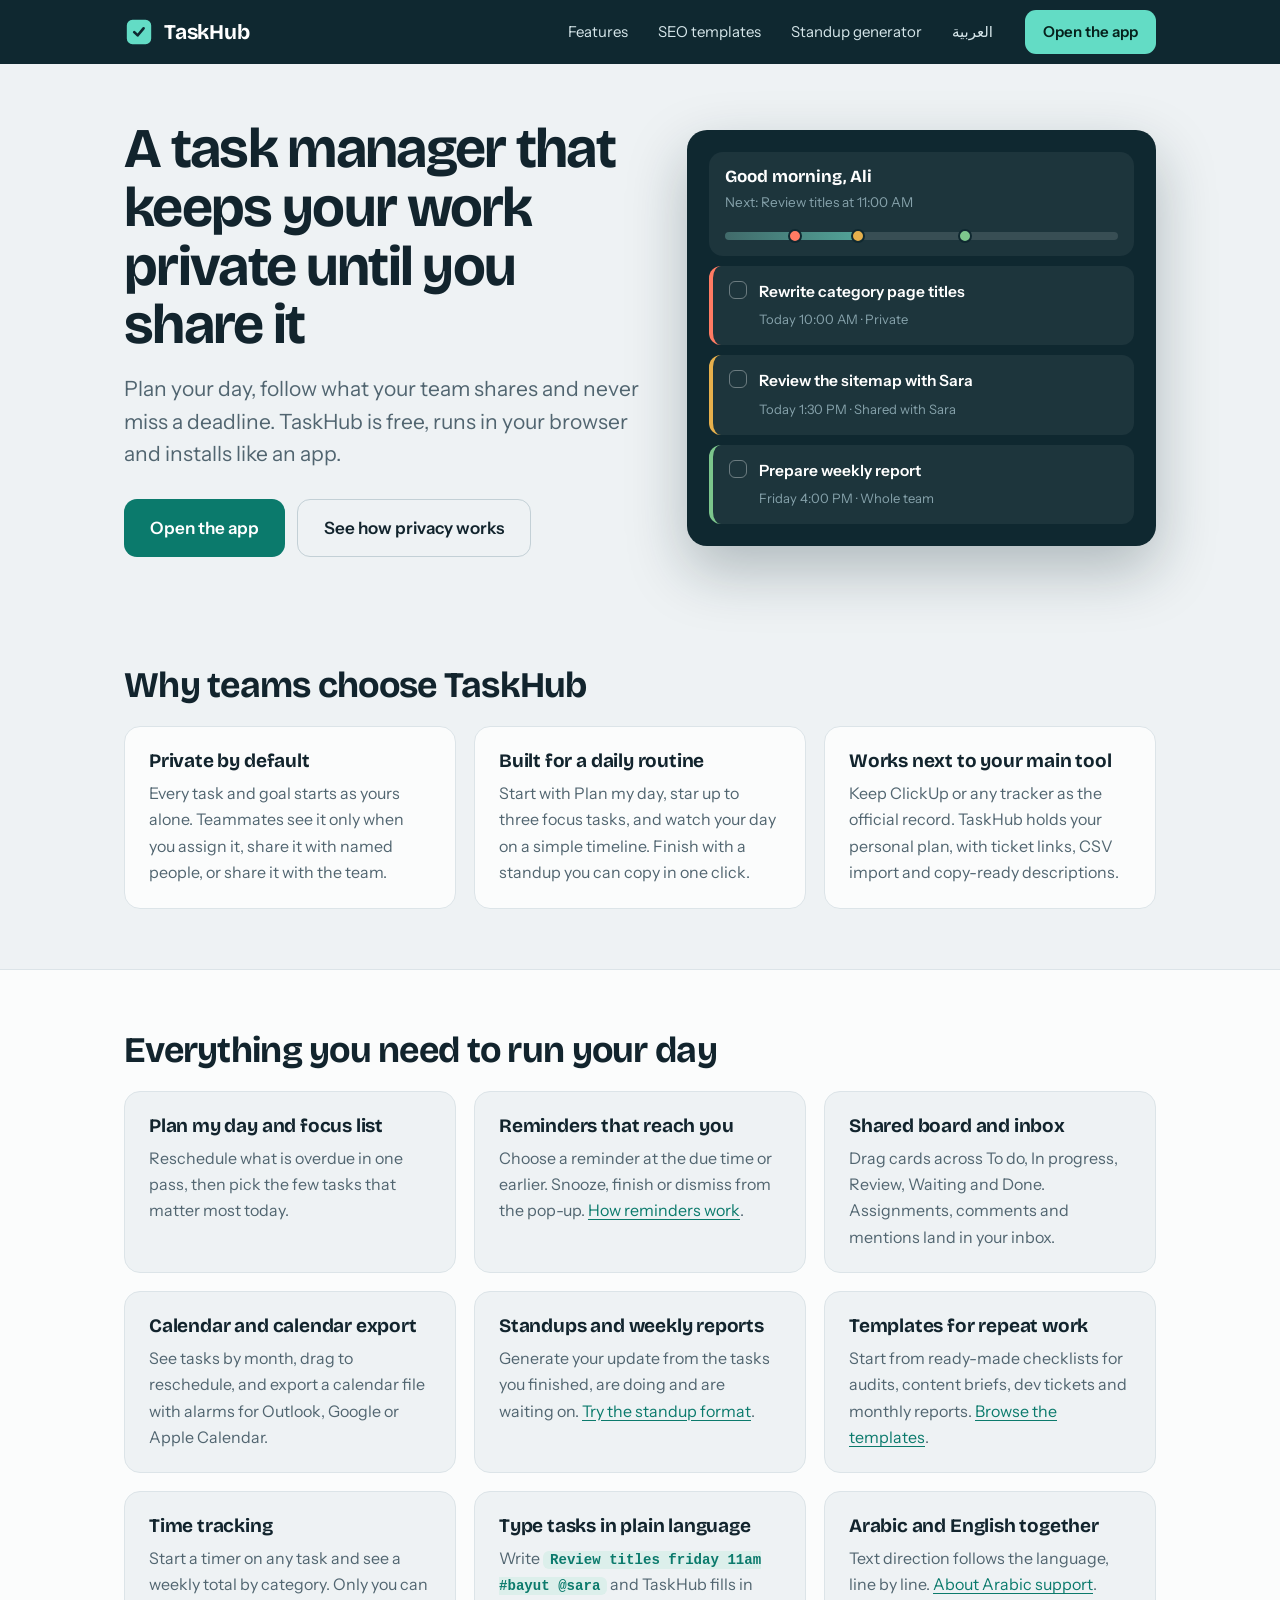
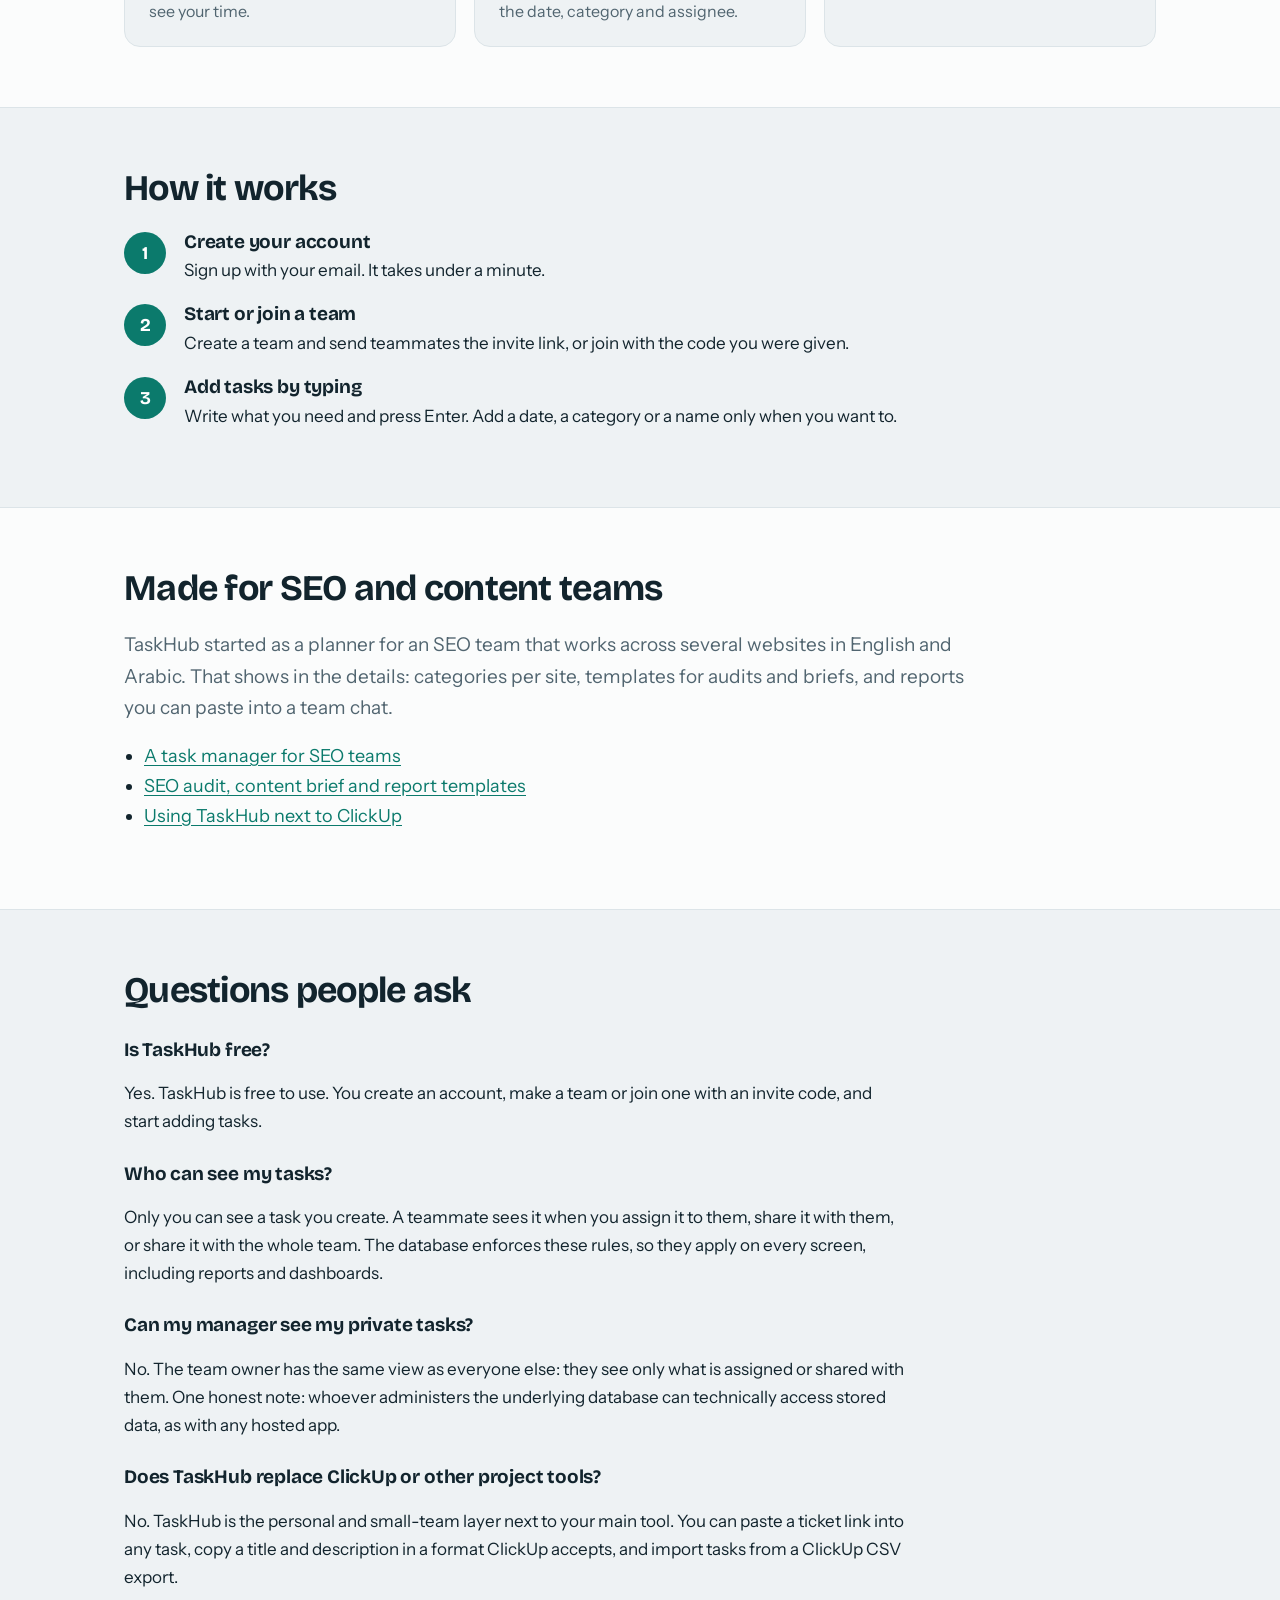
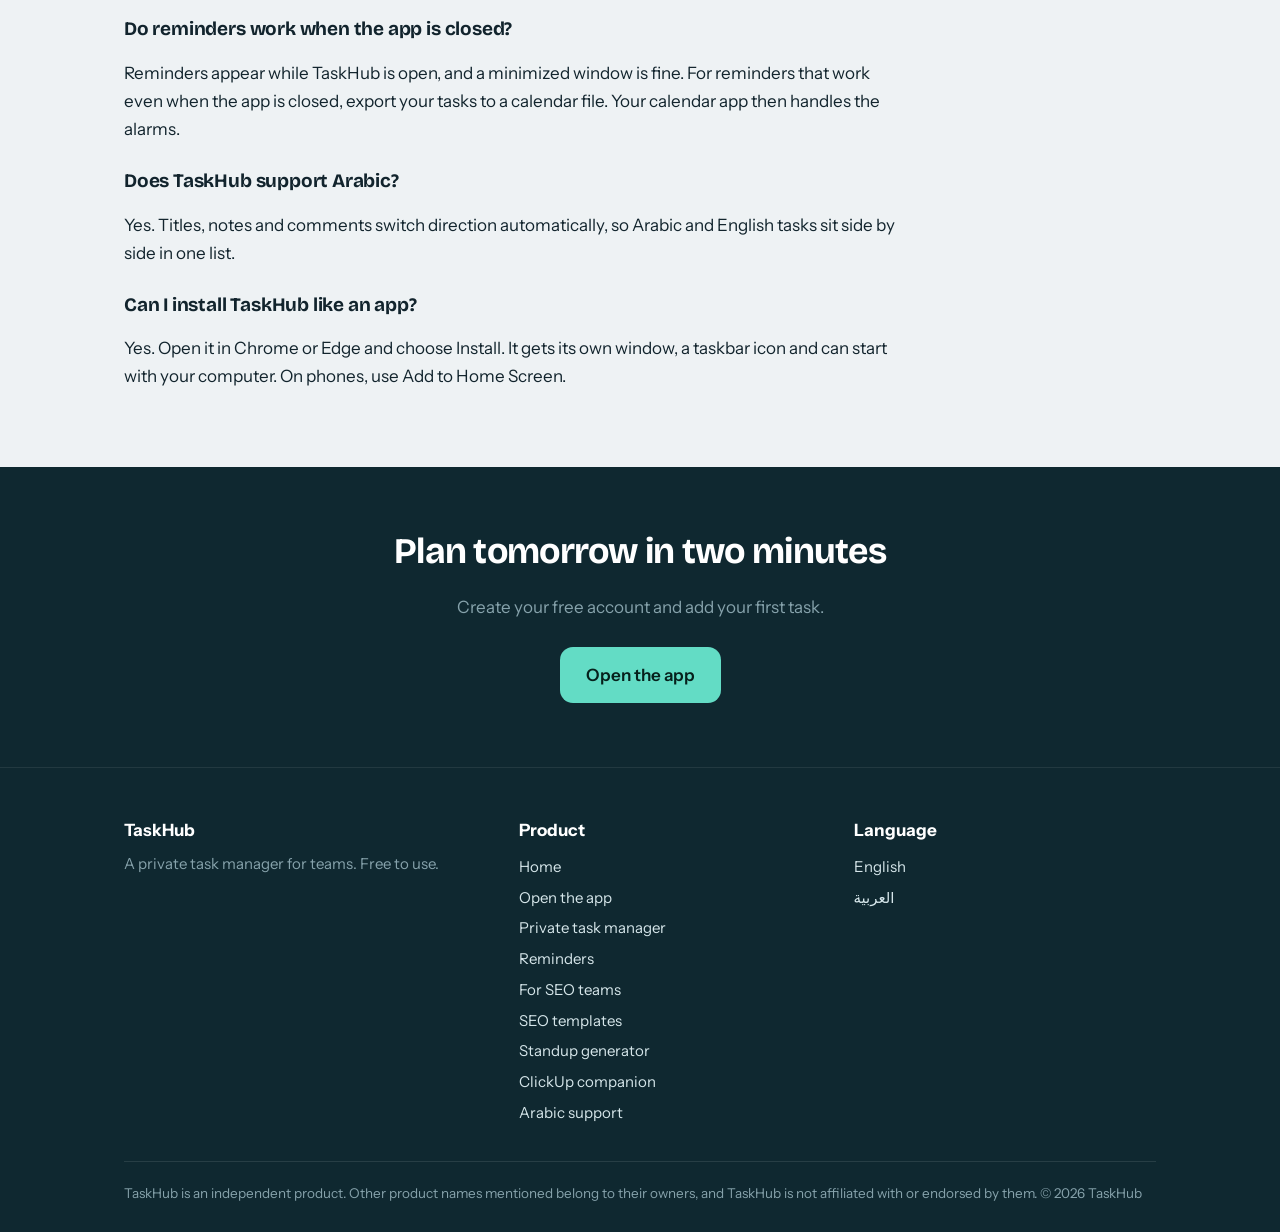
<file: index.html>
<!doctype html>
<html lang="en" dir="ltr">
<head>
<meta charset="utf-8">
<meta name="viewport" content="width=device-width, initial-scale=1">
<title>TaskHub: Private Task Manager for Teams, Free to Use</title>
<meta name="description" content="TaskHub is a free task manager where everything is private until you share it. Plan your day, get reminders, assign work and copy standups in one click.">
<link rel="canonical" href="https://taskhub-beryl-kappa.vercel.app/">
<link rel="alternate" hreflang="en" href="https://taskhub-beryl-kappa.vercel.app/">
<link rel="alternate" hreflang="ar" href="https://taskhub-beryl-kappa.vercel.app/ar/">
<link rel="alternate" hreflang="x-default" href="https://taskhub-beryl-kappa.vercel.app/">
<meta name="robots" content="index, follow, max-image-preview:large">
<meta name="theme-color" content="#0F2830">
<meta property="og:type" content="website">
<meta property="og:site_name" content="TaskHub">
<meta property="og:title" content="TaskHub: Private Task Manager for Teams, Free to Use">
<meta property="og:description" content="TaskHub is a free task manager where everything is private until you share it. Plan your day, get reminders, assign work and copy standups in one click.">
<meta property="og:url" content="https://taskhub-beryl-kappa.vercel.app/">
<meta property="og:image" content="https://taskhub-beryl-kappa.vercel.app/og-image.png">
<meta property="og:image:width" content="1200">
<meta property="og:image:height" content="630">
<meta property="og:locale" content="en_US">
<meta name="twitter:card" content="summary_large_image">
<meta name="twitter:title" content="TaskHub: Private Task Manager for Teams, Free to Use">
<meta name="twitter:description" content="TaskHub is a free task manager where everything is private until you share it. Plan your day, get reminders, assign work and copy standups in one click.">
<meta name="twitter:image" content="https://taskhub-beryl-kappa.vercel.app/og-image.png">
<link rel="icon" href="/icon.svg" type="image/svg+xml">
<link rel="preconnect" href="https://fonts.googleapis.com">
<link rel="preconnect" href="https://fonts.gstatic.com" crossorigin>
<link rel="stylesheet" href="https://fonts.googleapis.com/css2?family=Bricolage+Grotesque:opsz,wght@12..96,500;12..96,700&family=Instrument+Sans:wght@400;500;600&display=swap">
<link rel="stylesheet" href="/site.css">
<script type="application/ld+json">[{"@context":"https://schema.org","@type":"SoftwareApplication","name":"TaskHub","applicationCategory":"BusinessApplication","operatingSystem":"Web, Windows, macOS, Android, iOS","url":"https://taskhub-beryl-kappa.vercel.app/","description":"TaskHub is a free task manager where everything is private until you share it. Plan your day, get reminders, assign work and copy standups in one click.","inLanguage":"en","offers":{"@type":"Offer","price":"0","priceCurrency":"USD"}},{"@context":"https://schema.org","@type":"FAQPage","mainEntity":[{"@type":"Question","name":"Is TaskHub free?","acceptedAnswer":{"@type":"Answer","text":"Yes. TaskHub is free to use. You create an account, make a team or join one with an invite code, and start adding tasks."}},{"@type":"Question","name":"Who can see my tasks?","acceptedAnswer":{"@type":"Answer","text":"Only you can see a task you create. A teammate sees it when you assign it to them, share it with them, or share it with the whole team. The database enforces these rules, so they apply on every screen, including reports and dashboards."}},{"@type":"Question","name":"Can my manager see my private tasks?","acceptedAnswer":{"@type":"Answer","text":"No. The team owner has the same view as everyone else: they see only what is assigned or shared with them. One honest note: whoever administers the underlying database can technically access stored data, as with any hosted app."}},{"@type":"Question","name":"Does TaskHub replace ClickUp or other project tools?","acceptedAnswer":{"@type":"Answer","text":"No. TaskHub is the personal and small-team layer next to your main tool. You can paste a ticket link into any task, copy a title and description in a format ClickUp accepts, and import tasks from a ClickUp CSV export."}},{"@type":"Question","name":"Do reminders work when the app is closed?","acceptedAnswer":{"@type":"Answer","text":"Reminders appear while TaskHub is open, and a minimized window is fine. For reminders that work even when the app is closed, export your tasks to a calendar file. Your calendar app then handles the alarms."}},{"@type":"Question","name":"Does TaskHub support Arabic?","acceptedAnswer":{"@type":"Answer","text":"Yes. Titles, notes and comments switch direction automatically, so Arabic and English tasks sit side by side in one list."}},{"@type":"Question","name":"Can I install TaskHub like an app?","acceptedAnswer":{"@type":"Answer","text":"Yes. Open it in Chrome or Edge and choose Install. It gets its own window, a taskbar icon and can start with your computer. On phones, use Add to Home Screen."}}]}]</script>
</head>
<body class="">
<a class="skip" href="#main">Skip to content</a>
<header class="top"><div class="wrap bar">
 <a class="brand" href="/"><svg class="logo-mark" viewBox="0 0 32 32" aria-hidden="true"><path fill="currentColor" fill-rule="evenodd" d="M9 3h14a6 6 0 0 1 6 6v14a6 6 0 0 1-6 6H9a6 6 0 0 1-6-6V9a6 6 0 0 1 6-6Zm10.7 8.3-5.2 6.3-2.6-2.5a1.4 1.4 0 0 0-2 2l3.7 3.5a1.4 1.4 0 0 0 2-.1l6.1-7.3a1.4 1.4 0 1 0-2-1.9Z"/></svg><span>TaskHub</span></a>
 <nav aria-label="Main"><a href="/#features">Features</a><a href="/seo-task-templates/">SEO templates</a><a href="/daily-standup-generator/">Standup generator</a><a href="/ar/" hreflang="ar" lang="ar">العربية</a></nav>
 <a class="btn" href="/app/">Open the app</a>
</div></header>
<main id="main">

<section class="hero"><div class="wrap"><div class="hero-in"><h1>A task manager that keeps your work private until you share it</h1><p class="lead">Plan your day, follow what your team shares and never miss a deadline. TaskHub is free, runs in your browser and installs like an app.</p><div class="btns"><a class="btn big" href="/app/">Open the app</a><a class="btn ghost big" href="/private-task-manager-for-teams/">See how privacy works</a></div></div><div class="mock" aria-hidden="true">
 <div class="m-strip"><b>Good morning, Ali</b><span>Next: Review titles at 11:00 AM</span>
  <div class="m-track"><i style="width:34%"></i><u style="left:18%" class="p3"></u><u style="left:34%" class="p2"></u><u style="left:61%" class="p1"></u></div></div>
 <div class="m-row p3"><s></s><div><b>Rewrite category page titles</b><small>Today 10:00 AM · Private</small></div></div>
 <div class="m-row p2"><s></s><div><b>Review the sitemap with Sara</b><small>Today 1:30 PM · Shared with Sara</small></div></div>
 <div class="m-row p1"><s></s><div><b>Prepare weekly report</b><small>Friday 4:00 PM · Whole team</small></div></div></div></div></section>
<section class="block"><div class="wrap"><h2>Why teams choose TaskHub</h2><div class="grid3">
      <article><h3>Private by default</h3><p>Every task and goal starts as yours alone. Teammates see it only when you assign it, share it with named people, or share it with the team.</p></article>
      <article><h3>Built for a daily routine</h3><p>Start with Plan my day, star up to three focus tasks, and watch your day on a simple timeline. Finish with a standup you can copy in one click.</p></article>
      <article><h3>Works next to your main tool</h3><p>Keep ClickUp or any tracker as the official record. TaskHub holds your personal plan, with ticket links, CSV import and copy-ready descriptions.</p></article></div></div></section>
<section class="block alt"><div class="wrap"><h2 id="features">Everything you need to run your day</h2><div class="grid3">
      <article><h3>Plan my day and focus list</h3><p>Reschedule what is overdue in one pass, then pick the few tasks that matter most today.</p></article>
      <article><h3>Reminders that reach you</h3><p>Choose a reminder at the due time or earlier. Snooze, finish or dismiss from the pop-up. <a href="/task-manager-with-reminders/">How reminders work</a>.</p></article>
      <article><h3>Shared board and inbox</h3><p>Drag cards across To do, In progress, Review, Waiting and Done. Assignments, comments and mentions land in your inbox.</p></article>
      <article><h3>Calendar and calendar export</h3><p>See tasks by month, drag to reschedule, and export a calendar file with alarms for Outlook, Google or Apple Calendar.</p></article>
      <article><h3>Standups and weekly reports</h3><p>Generate your update from the tasks you finished, are doing and are waiting on. <a href="/daily-standup-generator/">Try the standup format</a>.</p></article>
      <article><h3>Templates for repeat work</h3><p>Start from ready-made checklists for audits, content briefs, dev tickets and monthly reports. <a href="/seo-task-templates/">Browse the templates</a>.</p></article>
      <article><h3>Time tracking</h3><p>Start a timer on any task and see a weekly total by category. Only you can see your time.</p></article>
      <article><h3>Type tasks in plain language</h3><p>Write <code>Review titles friday 11am #bayut @sara</code> and TaskHub fills in the date, category and assignee.</p></article>
      <article><h3>Arabic and English together</h3><p>Text direction follows the language, line by line. <a href="/arabic-task-manager/">About Arabic support</a>.</p></article></div></div></section>
<section class="block"><div class="wrap"><h2>How it works</h2><ol class="steps">
      <li><h3>Create your account</h3><p>Sign up with your email. It takes under a minute.</p></li>
      <li><h3>Start or join a team</h3><p>Create a team and send teammates the invite link, or join with the code you were given.</p></li>
      <li><h3>Add tasks by typing</h3><p>Write what you need and press Enter. Add a date, a category or a name only when you want to.</p></li></ol></div></section>
<section class="block alt"><div class="wrap"><h2>Made for SEO and content teams</h2><p class="lead2">TaskHub started as a planner for an SEO team that works across several websites in English and Arabic. That shows in the details: categories per site, templates for audits and briefs, and reports you can paste into a team chat.</p>
      <ul class="links"><li><a href="/task-manager-for-seo-teams/">A task manager for SEO teams</a></li><li><a href="/seo-task-templates/">SEO audit, content brief and report templates</a></li><li><a href="/clickup-companion-app/">Using TaskHub next to ClickUp</a></li></ul></div></section>
<section class="block"><div class="wrap"><h2 id="faq">Questions people ask</h2><h3>Is TaskHub free?</h3><p>Yes. TaskHub is free to use. You create an account, make a team or join one with an invite code, and start adding tasks.</p><h3>Who can see my tasks?</h3><p>Only you can see a task you create. A teammate sees it when you assign it to them, share it with them, or share it with the whole team. The database enforces these rules, so they apply on every screen, including reports and dashboards.</p><h3>Can my manager see my private tasks?</h3><p>No. The team owner has the same view as everyone else: they see only what is assigned or shared with them. One honest note: whoever administers the underlying database can technically access stored data, as with any hosted app.</p><h3>Does TaskHub replace ClickUp or other project tools?</h3><p>No. TaskHub is the personal and small-team layer next to your main tool. You can paste a ticket link into any task, copy a title and description in a format ClickUp accepts, and import tasks from a ClickUp CSV export.</p><h3>Do reminders work when the app is closed?</h3><p>Reminders appear while TaskHub is open, and a minimized window is fine. For reminders that work even when the app is closed, export your tasks to a calendar file. Your calendar app then handles the alarms.</p><h3>Does TaskHub support Arabic?</h3><p>Yes. Titles, notes and comments switch direction automatically, so Arabic and English tasks sit side by side in one list.</p><h3>Can I install TaskHub like an app?</h3><p>Yes. Open it in Chrome or Edge and choose Install. It gets its own window, a taskbar icon and can start with your computer. On phones, use Add to Home Screen.</p></div></section>
<section class="cta"><div class="wrap"><h2>Plan tomorrow in two minutes</h2><p>Create your free account and add your first task.</p><a class="btn big" href="/app/">Open the app</a></div></section>
</main>
<footer class="foot"><div class="wrap">
 <div class="cols"><div><b>TaskHub</b><p>A private task manager for teams. Free to use.</p></div>
       <div><b>Product</b><a href="/">Home</a><a href="/app/">Open the app</a><a href="/private-task-manager-for-teams/">Private task manager</a><a href="/task-manager-with-reminders/">Reminders</a><a href="/task-manager-for-seo-teams/">For SEO teams</a><a href="/seo-task-templates/">SEO templates</a><a href="/daily-standup-generator/">Standup generator</a><a href="/clickup-companion-app/">ClickUp companion</a><a href="/arabic-task-manager/">Arabic support</a></div>
       <div><b>Language</b><a href="/" hreflang="en">English</a><a href="/ar/" hreflang="ar" lang="ar">العربية</a></div></div>
 <p class="legal">TaskHub is an independent product. Other product names mentioned belong to their owners, and TaskHub is not affiliated with or endorsed by them. © 2026 TaskHub</p>
</div></footer>
<script>try{var k=Object.keys(localStorage).some(function(x){return /^sb-.*-auth-token$/.test(x)});if(location.hash.indexOf('#join=')===0){location.replace('/app/'+location.hash)}else if(k&&location.pathname==='/'&&!location.search){location.replace('/app/')}}catch(e){}</script>
</body>
</html>
</file>
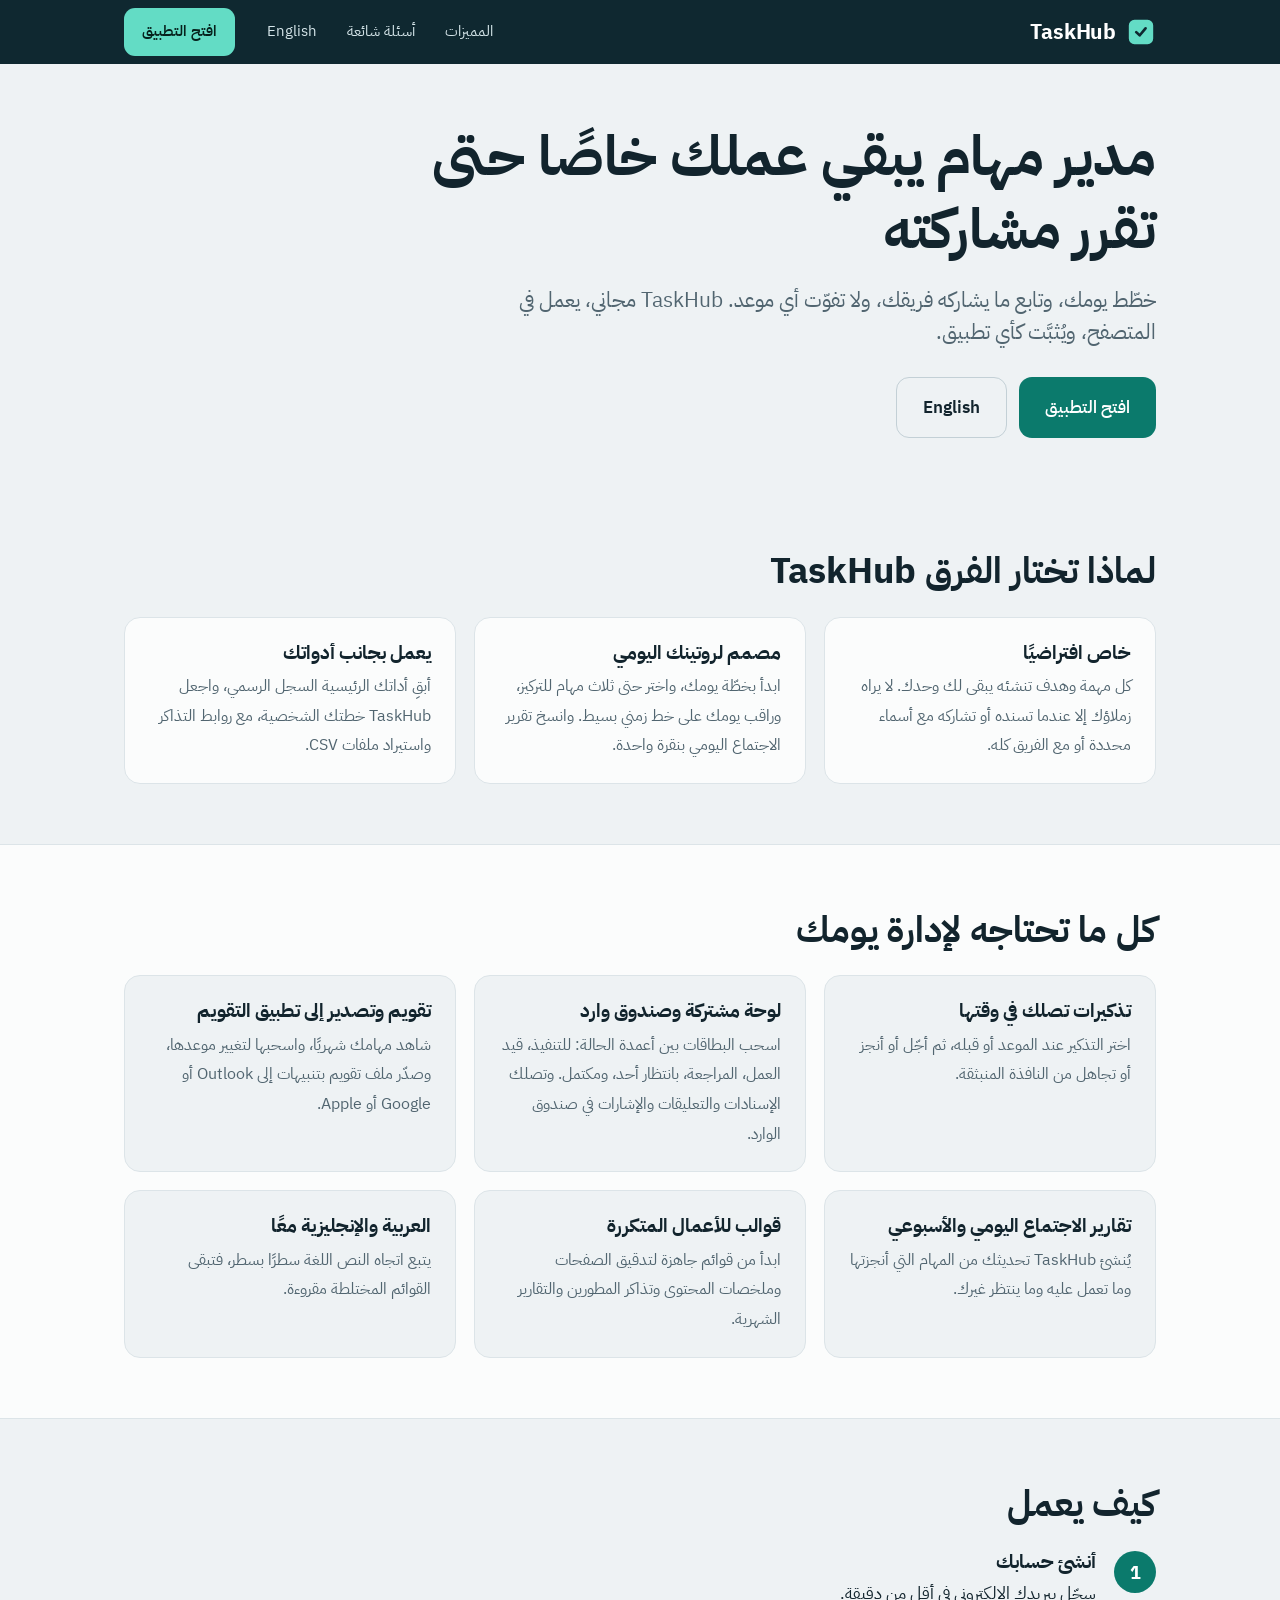
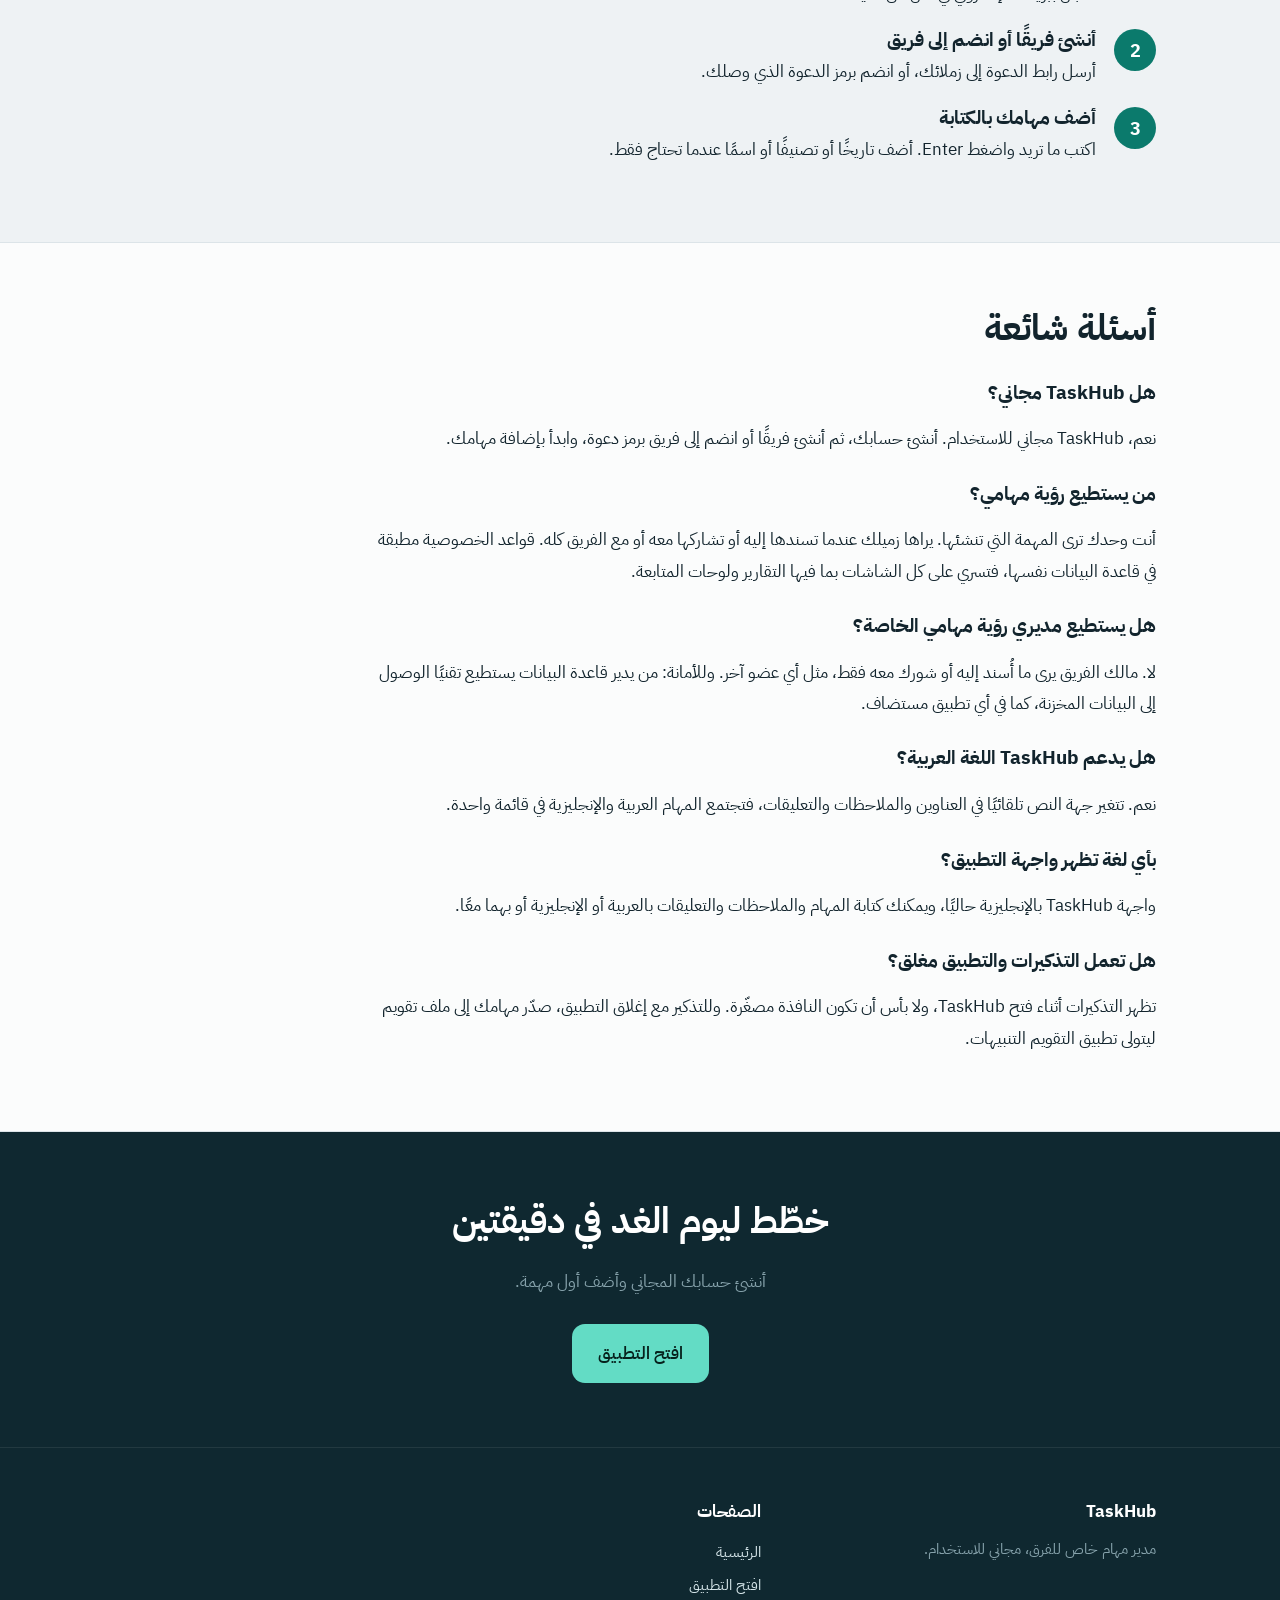
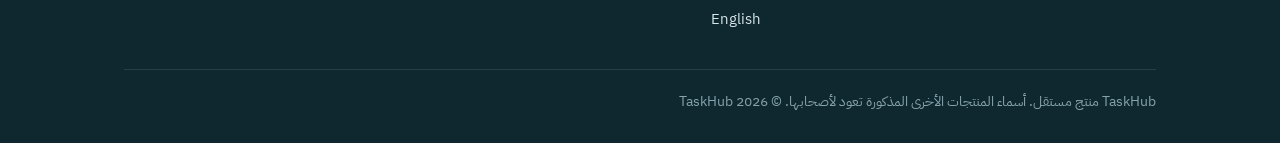
<file: ar/index.html>
<!doctype html>
<html lang="ar" dir="rtl">
<head>
<meta charset="utf-8">
<meta name="viewport" content="width=device-width, initial-scale=1">
<title>TaskHub: مدير مهام خاص للفرق ومجاني</title>
<meta name="description" content="TaskHub مدير مهام مجاني يبقي كل شيء خاصًا حتى تشاركه. خطّط يومك، واستلم التذكيرات، وأسند العمل، وانسخ تقرير اجتماعك اليومي بنقرة.">
<link rel="canonical" href="https://taskhub-beryl-kappa.vercel.app/ar/">
<link rel="alternate" hreflang="en" href="https://taskhub-beryl-kappa.vercel.app/">
<link rel="alternate" hreflang="ar" href="https://taskhub-beryl-kappa.vercel.app/ar/">
<link rel="alternate" hreflang="x-default" href="https://taskhub-beryl-kappa.vercel.app/">
<meta name="robots" content="index, follow, max-image-preview:large">
<meta name="theme-color" content="#0F2830">
<meta property="og:type" content="website">
<meta property="og:site_name" content="TaskHub">
<meta property="og:title" content="TaskHub: مدير مهام خاص للفرق ومجاني">
<meta property="og:description" content="TaskHub مدير مهام مجاني يبقي كل شيء خاصًا حتى تشاركه. خطّط يومك، واستلم التذكيرات، وأسند العمل، وانسخ تقرير اجتماعك اليومي بنقرة.">
<meta property="og:url" content="https://taskhub-beryl-kappa.vercel.app/ar/">
<meta property="og:image" content="https://taskhub-beryl-kappa.vercel.app/og-image.png">
<meta property="og:image:width" content="1200">
<meta property="og:image:height" content="630">
<meta property="og:locale" content="ar_AR">
<meta name="twitter:card" content="summary_large_image">
<meta name="twitter:title" content="TaskHub: مدير مهام خاص للفرق ومجاني">
<meta name="twitter:description" content="TaskHub مدير مهام مجاني يبقي كل شيء خاصًا حتى تشاركه. خطّط يومك، واستلم التذكيرات، وأسند العمل، وانسخ تقرير اجتماعك اليومي بنقرة.">
<meta name="twitter:image" content="https://taskhub-beryl-kappa.vercel.app/og-image.png">
<link rel="icon" href="/icon.svg" type="image/svg+xml">
<link rel="preconnect" href="https://fonts.googleapis.com">
<link rel="preconnect" href="https://fonts.gstatic.com" crossorigin>
<link rel="stylesheet" href="https://fonts.googleapis.com/css2?family=IBM+Plex+Sans+Arabic:wght@400;500;600;700&display=swap">
<link rel="stylesheet" href="/site.css">
<script type="application/ld+json">[{"@context":"https://schema.org","@type":"SoftwareApplication","name":"TaskHub","applicationCategory":"BusinessApplication","operatingSystem":"Web, Windows, macOS, Android, iOS","url":"https://taskhub-beryl-kappa.vercel.app/","description":"TaskHub مدير مهام مجاني يبقي كل شيء خاصًا حتى تشاركه. خطّط يومك، واستلم التذكيرات، وأسند العمل، وانسخ تقرير اجتماعك اليومي بنقرة.","inLanguage":"ar","offers":{"@type":"Offer","price":"0","priceCurrency":"USD"}},{"@context":"https://schema.org","@type":"FAQPage","mainEntity":[{"@type":"Question","name":"هل TaskHub مجاني؟","acceptedAnswer":{"@type":"Answer","text":"نعم، TaskHub مجاني للاستخدام. أنشئ حسابك، ثم أنشئ فريقًا أو انضم إلى فريق برمز دعوة، وابدأ بإضافة مهامك."}},{"@type":"Question","name":"من يستطيع رؤية مهامي؟","acceptedAnswer":{"@type":"Answer","text":"أنت وحدك ترى المهمة التي تنشئها. يراها زميلك عندما تسندها إليه أو تشاركها معه أو مع الفريق كله. قواعد الخصوصية مطبقة في قاعدة البيانات نفسها، فتسري على كل الشاشات بما فيها التقارير ولوحات المتابعة."}},{"@type":"Question","name":"هل يستطيع مديري رؤية مهامي الخاصة؟","acceptedAnswer":{"@type":"Answer","text":"لا. مالك الفريق يرى ما أُسند إليه أو شورك معه فقط، مثل أي عضو آخر. وللأمانة: من يدير قاعدة البيانات يستطيع تقنيًا الوصول إلى البيانات المخزنة، كما في أي تطبيق مستضاف."}},{"@type":"Question","name":"هل يدعم TaskHub اللغة العربية؟","acceptedAnswer":{"@type":"Answer","text":"نعم. تتغير جهة النص تلقائيًا في العناوين والملاحظات والتعليقات، فتجتمع المهام العربية والإنجليزية في قائمة واحدة."}},{"@type":"Question","name":"بأي لغة تظهر واجهة التطبيق؟","acceptedAnswer":{"@type":"Answer","text":"واجهة TaskHub بالإنجليزية حاليًا، ويمكنك كتابة المهام والملاحظات والتعليقات بالعربية أو الإنجليزية أو بهما معًا."}},{"@type":"Question","name":"هل تعمل التذكيرات والتطبيق مغلق؟","acceptedAnswer":{"@type":"Answer","text":"تظهر التذكيرات أثناء فتح TaskHub، ولا بأس أن تكون النافذة مصغّرة. وللتذكير مع إغلاق التطبيق، صدّر مهامك إلى ملف تقويم ليتولى تطبيق التقويم التنبيهات."}}]}]</script>
</head>
<body class="ar">
<a class="skip" href="#main">انتقل إلى المحتوى</a>
<header class="top"><div class="wrap bar">
 <a class="brand" href="/ar/"><svg class="logo-mark" viewBox="0 0 32 32" aria-hidden="true"><path fill="currentColor" fill-rule="evenodd" d="M9 3h14a6 6 0 0 1 6 6v14a6 6 0 0 1-6 6H9a6 6 0 0 1-6-6V9a6 6 0 0 1 6-6Zm10.7 8.3-5.2 6.3-2.6-2.5a1.4 1.4 0 0 0-2 2l3.7 3.5a1.4 1.4 0 0 0 2-.1l6.1-7.3a1.4 1.4 0 1 0-2-1.9Z"/></svg><span>TaskHub</span></a>
 <nav aria-label="التنقل الرئيسي"><a href="/ar/#features">المميزات</a><a href="/ar/#faq">أسئلة شائعة</a><a href="/" hreflang="en" lang="en">English</a></nav>
 <a class="btn" href="/app/">افتح التطبيق</a>
</div></header>
<main id="main">

<section class="hero"><div class="wrap"><div class="hero-in"><h1>مدير مهام يبقي عملك خاصًا حتى تقرر مشاركته</h1><p class="lead">خطّط يومك، وتابع ما يشاركه فريقك، ولا تفوّت أي موعد. TaskHub مجاني، يعمل في المتصفح، ويُثبَّت كأي تطبيق.</p><div class="btns"><a class="btn big" href="/app/">افتح التطبيق</a><a class="btn ghost big" href="/" hreflang="en" lang="en">English</a></div></div></div></section>
<section class="block"><div class="wrap"><h2>لماذا تختار الفرق TaskHub</h2><div class="grid3">
      <article><h3>خاص افتراضيًا</h3><p>كل مهمة وهدف تنشئه يبقى لك وحدك. لا يراه زملاؤك إلا عندما تسنده أو تشاركه مع أسماء محددة أو مع الفريق كله.</p></article>
      <article><h3>مصمم لروتينك اليومي</h3><p>ابدأ بخطّة يومك، واختر حتى ثلاث مهام للتركيز، وراقب يومك على خط زمني بسيط. وانسخ تقرير الاجتماع اليومي بنقرة واحدة.</p></article>
      <article><h3>يعمل بجانب أدواتك</h3><p>أبقِ أداتك الرئيسية السجل الرسمي، واجعل TaskHub خطتك الشخصية، مع روابط التذاكر واستيراد ملفات CSV.</p></article></div></div></section>
<section class="block alt"><div class="wrap"><h2 id="features">كل ما تحتاجه لإدارة يومك</h2><div class="grid3">
      <article><h3>تذكيرات تصلك في وقتها</h3><p>اختر التذكير عند الموعد أو قبله، ثم أجّل أو أنجز أو تجاهل من النافذة المنبثقة.</p></article>
      <article><h3>لوحة مشتركة وصندوق وارد</h3><p>اسحب البطاقات بين أعمدة الحالة: للتنفيذ، قيد العمل، المراجعة، بانتظار أحد، ومكتمل. وتصلك الإسنادات والتعليقات والإشارات في صندوق الوارد.</p></article>
      <article><h3>تقويم وتصدير إلى تطبيق التقويم</h3><p>شاهد مهامك شهريًا، واسحبها لتغيير موعدها، وصدّر ملف تقويم بتنبيهات إلى Outlook أو Google أو Apple.</p></article>
      <article><h3>تقارير الاجتماع اليومي والأسبوعي</h3><p>يُنشئ TaskHub تحديثك من المهام التي أنجزتها وما تعمل عليه وما ينتظر غيرك.</p></article>
      <article><h3>قوالب للأعمال المتكررة</h3><p>ابدأ من قوائم جاهزة لتدقيق الصفحات وملخصات المحتوى وتذاكر المطورين والتقارير الشهرية.</p></article>
      <article><h3>العربية والإنجليزية معًا</h3><p>يتبع اتجاه النص اللغة سطرًا بسطر، فتبقى القوائم المختلطة مقروءة.</p></article></div></div></section>
<section class="block"><div class="wrap"><h2>كيف يعمل</h2><ol class="steps">
      <li><h3>أنشئ حسابك</h3><p>سجّل ببريدك الإلكتروني في أقل من دقيقة.</p></li>
      <li><h3>أنشئ فريقًا أو انضم إلى فريق</h3><p>أرسل رابط الدعوة إلى زملائك، أو انضم برمز الدعوة الذي وصلك.</p></li>
      <li><h3>أضف مهامك بالكتابة</h3><p>اكتب ما تريد واضغط Enter. أضف تاريخًا أو تصنيفًا أو اسمًا عندما تحتاج فقط.</p></li></ol></div></section>
<section class="block alt"><div class="wrap"><h2 id="faq">أسئلة شائعة</h2><h3>هل TaskHub مجاني؟</h3><p>نعم، TaskHub مجاني للاستخدام. أنشئ حسابك، ثم أنشئ فريقًا أو انضم إلى فريق برمز دعوة، وابدأ بإضافة مهامك.</p><h3>من يستطيع رؤية مهامي؟</h3><p>أنت وحدك ترى المهمة التي تنشئها. يراها زميلك عندما تسندها إليه أو تشاركها معه أو مع الفريق كله. قواعد الخصوصية مطبقة في قاعدة البيانات نفسها، فتسري على كل الشاشات بما فيها التقارير ولوحات المتابعة.</p><h3>هل يستطيع مديري رؤية مهامي الخاصة؟</h3><p>لا. مالك الفريق يرى ما أُسند إليه أو شورك معه فقط، مثل أي عضو آخر. وللأمانة: من يدير قاعدة البيانات يستطيع تقنيًا الوصول إلى البيانات المخزنة، كما في أي تطبيق مستضاف.</p><h3>هل يدعم TaskHub اللغة العربية؟</h3><p>نعم. تتغير جهة النص تلقائيًا في العناوين والملاحظات والتعليقات، فتجتمع المهام العربية والإنجليزية في قائمة واحدة.</p><h3>بأي لغة تظهر واجهة التطبيق؟</h3><p>واجهة TaskHub بالإنجليزية حاليًا، ويمكنك كتابة المهام والملاحظات والتعليقات بالعربية أو الإنجليزية أو بهما معًا.</p><h3>هل تعمل التذكيرات والتطبيق مغلق؟</h3><p>تظهر التذكيرات أثناء فتح TaskHub، ولا بأس أن تكون النافذة مصغّرة. وللتذكير مع إغلاق التطبيق، صدّر مهامك إلى ملف تقويم ليتولى تطبيق التقويم التنبيهات.</p></div></section>
<section class="cta"><div class="wrap"><h2>خطّط ليوم الغد في دقيقتين</h2><p>أنشئ حسابك المجاني وأضف أول مهمة.</p><a class="btn big" href="/app/">افتح التطبيق</a></div></section>
</main>
<footer class="foot"><div class="wrap">
 <div class="cols"><div><b>TaskHub</b><p>مدير مهام خاص للفرق، مجاني للاستخدام.</p></div><div><b>الصفحات</b><a href="/ar/">الرئيسية</a><a href="/app/">افتح التطبيق</a><a href="/">English</a></div></div>
 <p class="legal">TaskHub منتج مستقل. أسماء المنتجات الأخرى المذكورة تعود لأصحابها. © 2026 TaskHub</p>
</div></footer>
<script>try{var k=Object.keys(localStorage).some(function(x){return /^sb-.*-auth-token$/.test(x)});if(location.hash.indexOf('#join=')===0){location.replace('/app/'+location.hash)}else if(k&&location.pathname==='/ar/'&&!location.search){location.replace('/app/')}}catch(e){}</script>
</body>
</html>
</file>
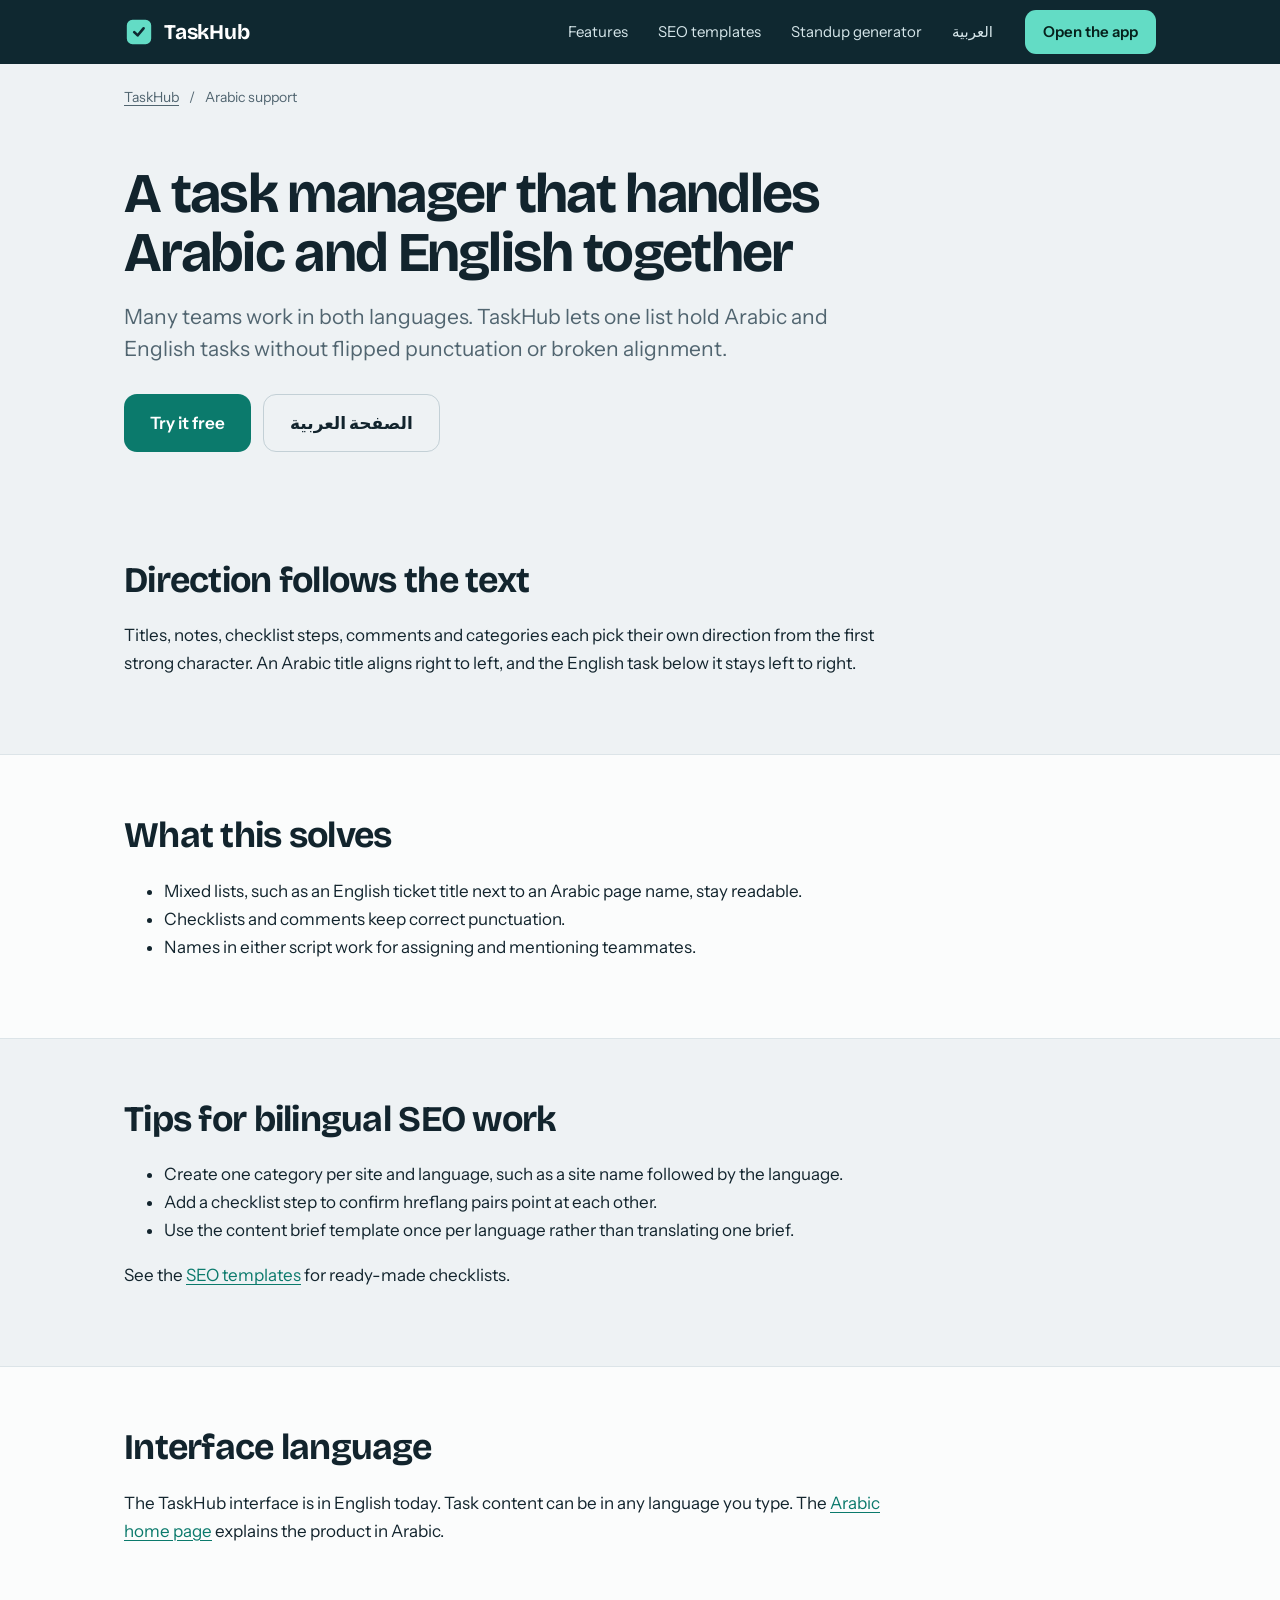
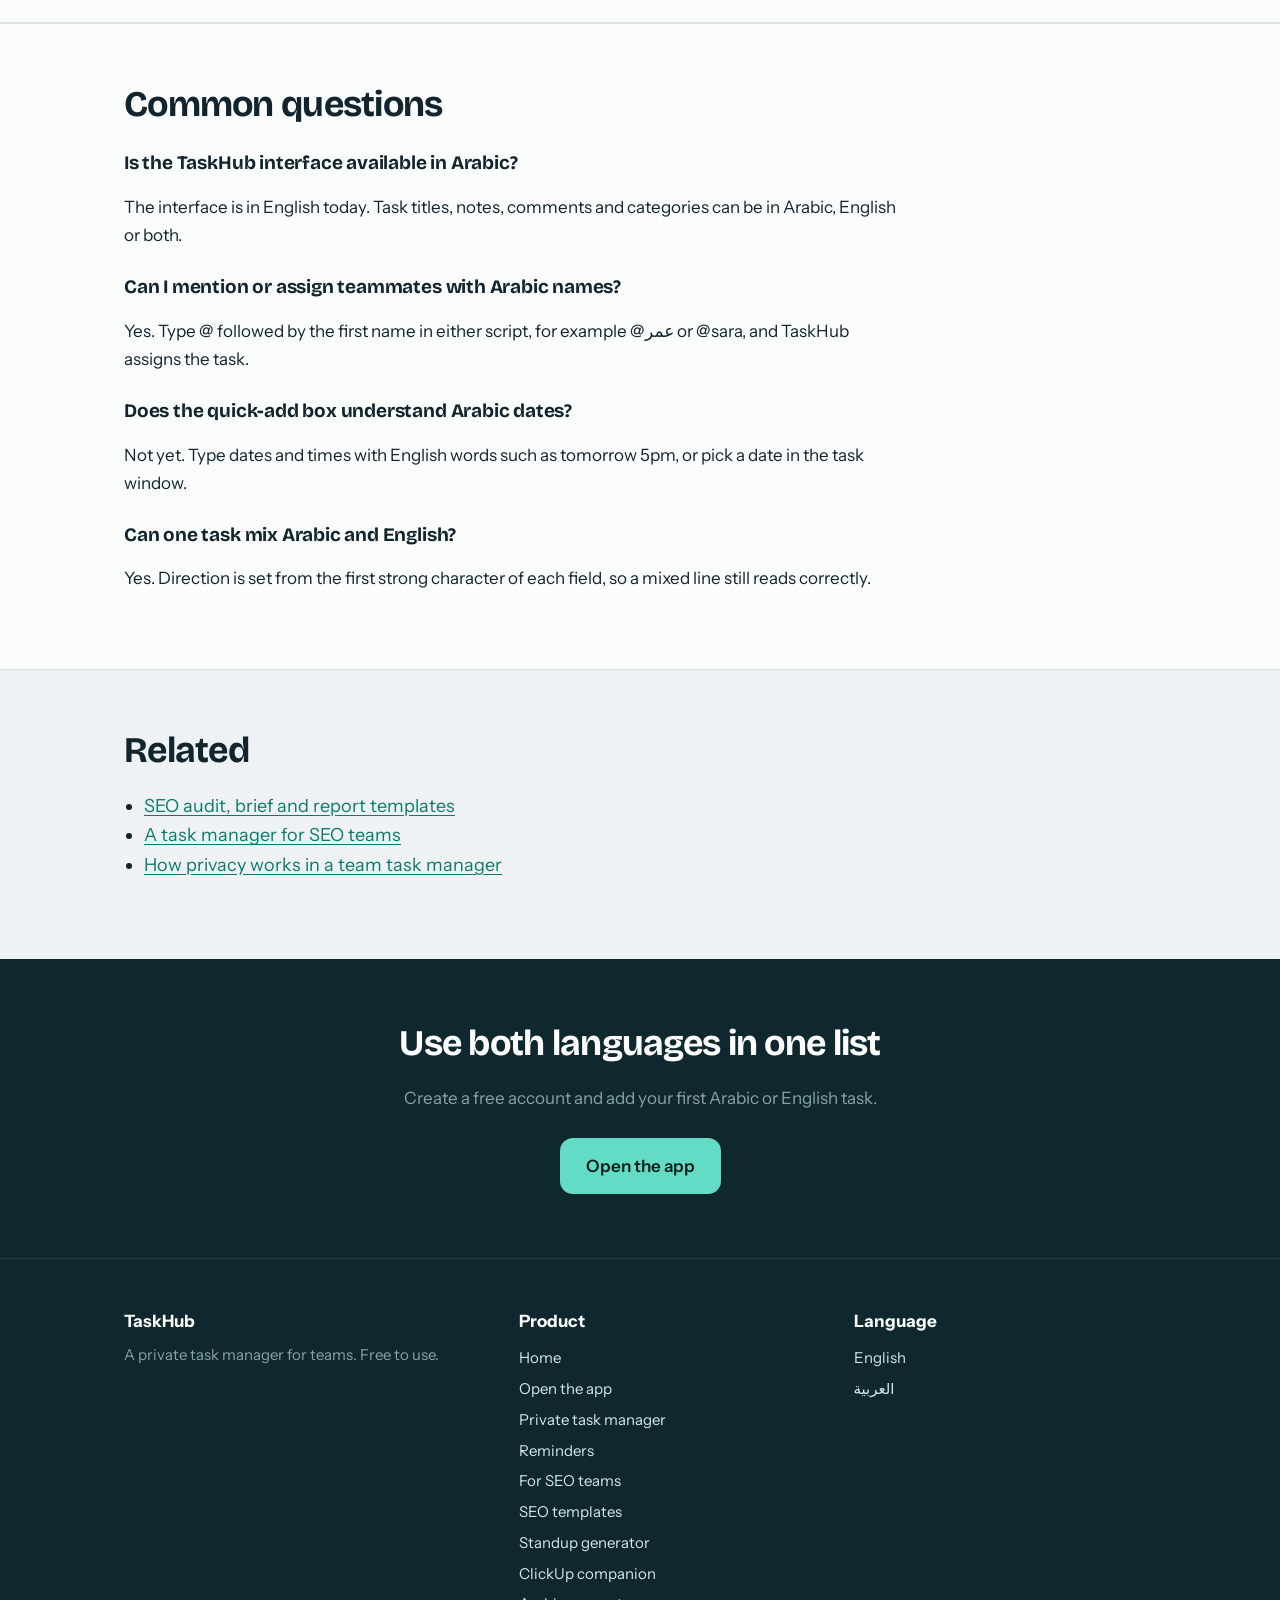
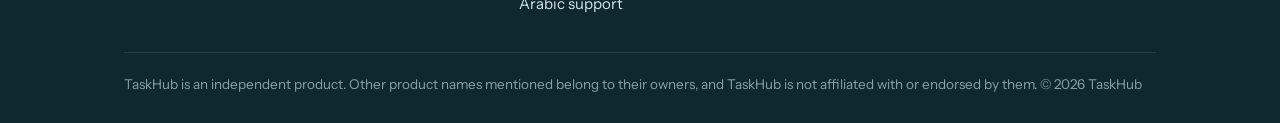
<file: arabic-task-manager/index.html>
<!doctype html>
<html lang="en" dir="ltr">
<head>
<meta charset="utf-8">
<meta name="viewport" content="width=device-width, initial-scale=1">
<title>Arabic Task Manager With Right-to-Left Support | TaskHub</title>
<meta name="description" content="Write tasks in Arabic, English or both. TaskHub switches text direction line by line, so mixed-language lists, notes and comments read correctly.">
<link rel="canonical" href="https://taskhub-beryl-kappa.vercel.app/arabic-task-manager/">

<meta name="robots" content="index, follow, max-image-preview:large">
<meta name="theme-color" content="#0F2830">
<meta property="og:type" content="website">
<meta property="og:site_name" content="TaskHub">
<meta property="og:title" content="Arabic Task Manager With Right-to-Left Support | TaskHub">
<meta property="og:description" content="Write tasks in Arabic, English or both. TaskHub switches text direction line by line, so mixed-language lists, notes and comments read correctly.">
<meta property="og:url" content="https://taskhub-beryl-kappa.vercel.app/arabic-task-manager/">
<meta property="og:image" content="https://taskhub-beryl-kappa.vercel.app/og-image.png">
<meta property="og:image:width" content="1200">
<meta property="og:image:height" content="630">
<meta property="og:locale" content="en_US">
<meta name="twitter:card" content="summary_large_image">
<meta name="twitter:title" content="Arabic Task Manager With Right-to-Left Support | TaskHub">
<meta name="twitter:description" content="Write tasks in Arabic, English or both. TaskHub switches text direction line by line, so mixed-language lists, notes and comments read correctly.">
<meta name="twitter:image" content="https://taskhub-beryl-kappa.vercel.app/og-image.png">
<link rel="icon" href="/icon.svg" type="image/svg+xml">
<link rel="preconnect" href="https://fonts.googleapis.com">
<link rel="preconnect" href="https://fonts.gstatic.com" crossorigin>
<link rel="stylesheet" href="https://fonts.googleapis.com/css2?family=Bricolage+Grotesque:opsz,wght@12..96,500;12..96,700&family=Instrument+Sans:wght@400;500;600&display=swap">
<link rel="stylesheet" href="/site.css">
<script type="application/ld+json">[{"@context":"https://schema.org","@type":"SoftwareApplication","name":"TaskHub","applicationCategory":"BusinessApplication","operatingSystem":"Web, Windows, macOS, Android, iOS","url":"https://taskhub-beryl-kappa.vercel.app/","description":"Write tasks in Arabic, English or both. TaskHub switches text direction line by line, so mixed-language lists, notes and comments read correctly.","inLanguage":"en","offers":{"@type":"Offer","price":"0","priceCurrency":"USD"}},{"@context":"https://schema.org","@type":"BreadcrumbList","itemListElement":[{"@type":"ListItem","position":1,"name":"TaskHub","item":"https://taskhub-beryl-kappa.vercel.app/"},{"@type":"ListItem","position":2,"name":"Arabic support","item":"https://taskhub-beryl-kappa.vercel.app/arabic-task-manager/"}]},{"@context":"https://schema.org","@type":"FAQPage","mainEntity":[{"@type":"Question","name":"Is the TaskHub interface available in Arabic?","acceptedAnswer":{"@type":"Answer","text":"The interface is in English today. Task titles, notes, comments and categories can be in Arabic, English or both."}},{"@type":"Question","name":"Can I mention or assign teammates with Arabic names?","acceptedAnswer":{"@type":"Answer","text":"Yes. Type @ followed by the first name in either script, for example @عمر or @sara, and TaskHub assigns the task."}},{"@type":"Question","name":"Does the quick-add box understand Arabic dates?","acceptedAnswer":{"@type":"Answer","text":"Not yet. Type dates and times with English words such as tomorrow 5pm, or pick a date in the task window."}},{"@type":"Question","name":"Can one task mix Arabic and English?","acceptedAnswer":{"@type":"Answer","text":"Yes. Direction is set from the first strong character of each field, so a mixed line still reads correctly."}}]}]</script>
</head>
<body class="">
<a class="skip" href="#main">Skip to content</a>
<header class="top"><div class="wrap bar">
 <a class="brand" href="/"><svg class="logo-mark" viewBox="0 0 32 32" aria-hidden="true"><path fill="currentColor" fill-rule="evenodd" d="M9 3h14a6 6 0 0 1 6 6v14a6 6 0 0 1-6 6H9a6 6 0 0 1-6-6V9a6 6 0 0 1 6-6Zm10.7 8.3-5.2 6.3-2.6-2.5a1.4 1.4 0 0 0-2 2l3.7 3.5a1.4 1.4 0 0 0 2-.1l6.1-7.3a1.4 1.4 0 1 0-2-1.9Z"/></svg><span>TaskHub</span></a>
 <nav aria-label="Main"><a href="/#features">Features</a><a href="/seo-task-templates/">SEO templates</a><a href="/daily-standup-generator/">Standup generator</a><a href="/ar/" hreflang="ar" lang="ar">العربية</a></nav>
 <a class="btn" href="/app/">Open the app</a>
</div></header>
<main id="main">
<div class="wrap"><nav class="crumbs" aria-label="Breadcrumb"><a href="/">TaskHub</a><span aria-hidden="true">/</span><span>Arabic support</span></nav></div>
<section class="hero"><div class="wrap"><div class="hero-in"><h1>A task manager that handles Arabic and English together</h1><p class="lead">Many teams work in both languages. TaskHub lets one list hold Arabic and English tasks without flipped punctuation or broken alignment.</p><div class="btns"><a class="btn big" href="/app/">Try it free</a><a class="btn ghost big" href="/ar/" hreflang="ar" lang="ar">الصفحة العربية</a></div></div></div></section>
<section class="block"><div class="wrap"><h2>Direction follows the text</h2><p>Titles, notes, checklist steps, comments and categories each pick their own direction from the first strong character. An Arabic title aligns right to left, and the English task below it stays left to right.</p></div></section>
<section class="block alt"><div class="wrap"><h2>What this solves</h2><ul>
      <li>Mixed lists, such as an English ticket title next to an Arabic page name, stay readable.</li>
      <li>Checklists and comments keep correct punctuation.</li>
      <li>Names in either script work for assigning and mentioning teammates.</li></ul></div></section>
<section class="block"><div class="wrap"><h2>Tips for bilingual SEO work</h2><ul>
      <li>Create one category per site and language, such as a site name followed by the language.</li>
      <li>Add a checklist step to confirm hreflang pairs point at each other.</li>
      <li>Use the content brief template once per language rather than translating one brief.</li></ul>
      <p>See the <a href="/seo-task-templates/">SEO templates</a> for ready-made checklists.</p></div></section>
<section class="block alt"><div class="wrap"><h2>Interface language</h2><p>The TaskHub interface is in English today. Task content can be in any language you type. The <a href="/ar/" hreflang="ar" lang="ar">Arabic home page</a> explains the product in Arabic.</p></div></section>
<section class="block alt"><div class="wrap"><h2>Common questions</h2><h3>Is the TaskHub interface available in Arabic?</h3><p>The interface is in English today. Task titles, notes, comments and categories can be in Arabic, English or both.</p><h3>Can I mention or assign teammates with Arabic names?</h3><p>Yes. Type @ followed by the first name in either script, for example @عمر or @sara, and TaskHub assigns the task.</p><h3>Does the quick-add box understand Arabic dates?</h3><p>Not yet. Type dates and times with English words such as tomorrow 5pm, or pick a date in the task window.</p><h3>Can one task mix Arabic and English?</h3><p>Yes. Direction is set from the first strong character of each field, so a mixed line still reads correctly.</p></div></section>
<section class="block"><div class="wrap"><h2>Related</h2><ul class="links"><li><a href="/seo-task-templates/">SEO audit, brief and report templates</a></li><li><a href="/task-manager-for-seo-teams/">A task manager for SEO teams</a></li><li><a href="/private-task-manager-for-teams/">How privacy works in a team task manager</a></li></ul></div></section>
<section class="cta"><div class="wrap"><h2>Use both languages in one list</h2><p>Create a free account and add your first Arabic or English task.</p><a class="btn big" href="/app/">Open the app</a></div></section>
</main>
<footer class="foot"><div class="wrap">
 <div class="cols"><div><b>TaskHub</b><p>A private task manager for teams. Free to use.</p></div>
       <div><b>Product</b><a href="/">Home</a><a href="/app/">Open the app</a><a href="/private-task-manager-for-teams/">Private task manager</a><a href="/task-manager-with-reminders/">Reminders</a><a href="/task-manager-for-seo-teams/">For SEO teams</a><a href="/seo-task-templates/">SEO templates</a><a href="/daily-standup-generator/">Standup generator</a><a href="/clickup-companion-app/">ClickUp companion</a><a href="/arabic-task-manager/">Arabic support</a></div>
       <div><b>Language</b><a href="/" hreflang="en">English</a><a href="/ar/" hreflang="ar" lang="ar">العربية</a></div></div>
 <p class="legal">TaskHub is an independent product. Other product names mentioned belong to their owners, and TaskHub is not affiliated with or endorsed by them. © 2026 TaskHub</p>
</div></footer>
<script>try{var k=Object.keys(localStorage).some(function(x){return /^sb-.*-auth-token$/.test(x)});if(location.hash.indexOf('#join=')===0){location.replace('/app/'+location.hash)}else if(k&&location.pathname==='/'&&!location.search){location.replace('/app/')}}catch(e){}</script>
</body>
</html>
</file>
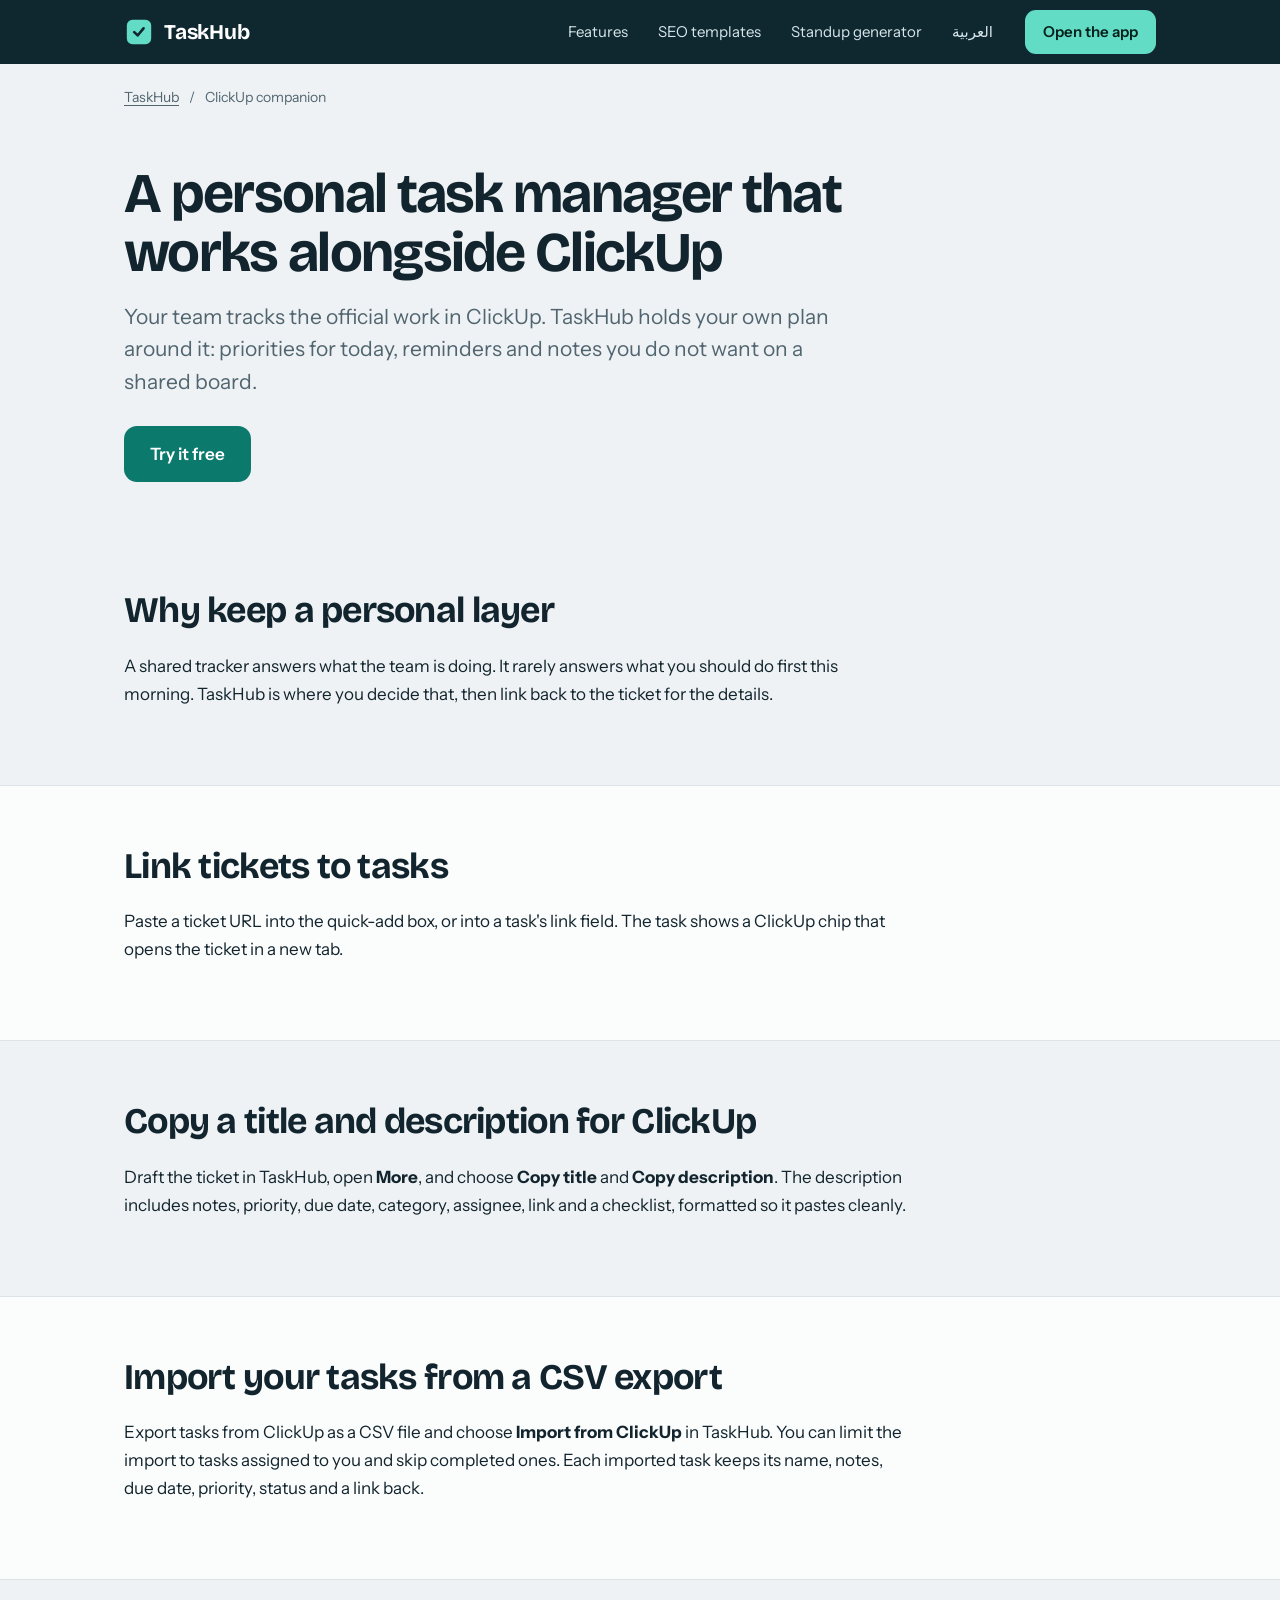
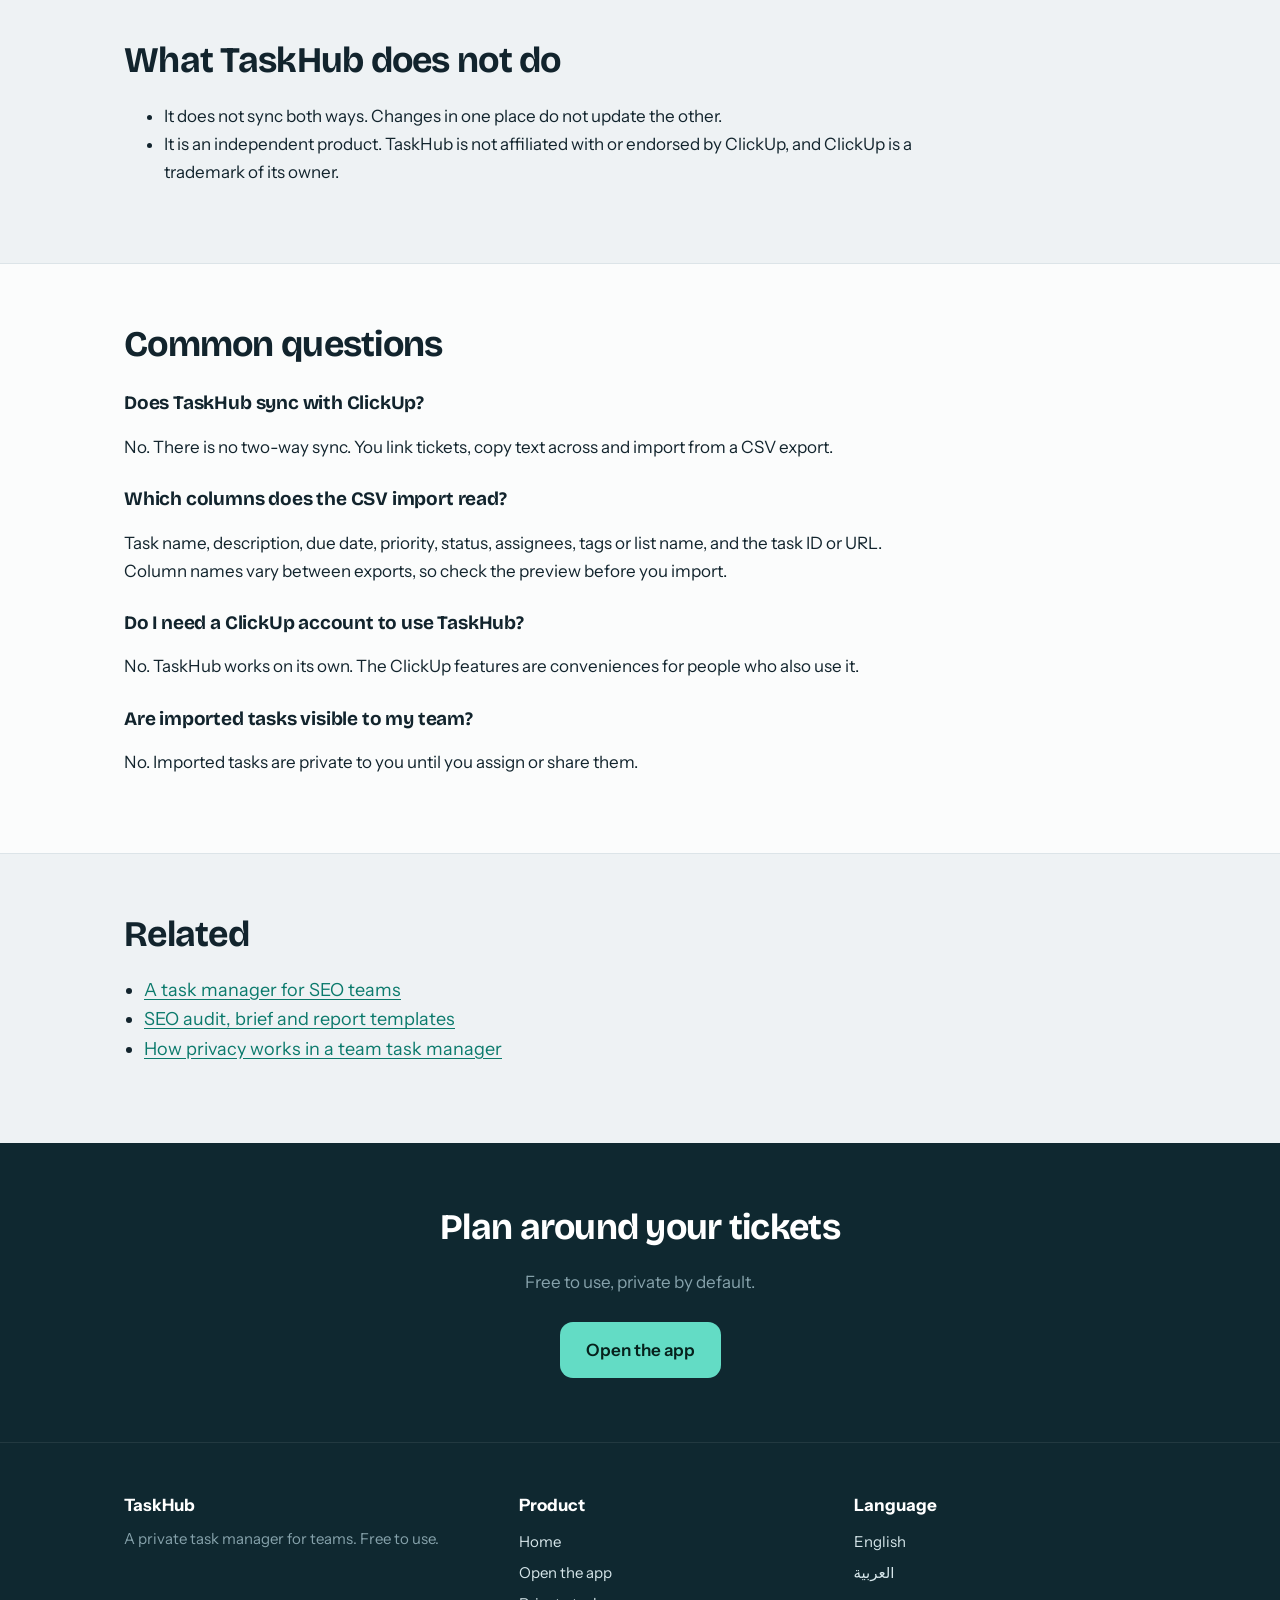
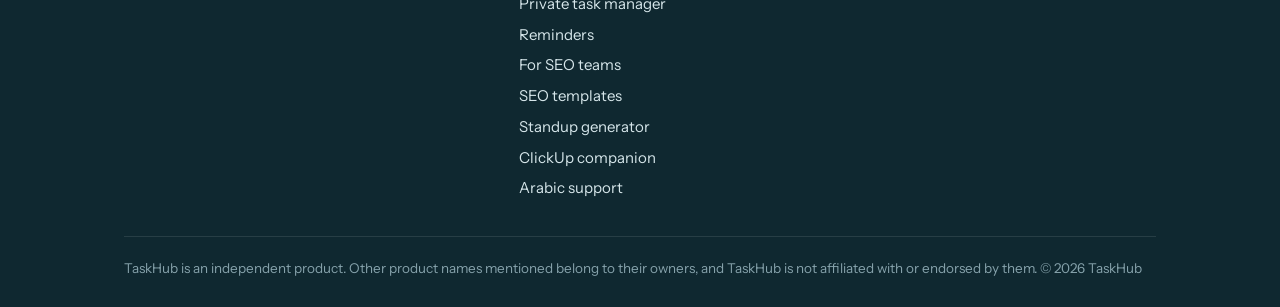
<file: clickup-companion-app/index.html>
<!doctype html>
<html lang="en" dir="ltr">
<head>
<meta charset="utf-8">
<meta name="viewport" content="width=device-width, initial-scale=1">
<title>ClickUp Companion: Personal Task Manager for ClickUp Users</title>
<meta name="description" content="Keep your personal plan next to ClickUp. Link tickets, copy titles and descriptions in a format ClickUp accepts, and import tasks from a CSV export.">
<link rel="canonical" href="https://taskhub-beryl-kappa.vercel.app/clickup-companion-app/">

<meta name="robots" content="index, follow, max-image-preview:large">
<meta name="theme-color" content="#0F2830">
<meta property="og:type" content="website">
<meta property="og:site_name" content="TaskHub">
<meta property="og:title" content="ClickUp Companion: Personal Task Manager for ClickUp Users">
<meta property="og:description" content="Keep your personal plan next to ClickUp. Link tickets, copy titles and descriptions in a format ClickUp accepts, and import tasks from a CSV export.">
<meta property="og:url" content="https://taskhub-beryl-kappa.vercel.app/clickup-companion-app/">
<meta property="og:image" content="https://taskhub-beryl-kappa.vercel.app/og-image.png">
<meta property="og:image:width" content="1200">
<meta property="og:image:height" content="630">
<meta property="og:locale" content="en_US">
<meta name="twitter:card" content="summary_large_image">
<meta name="twitter:title" content="ClickUp Companion: Personal Task Manager for ClickUp Users">
<meta name="twitter:description" content="Keep your personal plan next to ClickUp. Link tickets, copy titles and descriptions in a format ClickUp accepts, and import tasks from a CSV export.">
<meta name="twitter:image" content="https://taskhub-beryl-kappa.vercel.app/og-image.png">
<link rel="icon" href="/icon.svg" type="image/svg+xml">
<link rel="preconnect" href="https://fonts.googleapis.com">
<link rel="preconnect" href="https://fonts.gstatic.com" crossorigin>
<link rel="stylesheet" href="https://fonts.googleapis.com/css2?family=Bricolage+Grotesque:opsz,wght@12..96,500;12..96,700&family=Instrument+Sans:wght@400;500;600&display=swap">
<link rel="stylesheet" href="/site.css">
<script type="application/ld+json">[{"@context":"https://schema.org","@type":"SoftwareApplication","name":"TaskHub","applicationCategory":"BusinessApplication","operatingSystem":"Web, Windows, macOS, Android, iOS","url":"https://taskhub-beryl-kappa.vercel.app/","description":"Keep your personal plan next to ClickUp. Link tickets, copy titles and descriptions in a format ClickUp accepts, and import tasks from a CSV export.","inLanguage":"en","offers":{"@type":"Offer","price":"0","priceCurrency":"USD"}},{"@context":"https://schema.org","@type":"BreadcrumbList","itemListElement":[{"@type":"ListItem","position":1,"name":"TaskHub","item":"https://taskhub-beryl-kappa.vercel.app/"},{"@type":"ListItem","position":2,"name":"ClickUp companion","item":"https://taskhub-beryl-kappa.vercel.app/clickup-companion-app/"}]},{"@context":"https://schema.org","@type":"FAQPage","mainEntity":[{"@type":"Question","name":"Does TaskHub sync with ClickUp?","acceptedAnswer":{"@type":"Answer","text":"No. There is no two-way sync. You link tickets, copy text across and import from a CSV export."}},{"@type":"Question","name":"Which columns does the CSV import read?","acceptedAnswer":{"@type":"Answer","text":"Task name, description, due date, priority, status, assignees, tags or list name, and the task ID or URL. Column names vary between exports, so check the preview before you import."}},{"@type":"Question","name":"Do I need a ClickUp account to use TaskHub?","acceptedAnswer":{"@type":"Answer","text":"No. TaskHub works on its own. The ClickUp features are conveniences for people who also use it."}},{"@type":"Question","name":"Are imported tasks visible to my team?","acceptedAnswer":{"@type":"Answer","text":"No. Imported tasks are private to you until you assign or share them."}}]}]</script>
</head>
<body class="">
<a class="skip" href="#main">Skip to content</a>
<header class="top"><div class="wrap bar">
 <a class="brand" href="/"><svg class="logo-mark" viewBox="0 0 32 32" aria-hidden="true"><path fill="currentColor" fill-rule="evenodd" d="M9 3h14a6 6 0 0 1 6 6v14a6 6 0 0 1-6 6H9a6 6 0 0 1-6-6V9a6 6 0 0 1 6-6Zm10.7 8.3-5.2 6.3-2.6-2.5a1.4 1.4 0 0 0-2 2l3.7 3.5a1.4 1.4 0 0 0 2-.1l6.1-7.3a1.4 1.4 0 1 0-2-1.9Z"/></svg><span>TaskHub</span></a>
 <nav aria-label="Main"><a href="/#features">Features</a><a href="/seo-task-templates/">SEO templates</a><a href="/daily-standup-generator/">Standup generator</a><a href="/ar/" hreflang="ar" lang="ar">العربية</a></nav>
 <a class="btn" href="/app/">Open the app</a>
</div></header>
<main id="main">
<div class="wrap"><nav class="crumbs" aria-label="Breadcrumb"><a href="/">TaskHub</a><span aria-hidden="true">/</span><span>ClickUp companion</span></nav></div>
<section class="hero"><div class="wrap"><div class="hero-in"><h1>A personal task manager that works alongside ClickUp</h1><p class="lead">Your team tracks the official work in ClickUp. TaskHub holds your own plan around it: priorities for today, reminders and notes you do not want on a shared board.</p><div class="btns"><a class="btn big" href="/app/">Try it free</a></div></div></div></section>
<section class="block"><div class="wrap"><h2>Why keep a personal layer</h2><p>A shared tracker answers what the team is doing. It rarely answers what you should do first this morning. TaskHub is where you decide that, then link back to the ticket for the details.</p></div></section>
<section class="block alt"><div class="wrap"><h2>Link tickets to tasks</h2><p>Paste a ticket URL into the quick-add box, or into a task's link field. The task shows a ClickUp chip that opens the ticket in a new tab.</p></div></section>
<section class="block"><div class="wrap"><h2>Copy a title and description for ClickUp</h2><p>Draft the ticket in TaskHub, open <b>More</b>, and choose <b>Copy title</b> and <b>Copy description</b>. The description includes notes, priority, due date, category, assignee, link and a checklist, formatted so it pastes cleanly.</p></div></section>
<section class="block alt"><div class="wrap"><h2>Import your tasks from a CSV export</h2><p>Export tasks from ClickUp as a CSV file and choose <b>Import from ClickUp</b> in TaskHub. You can limit the import to tasks assigned to you and skip completed ones. Each imported task keeps its name, notes, due date, priority, status and a link back.</p></div></section>
<section class="block"><div class="wrap"><h2>What TaskHub does not do</h2><ul><li>It does not sync both ways. Changes in one place do not update the other.</li><li>It is an independent product. TaskHub is not affiliated with or endorsed by ClickUp, and ClickUp is a trademark of its owner.</li></ul></div></section>
<section class="block alt"><div class="wrap"><h2>Common questions</h2><h3>Does TaskHub sync with ClickUp?</h3><p>No. There is no two-way sync. You link tickets, copy text across and import from a CSV export.</p><h3>Which columns does the CSV import read?</h3><p>Task name, description, due date, priority, status, assignees, tags or list name, and the task ID or URL. Column names vary between exports, so check the preview before you import.</p><h3>Do I need a ClickUp account to use TaskHub?</h3><p>No. TaskHub works on its own. The ClickUp features are conveniences for people who also use it.</p><h3>Are imported tasks visible to my team?</h3><p>No. Imported tasks are private to you until you assign or share them.</p></div></section>
<section class="block"><div class="wrap"><h2>Related</h2><ul class="links"><li><a href="/task-manager-for-seo-teams/">A task manager for SEO teams</a></li><li><a href="/seo-task-templates/">SEO audit, brief and report templates</a></li><li><a href="/private-task-manager-for-teams/">How privacy works in a team task manager</a></li></ul></div></section>
<section class="cta"><div class="wrap"><h2>Plan around your tickets</h2><p>Free to use, private by default.</p><a class="btn big" href="/app/">Open the app</a></div></section>
</main>
<footer class="foot"><div class="wrap">
 <div class="cols"><div><b>TaskHub</b><p>A private task manager for teams. Free to use.</p></div>
       <div><b>Product</b><a href="/">Home</a><a href="/app/">Open the app</a><a href="/private-task-manager-for-teams/">Private task manager</a><a href="/task-manager-with-reminders/">Reminders</a><a href="/task-manager-for-seo-teams/">For SEO teams</a><a href="/seo-task-templates/">SEO templates</a><a href="/daily-standup-generator/">Standup generator</a><a href="/clickup-companion-app/">ClickUp companion</a><a href="/arabic-task-manager/">Arabic support</a></div>
       <div><b>Language</b><a href="/" hreflang="en">English</a><a href="/ar/" hreflang="ar" lang="ar">العربية</a></div></div>
 <p class="legal">TaskHub is an independent product. Other product names mentioned belong to their owners, and TaskHub is not affiliated with or endorsed by them. © 2026 TaskHub</p>
</div></footer>
<script>try{var k=Object.keys(localStorage).some(function(x){return /^sb-.*-auth-token$/.test(x)});if(location.hash.indexOf('#join=')===0){location.replace('/app/'+location.hash)}else if(k&&location.pathname==='/'&&!location.search){location.replace('/app/')}}catch(e){}</script>
</body>
</html>
</file>
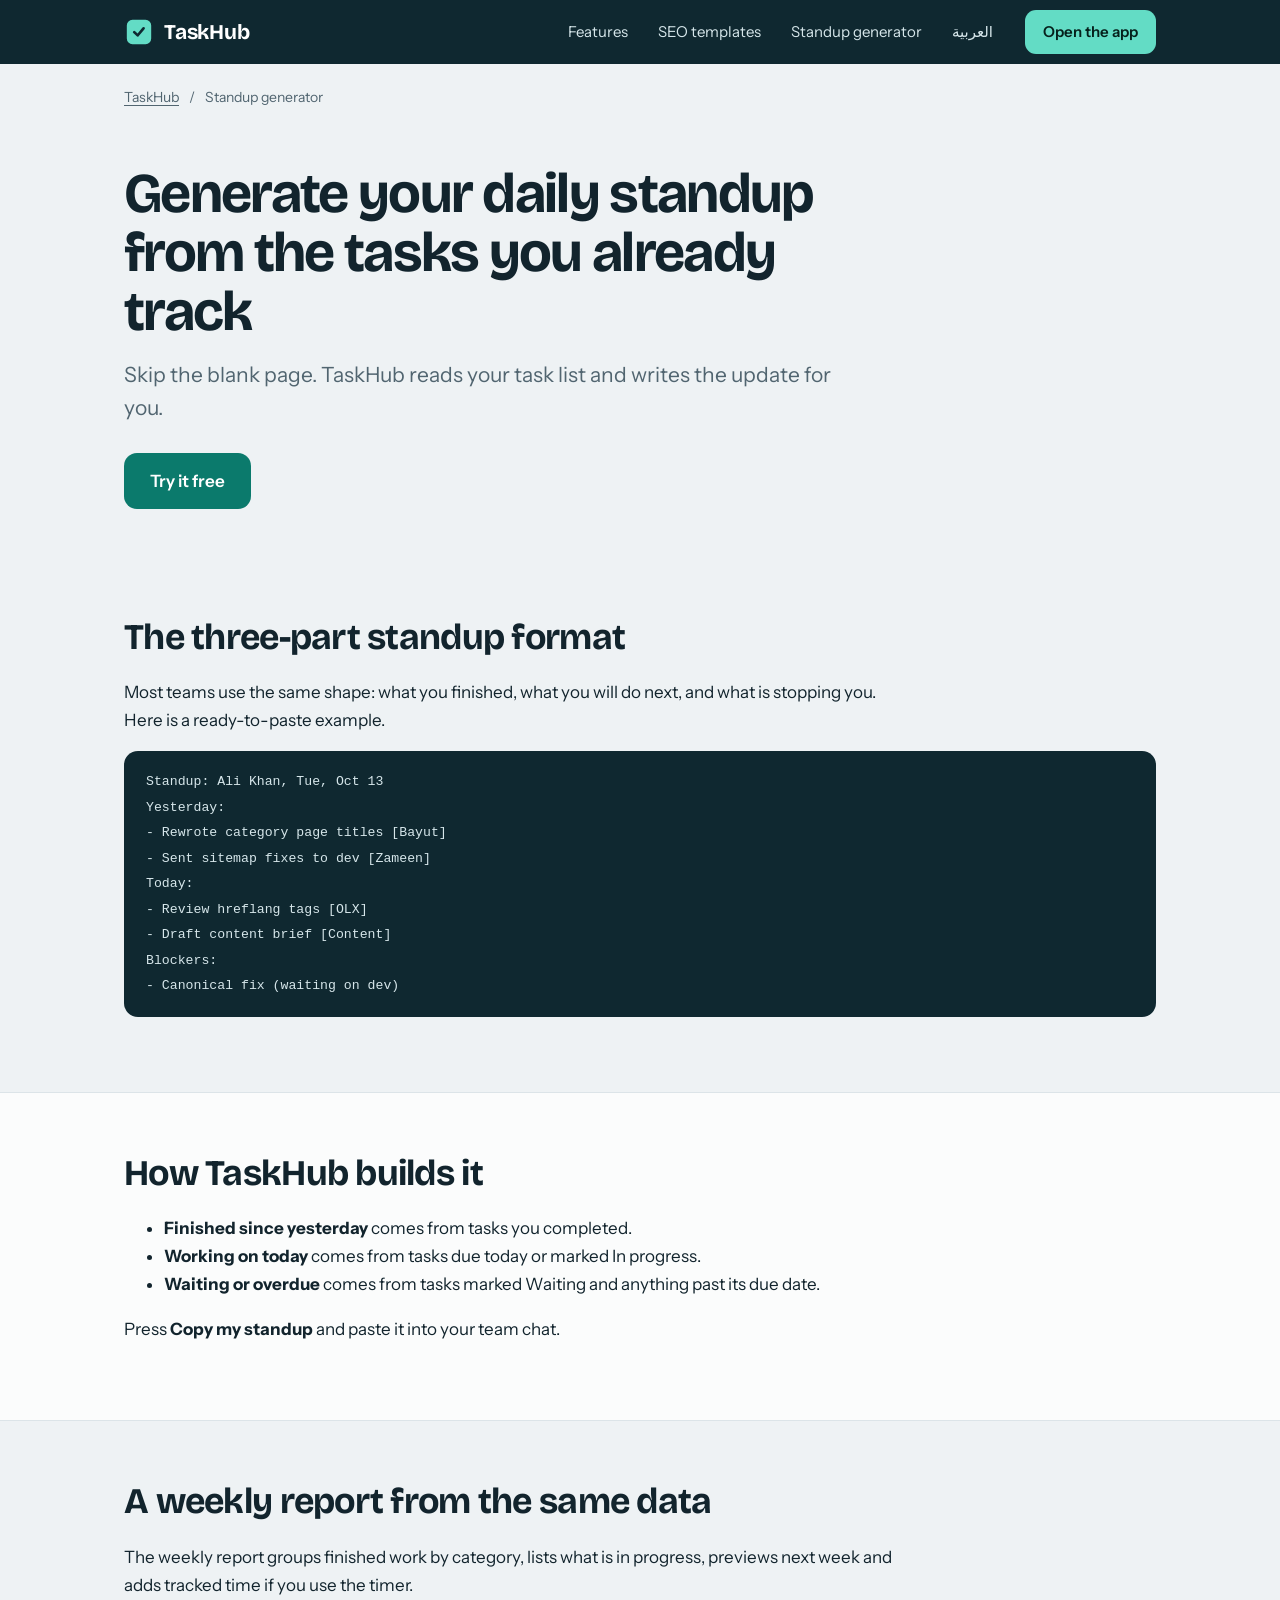
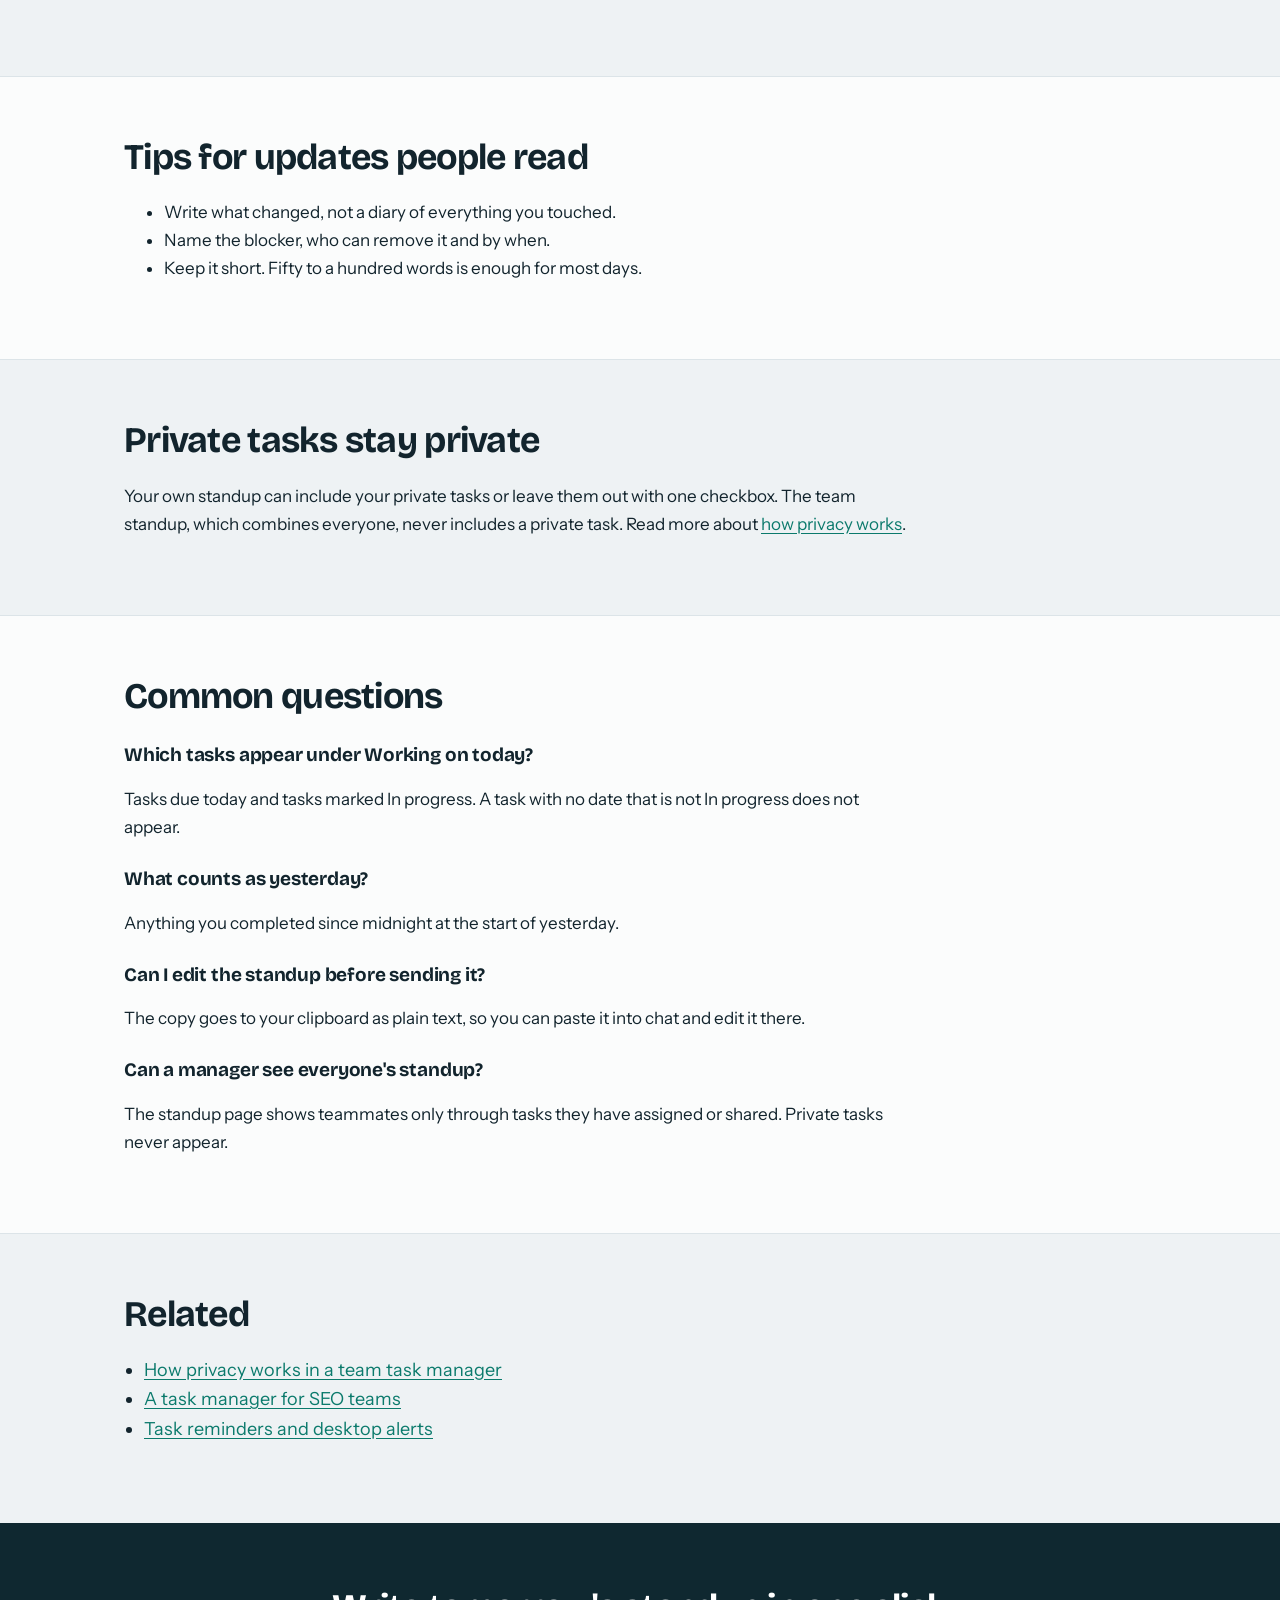
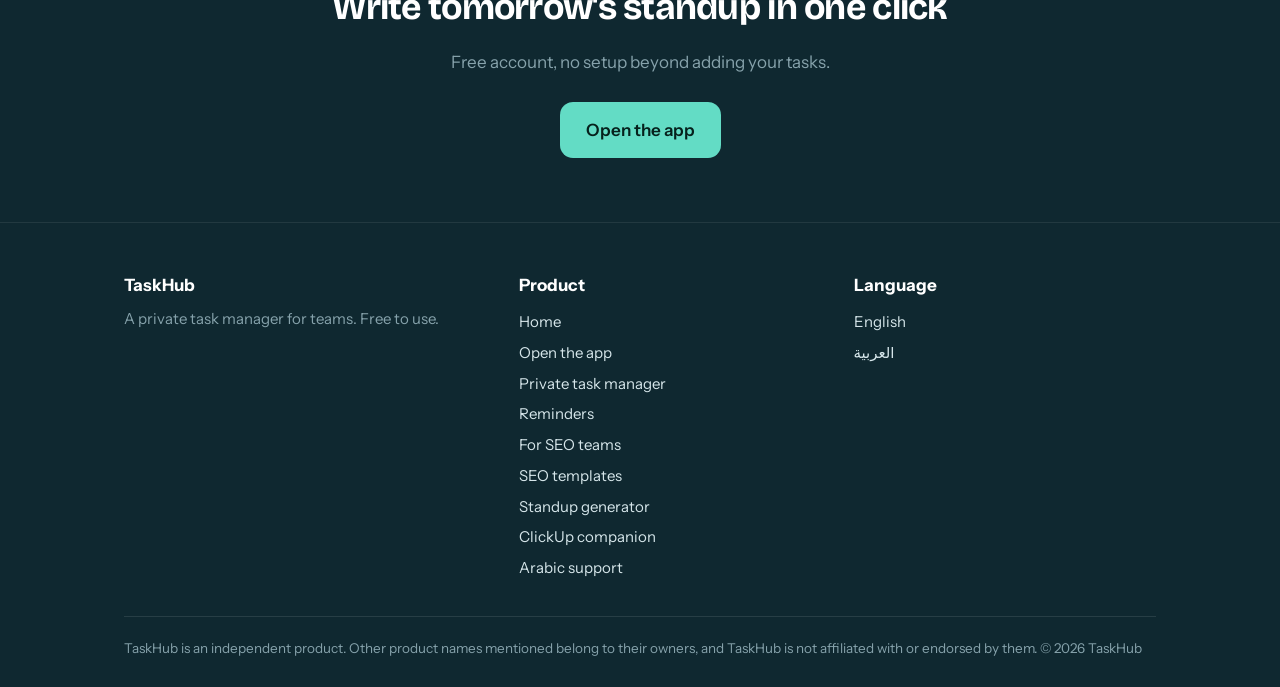
<file: daily-standup-generator/index.html>
<!doctype html>
<html lang="en" dir="ltr">
<head>
<meta charset="utf-8">
<meta name="viewport" content="width=device-width, initial-scale=1">
<title>Daily Standup Generator and Update Template | TaskHub</title>
<meta name="description" content="Generate your daily standup from the tasks you already track: what you finished, what you are doing and what is blocked. Copy it into chat in one click.">
<link rel="canonical" href="https://taskhub-beryl-kappa.vercel.app/daily-standup-generator/">

<meta name="robots" content="index, follow, max-image-preview:large">
<meta name="theme-color" content="#0F2830">
<meta property="og:type" content="website">
<meta property="og:site_name" content="TaskHub">
<meta property="og:title" content="Daily Standup Generator and Update Template | TaskHub">
<meta property="og:description" content="Generate your daily standup from the tasks you already track: what you finished, what you are doing and what is blocked. Copy it into chat in one click.">
<meta property="og:url" content="https://taskhub-beryl-kappa.vercel.app/daily-standup-generator/">
<meta property="og:image" content="https://taskhub-beryl-kappa.vercel.app/og-image.png">
<meta property="og:image:width" content="1200">
<meta property="og:image:height" content="630">
<meta property="og:locale" content="en_US">
<meta name="twitter:card" content="summary_large_image">
<meta name="twitter:title" content="Daily Standup Generator and Update Template | TaskHub">
<meta name="twitter:description" content="Generate your daily standup from the tasks you already track: what you finished, what you are doing and what is blocked. Copy it into chat in one click.">
<meta name="twitter:image" content="https://taskhub-beryl-kappa.vercel.app/og-image.png">
<link rel="icon" href="/icon.svg" type="image/svg+xml">
<link rel="preconnect" href="https://fonts.googleapis.com">
<link rel="preconnect" href="https://fonts.gstatic.com" crossorigin>
<link rel="stylesheet" href="https://fonts.googleapis.com/css2?family=Bricolage+Grotesque:opsz,wght@12..96,500;12..96,700&family=Instrument+Sans:wght@400;500;600&display=swap">
<link rel="stylesheet" href="/site.css">
<script type="application/ld+json">[{"@context":"https://schema.org","@type":"SoftwareApplication","name":"TaskHub","applicationCategory":"BusinessApplication","operatingSystem":"Web, Windows, macOS, Android, iOS","url":"https://taskhub-beryl-kappa.vercel.app/","description":"Generate your daily standup from the tasks you already track: what you finished, what you are doing and what is blocked. Copy it into chat in one click.","inLanguage":"en","offers":{"@type":"Offer","price":"0","priceCurrency":"USD"}},{"@context":"https://schema.org","@type":"BreadcrumbList","itemListElement":[{"@type":"ListItem","position":1,"name":"TaskHub","item":"https://taskhub-beryl-kappa.vercel.app/"},{"@type":"ListItem","position":2,"name":"Standup generator","item":"https://taskhub-beryl-kappa.vercel.app/daily-standup-generator/"}]},{"@context":"https://schema.org","@type":"FAQPage","mainEntity":[{"@type":"Question","name":"Which tasks appear under Working on today?","acceptedAnswer":{"@type":"Answer","text":"Tasks due today and tasks marked In progress. A task with no date that is not In progress does not appear."}},{"@type":"Question","name":"What counts as yesterday?","acceptedAnswer":{"@type":"Answer","text":"Anything you completed since midnight at the start of yesterday."}},{"@type":"Question","name":"Can I edit the standup before sending it?","acceptedAnswer":{"@type":"Answer","text":"The copy goes to your clipboard as plain text, so you can paste it into chat and edit it there."}},{"@type":"Question","name":"Can a manager see everyone's standup?","acceptedAnswer":{"@type":"Answer","text":"The standup page shows teammates only through tasks they have assigned or shared. Private tasks never appear."}}]}]</script>
</head>
<body class="">
<a class="skip" href="#main">Skip to content</a>
<header class="top"><div class="wrap bar">
 <a class="brand" href="/"><svg class="logo-mark" viewBox="0 0 32 32" aria-hidden="true"><path fill="currentColor" fill-rule="evenodd" d="M9 3h14a6 6 0 0 1 6 6v14a6 6 0 0 1-6 6H9a6 6 0 0 1-6-6V9a6 6 0 0 1 6-6Zm10.7 8.3-5.2 6.3-2.6-2.5a1.4 1.4 0 0 0-2 2l3.7 3.5a1.4 1.4 0 0 0 2-.1l6.1-7.3a1.4 1.4 0 1 0-2-1.9Z"/></svg><span>TaskHub</span></a>
 <nav aria-label="Main"><a href="/#features">Features</a><a href="/seo-task-templates/">SEO templates</a><a href="/daily-standup-generator/">Standup generator</a><a href="/ar/" hreflang="ar" lang="ar">العربية</a></nav>
 <a class="btn" href="/app/">Open the app</a>
</div></header>
<main id="main">
<div class="wrap"><nav class="crumbs" aria-label="Breadcrumb"><a href="/">TaskHub</a><span aria-hidden="true">/</span><span>Standup generator</span></nav></div>
<section class="hero"><div class="wrap"><div class="hero-in"><h1>Generate your daily standup from the tasks you already track</h1><p class="lead">Skip the blank page. TaskHub reads your task list and writes the update for you.</p><div class="btns"><a class="btn big" href="/app/">Try it free</a></div></div></div></section>
<section class="block"><div class="wrap"><h2>The three-part standup format</h2><p>Most teams use the same shape: what you finished, what you will do next, and what is stopping you. Here is a ready-to-paste example.</p>
      <pre><code>Standup: Ali Khan, Tue, Oct 13
Yesterday:
- Rewrote category page titles [Bayut]
- Sent sitemap fixes to dev [Zameen]
Today:
- Review hreflang tags [OLX]
- Draft content brief [Content]
Blockers:
- Canonical fix (waiting on dev)</code></pre></div></section>
<section class="block alt"><div class="wrap"><h2>How TaskHub builds it</h2><ul>
      <li><b>Finished since yesterday</b> comes from tasks you completed.</li>
      <li><b>Working on today</b> comes from tasks due today or marked In progress.</li>
      <li><b>Waiting or overdue</b> comes from tasks marked Waiting and anything past its due date.</li></ul>
      <p>Press <b>Copy my standup</b> and paste it into your team chat.</p></div></section>
<section class="block"><div class="wrap"><h2>A weekly report from the same data</h2><p>The weekly report groups finished work by category, lists what is in progress, previews next week and adds tracked time if you use the timer.</p></div></section>
<section class="block alt"><div class="wrap"><h2>Tips for updates people read</h2><ul>
      <li>Write what changed, not a diary of everything you touched.</li>
      <li>Name the blocker, who can remove it and by when.</li>
      <li>Keep it short. Fifty to a hundred words is enough for most days.</li></ul></div></section>
<section class="block"><div class="wrap"><h2>Private tasks stay private</h2><p>Your own standup can include your private tasks or leave them out with one checkbox. The team standup, which combines everyone, never includes a private task. Read more about <a href="/private-task-manager-for-teams/">how privacy works</a>.</p></div></section>
<section class="block alt"><div class="wrap"><h2>Common questions</h2><h3>Which tasks appear under Working on today?</h3><p>Tasks due today and tasks marked In progress. A task with no date that is not In progress does not appear.</p><h3>What counts as yesterday?</h3><p>Anything you completed since midnight at the start of yesterday.</p><h3>Can I edit the standup before sending it?</h3><p>The copy goes to your clipboard as plain text, so you can paste it into chat and edit it there.</p><h3>Can a manager see everyone's standup?</h3><p>The standup page shows teammates only through tasks they have assigned or shared. Private tasks never appear.</p></div></section>
<section class="block"><div class="wrap"><h2>Related</h2><ul class="links"><li><a href="/private-task-manager-for-teams/">How privacy works in a team task manager</a></li><li><a href="/task-manager-for-seo-teams/">A task manager for SEO teams</a></li><li><a href="/task-manager-with-reminders/">Task reminders and desktop alerts</a></li></ul></div></section>
<section class="cta"><div class="wrap"><h2>Write tomorrow's standup in one click</h2><p>Free account, no setup beyond adding your tasks.</p><a class="btn big" href="/app/">Open the app</a></div></section>
</main>
<footer class="foot"><div class="wrap">
 <div class="cols"><div><b>TaskHub</b><p>A private task manager for teams. Free to use.</p></div>
       <div><b>Product</b><a href="/">Home</a><a href="/app/">Open the app</a><a href="/private-task-manager-for-teams/">Private task manager</a><a href="/task-manager-with-reminders/">Reminders</a><a href="/task-manager-for-seo-teams/">For SEO teams</a><a href="/seo-task-templates/">SEO templates</a><a href="/daily-standup-generator/">Standup generator</a><a href="/clickup-companion-app/">ClickUp companion</a><a href="/arabic-task-manager/">Arabic support</a></div>
       <div><b>Language</b><a href="/" hreflang="en">English</a><a href="/ar/" hreflang="ar" lang="ar">العربية</a></div></div>
 <p class="legal">TaskHub is an independent product. Other product names mentioned belong to their owners, and TaskHub is not affiliated with or endorsed by them. © 2026 TaskHub</p>
</div></footer>
<script>try{var k=Object.keys(localStorage).some(function(x){return /^sb-.*-auth-token$/.test(x)});if(location.hash.indexOf('#join=')===0){location.replace('/app/'+location.hash)}else if(k&&location.pathname==='/'&&!location.search){location.replace('/app/')}}catch(e){}</script>
</body>
</html>
</file>
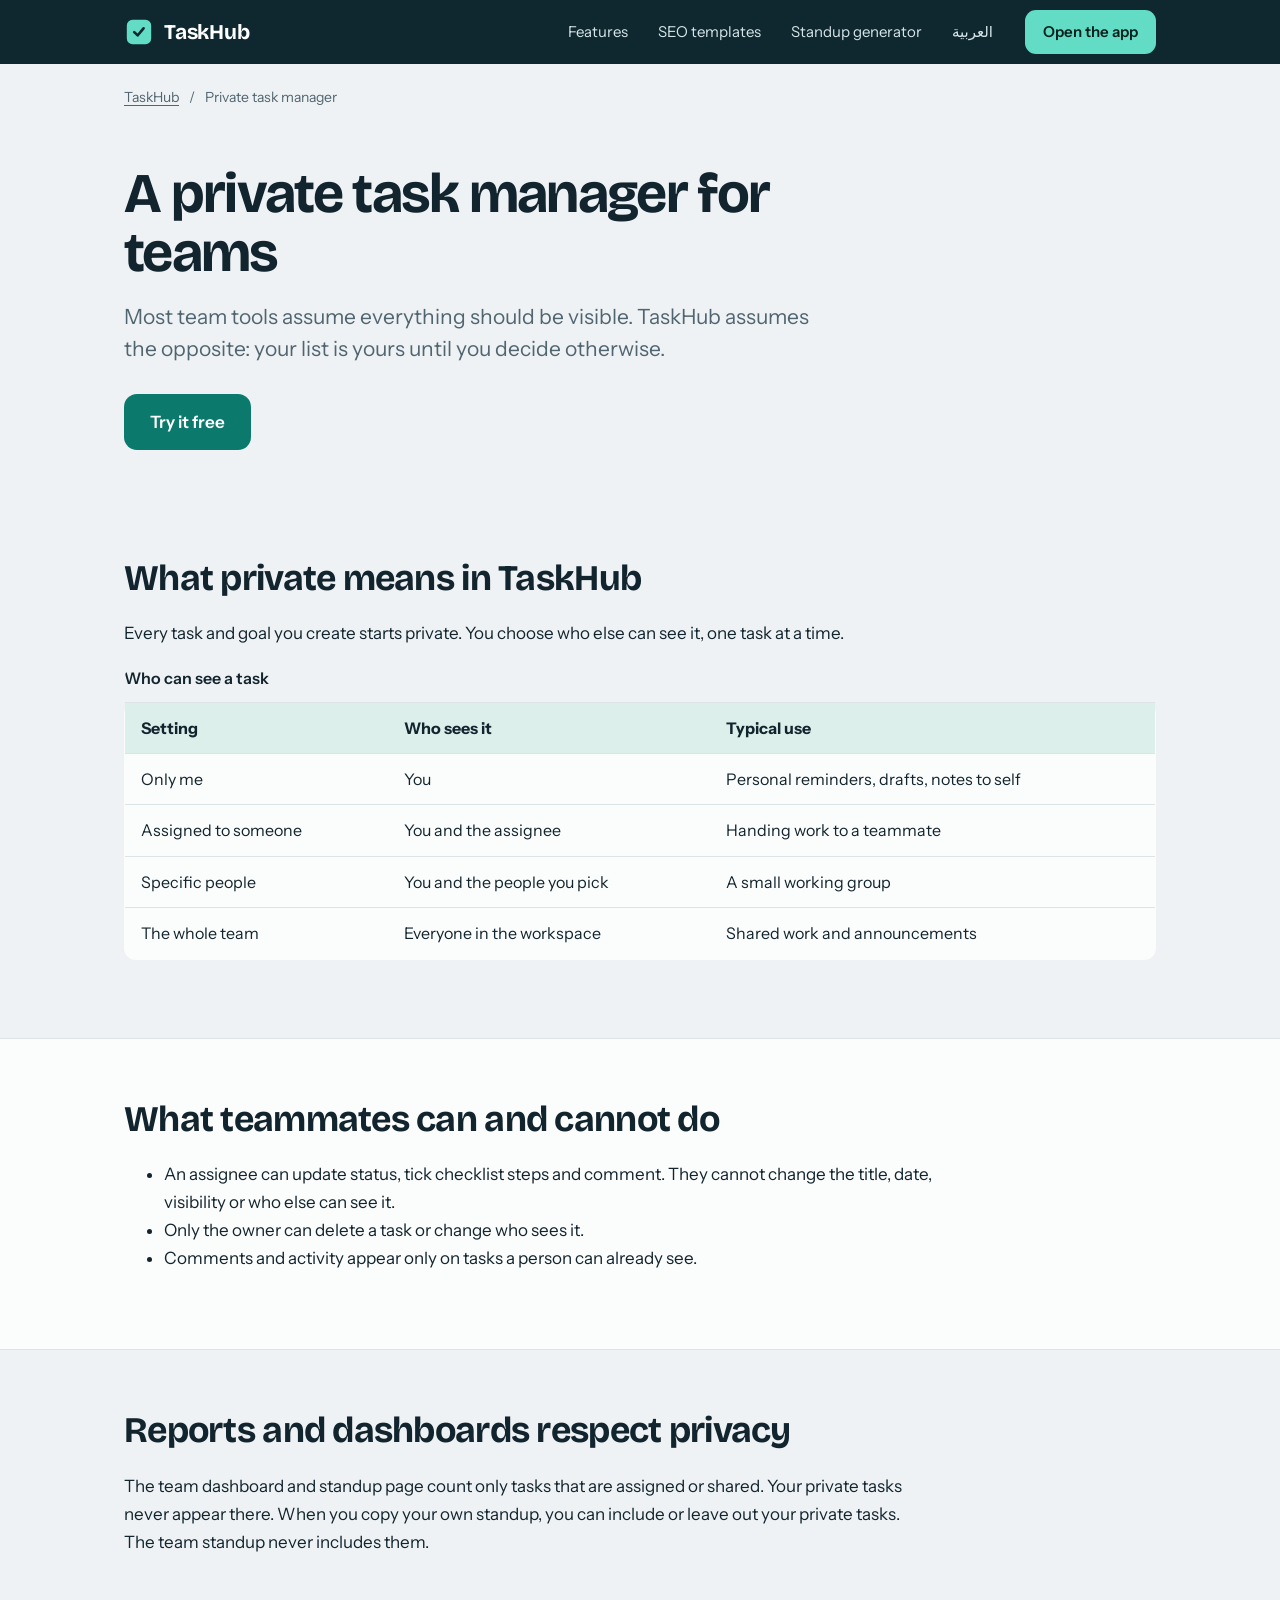
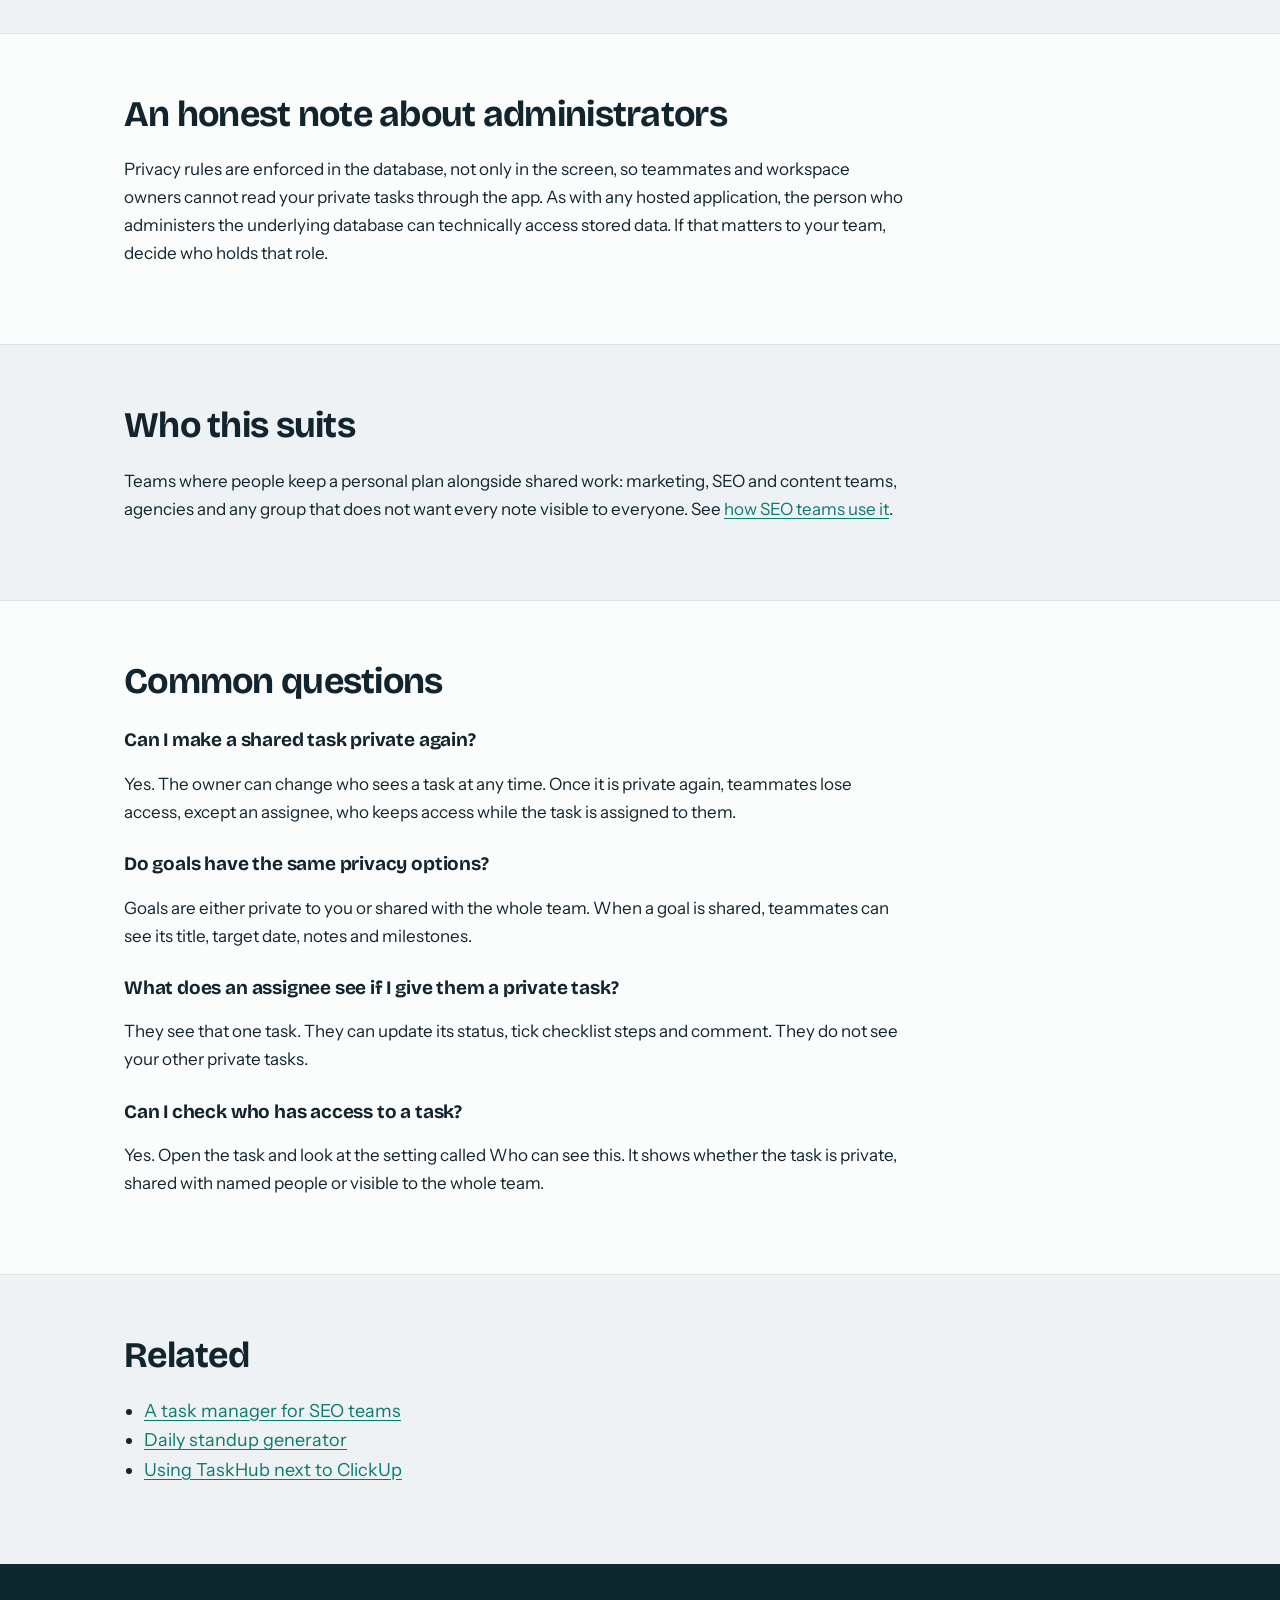
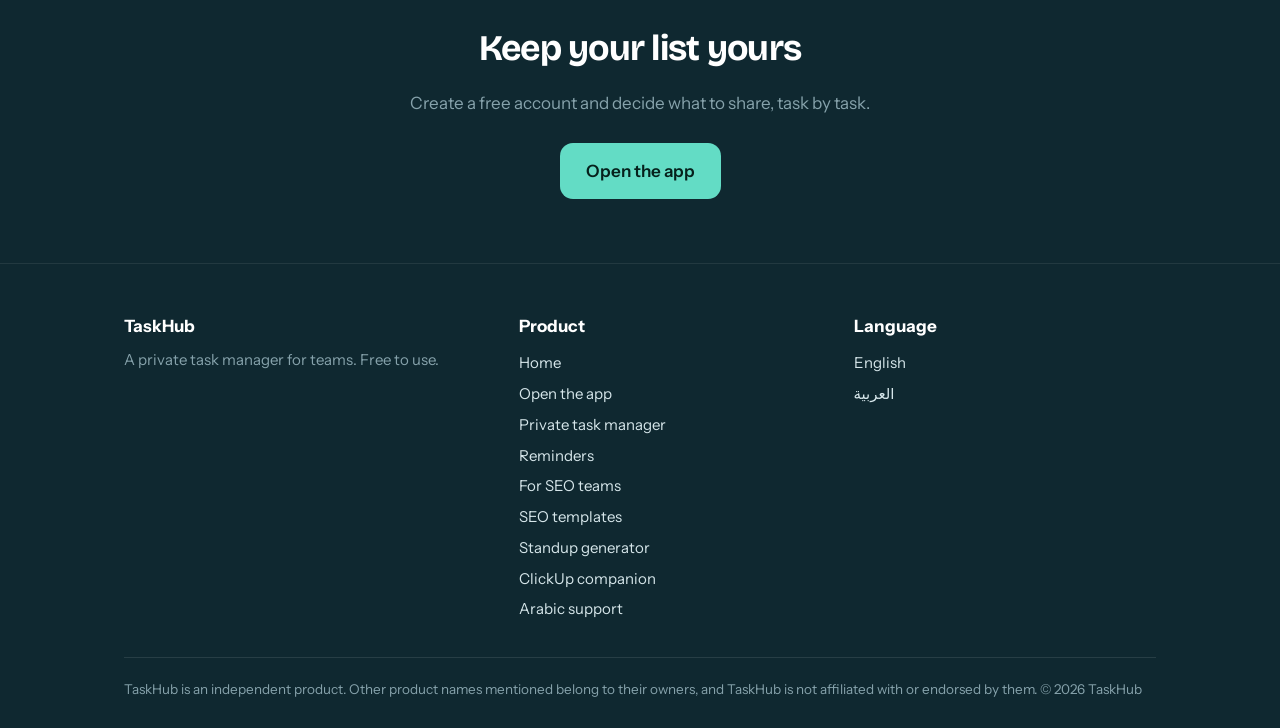
<file: private-task-manager-for-teams/index.html>
<!doctype html>
<html lang="en" dir="ltr">
<head>
<meta charset="utf-8">
<meta name="viewport" content="width=device-width, initial-scale=1">
<title>Private Task Manager for Teams: How TaskHub Works</title>
<meta name="description" content="See how TaskHub keeps tasks and goals private by default, and how to share with one person, a few people or the whole team when you choose.">
<link rel="canonical" href="https://taskhub-beryl-kappa.vercel.app/private-task-manager-for-teams/">

<meta name="robots" content="index, follow, max-image-preview:large">
<meta name="theme-color" content="#0F2830">
<meta property="og:type" content="website">
<meta property="og:site_name" content="TaskHub">
<meta property="og:title" content="Private Task Manager for Teams: How TaskHub Works">
<meta property="og:description" content="See how TaskHub keeps tasks and goals private by default, and how to share with one person, a few people or the whole team when you choose.">
<meta property="og:url" content="https://taskhub-beryl-kappa.vercel.app/private-task-manager-for-teams/">
<meta property="og:image" content="https://taskhub-beryl-kappa.vercel.app/og-image.png">
<meta property="og:image:width" content="1200">
<meta property="og:image:height" content="630">
<meta property="og:locale" content="en_US">
<meta name="twitter:card" content="summary_large_image">
<meta name="twitter:title" content="Private Task Manager for Teams: How TaskHub Works">
<meta name="twitter:description" content="See how TaskHub keeps tasks and goals private by default, and how to share with one person, a few people or the whole team when you choose.">
<meta name="twitter:image" content="https://taskhub-beryl-kappa.vercel.app/og-image.png">
<link rel="icon" href="/icon.svg" type="image/svg+xml">
<link rel="preconnect" href="https://fonts.googleapis.com">
<link rel="preconnect" href="https://fonts.gstatic.com" crossorigin>
<link rel="stylesheet" href="https://fonts.googleapis.com/css2?family=Bricolage+Grotesque:opsz,wght@12..96,500;12..96,700&family=Instrument+Sans:wght@400;500;600&display=swap">
<link rel="stylesheet" href="/site.css">
<script type="application/ld+json">[{"@context":"https://schema.org","@type":"SoftwareApplication","name":"TaskHub","applicationCategory":"BusinessApplication","operatingSystem":"Web, Windows, macOS, Android, iOS","url":"https://taskhub-beryl-kappa.vercel.app/","description":"See how TaskHub keeps tasks and goals private by default, and how to share with one person, a few people or the whole team when you choose.","inLanguage":"en","offers":{"@type":"Offer","price":"0","priceCurrency":"USD"}},{"@context":"https://schema.org","@type":"BreadcrumbList","itemListElement":[{"@type":"ListItem","position":1,"name":"TaskHub","item":"https://taskhub-beryl-kappa.vercel.app/"},{"@type":"ListItem","position":2,"name":"Private task manager","item":"https://taskhub-beryl-kappa.vercel.app/private-task-manager-for-teams/"}]},{"@context":"https://schema.org","@type":"FAQPage","mainEntity":[{"@type":"Question","name":"Can I make a shared task private again?","acceptedAnswer":{"@type":"Answer","text":"Yes. The owner can change who sees a task at any time. Once it is private again, teammates lose access, except an assignee, who keeps access while the task is assigned to them."}},{"@type":"Question","name":"Do goals have the same privacy options?","acceptedAnswer":{"@type":"Answer","text":"Goals are either private to you or shared with the whole team. When a goal is shared, teammates can see its title, target date, notes and milestones."}},{"@type":"Question","name":"What does an assignee see if I give them a private task?","acceptedAnswer":{"@type":"Answer","text":"They see that one task. They can update its status, tick checklist steps and comment. They do not see your other private tasks."}},{"@type":"Question","name":"Can I check who has access to a task?","acceptedAnswer":{"@type":"Answer","text":"Yes. Open the task and look at the setting called Who can see this. It shows whether the task is private, shared with named people or visible to the whole team."}}]}]</script>
</head>
<body class="">
<a class="skip" href="#main">Skip to content</a>
<header class="top"><div class="wrap bar">
 <a class="brand" href="/"><svg class="logo-mark" viewBox="0 0 32 32" aria-hidden="true"><path fill="currentColor" fill-rule="evenodd" d="M9 3h14a6 6 0 0 1 6 6v14a6 6 0 0 1-6 6H9a6 6 0 0 1-6-6V9a6 6 0 0 1 6-6Zm10.7 8.3-5.2 6.3-2.6-2.5a1.4 1.4 0 0 0-2 2l3.7 3.5a1.4 1.4 0 0 0 2-.1l6.1-7.3a1.4 1.4 0 1 0-2-1.9Z"/></svg><span>TaskHub</span></a>
 <nav aria-label="Main"><a href="/#features">Features</a><a href="/seo-task-templates/">SEO templates</a><a href="/daily-standup-generator/">Standup generator</a><a href="/ar/" hreflang="ar" lang="ar">العربية</a></nav>
 <a class="btn" href="/app/">Open the app</a>
</div></header>
<main id="main">
<div class="wrap"><nav class="crumbs" aria-label="Breadcrumb"><a href="/">TaskHub</a><span aria-hidden="true">/</span><span>Private task manager</span></nav></div>
<section class="hero"><div class="wrap"><div class="hero-in"><h1>A private task manager for teams</h1><p class="lead">Most team tools assume everything should be visible. TaskHub assumes the opposite: your list is yours until you decide otherwise.</p><div class="btns"><a class="btn big" href="/app/">Try it free</a></div></div></div></section>
<section class="block"><div class="wrap"><h2>What private means in TaskHub</h2><p>Every task and goal you create starts private. You choose who else can see it, one task at a time.</p>
      <table><caption>Who can see a task</caption><thead><tr><th>Setting</th><th>Who sees it</th><th>Typical use</th></tr></thead><tbody>
      <tr><td>Only me</td><td>You</td><td>Personal reminders, drafts, notes to self</td></tr>
      <tr><td>Assigned to someone</td><td>You and the assignee</td><td>Handing work to a teammate</td></tr>
      <tr><td>Specific people</td><td>You and the people you pick</td><td>A small working group</td></tr>
      <tr><td>The whole team</td><td>Everyone in the workspace</td><td>Shared work and announcements</td></tr></tbody></table></div></section>
<section class="block alt"><div class="wrap"><h2>What teammates can and cannot do</h2><ul>
      <li>An assignee can update status, tick checklist steps and comment. They cannot change the title, date, visibility or who else can see it.</li>
      <li>Only the owner can delete a task or change who sees it.</li>
      <li>Comments and activity appear only on tasks a person can already see.</li></ul></div></section>
<section class="block"><div class="wrap"><h2>Reports and dashboards respect privacy</h2><p>The team dashboard and standup page count only tasks that are assigned or shared. Your private tasks never appear there. When you copy your own standup, you can include or leave out your private tasks. The team standup never includes them.</p></div></section>
<section class="block alt"><div class="wrap"><h2>An honest note about administrators</h2><p>Privacy rules are enforced in the database, not only in the screen, so teammates and workspace owners cannot read your private tasks through the app. As with any hosted application, the person who administers the underlying database can technically access stored data. If that matters to your team, decide who holds that role.</p></div></section>
<section class="block"><div class="wrap"><h2>Who this suits</h2><p>Teams where people keep a personal plan alongside shared work: marketing, SEO and content teams, agencies and any group that does not want every note visible to everyone. See <a href="/task-manager-for-seo-teams/">how SEO teams use it</a>.</p></div></section>
<section class="block alt"><div class="wrap"><h2>Common questions</h2><h3>Can I make a shared task private again?</h3><p>Yes. The owner can change who sees a task at any time. Once it is private again, teammates lose access, except an assignee, who keeps access while the task is assigned to them.</p><h3>Do goals have the same privacy options?</h3><p>Goals are either private to you or shared with the whole team. When a goal is shared, teammates can see its title, target date, notes and milestones.</p><h3>What does an assignee see if I give them a private task?</h3><p>They see that one task. They can update its status, tick checklist steps and comment. They do not see your other private tasks.</p><h3>Can I check who has access to a task?</h3><p>Yes. Open the task and look at the setting called Who can see this. It shows whether the task is private, shared with named people or visible to the whole team.</p></div></section>
<section class="block"><div class="wrap"><h2>Related</h2><ul class="links"><li><a href="/task-manager-for-seo-teams/">A task manager for SEO teams</a></li><li><a href="/daily-standup-generator/">Daily standup generator</a></li><li><a href="/clickup-companion-app/">Using TaskHub next to ClickUp</a></li></ul></div></section>
<section class="cta"><div class="wrap"><h2>Keep your list yours</h2><p>Create a free account and decide what to share, task by task.</p><a class="btn big" href="/app/">Open the app</a></div></section>
</main>
<footer class="foot"><div class="wrap">
 <div class="cols"><div><b>TaskHub</b><p>A private task manager for teams. Free to use.</p></div>
       <div><b>Product</b><a href="/">Home</a><a href="/app/">Open the app</a><a href="/private-task-manager-for-teams/">Private task manager</a><a href="/task-manager-with-reminders/">Reminders</a><a href="/task-manager-for-seo-teams/">For SEO teams</a><a href="/seo-task-templates/">SEO templates</a><a href="/daily-standup-generator/">Standup generator</a><a href="/clickup-companion-app/">ClickUp companion</a><a href="/arabic-task-manager/">Arabic support</a></div>
       <div><b>Language</b><a href="/" hreflang="en">English</a><a href="/ar/" hreflang="ar" lang="ar">العربية</a></div></div>
 <p class="legal">TaskHub is an independent product. Other product names mentioned belong to their owners, and TaskHub is not affiliated with or endorsed by them. © 2026 TaskHub</p>
</div></footer>
<script>try{var k=Object.keys(localStorage).some(function(x){return /^sb-.*-auth-token$/.test(x)});if(location.hash.indexOf('#join=')===0){location.replace('/app/'+location.hash)}else if(k&&location.pathname==='/'&&!location.search){location.replace('/app/')}}catch(e){}</script>
</body>
</html>
</file>
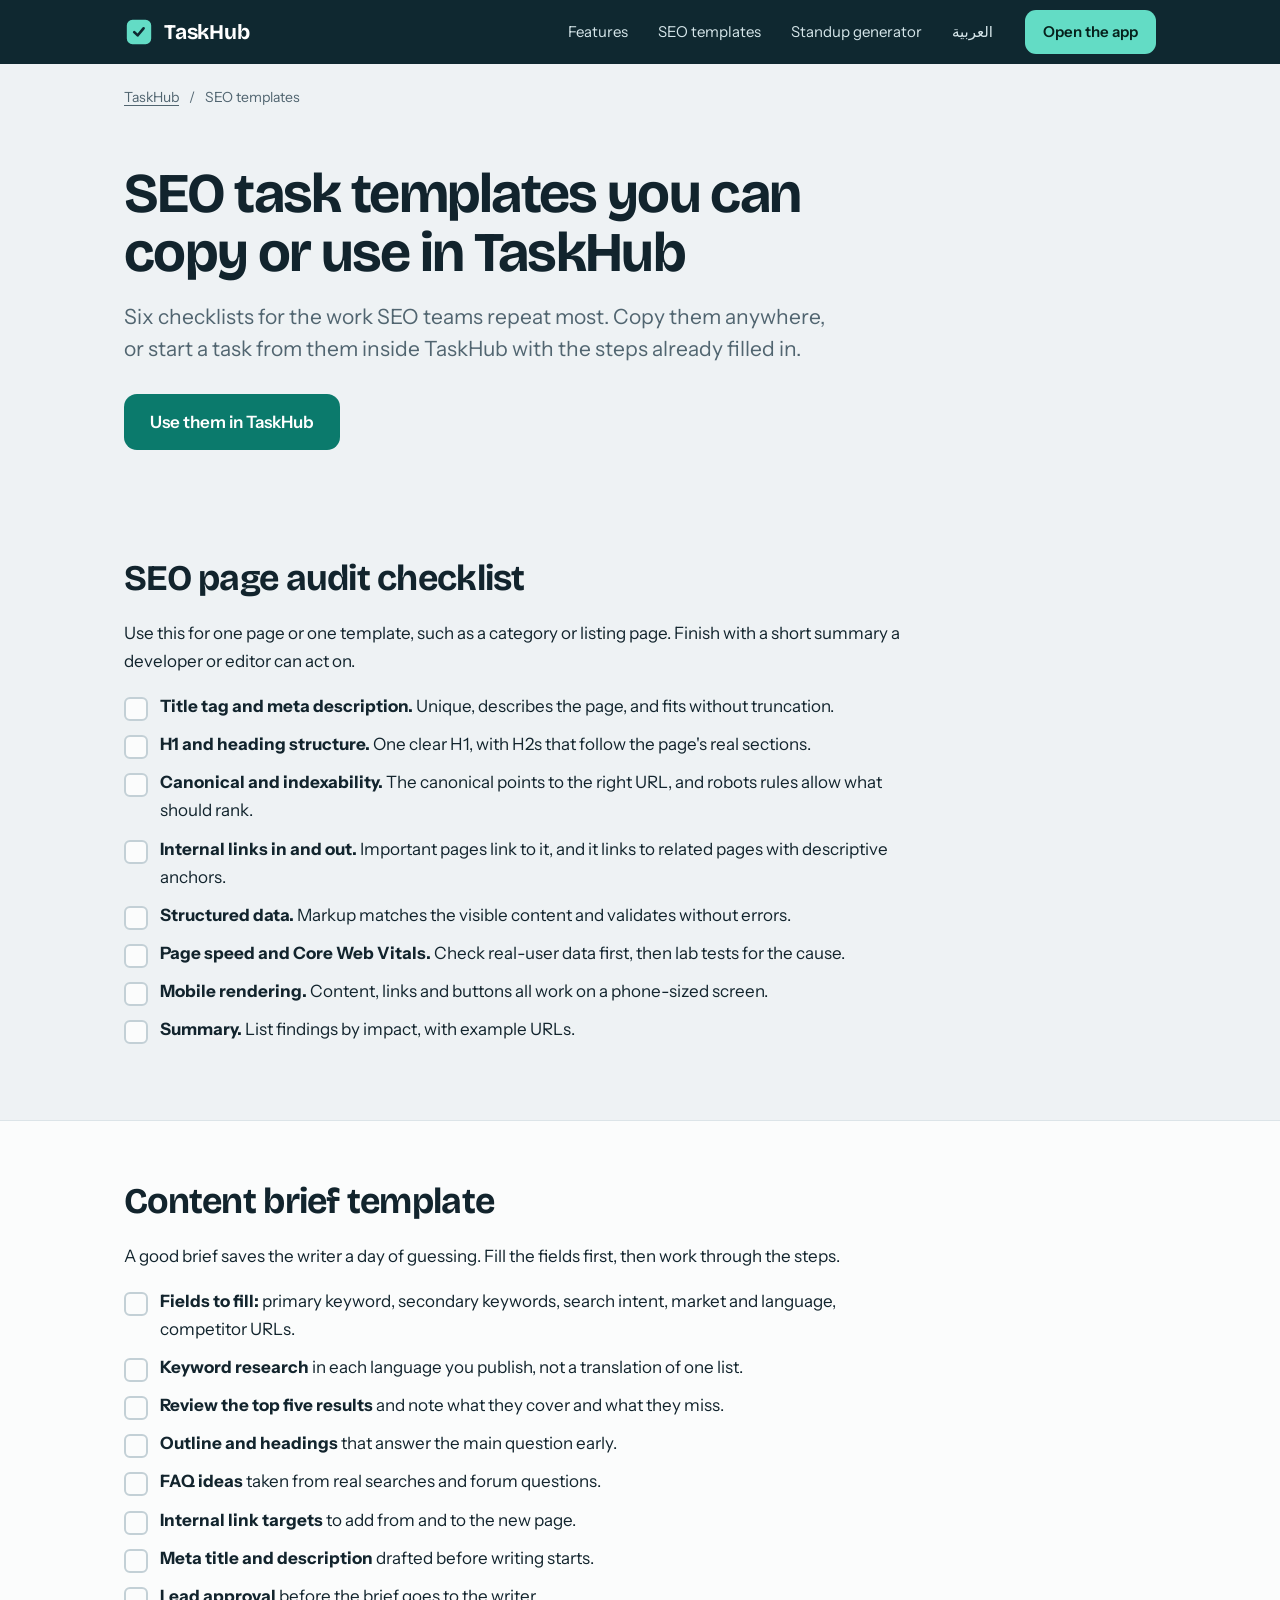
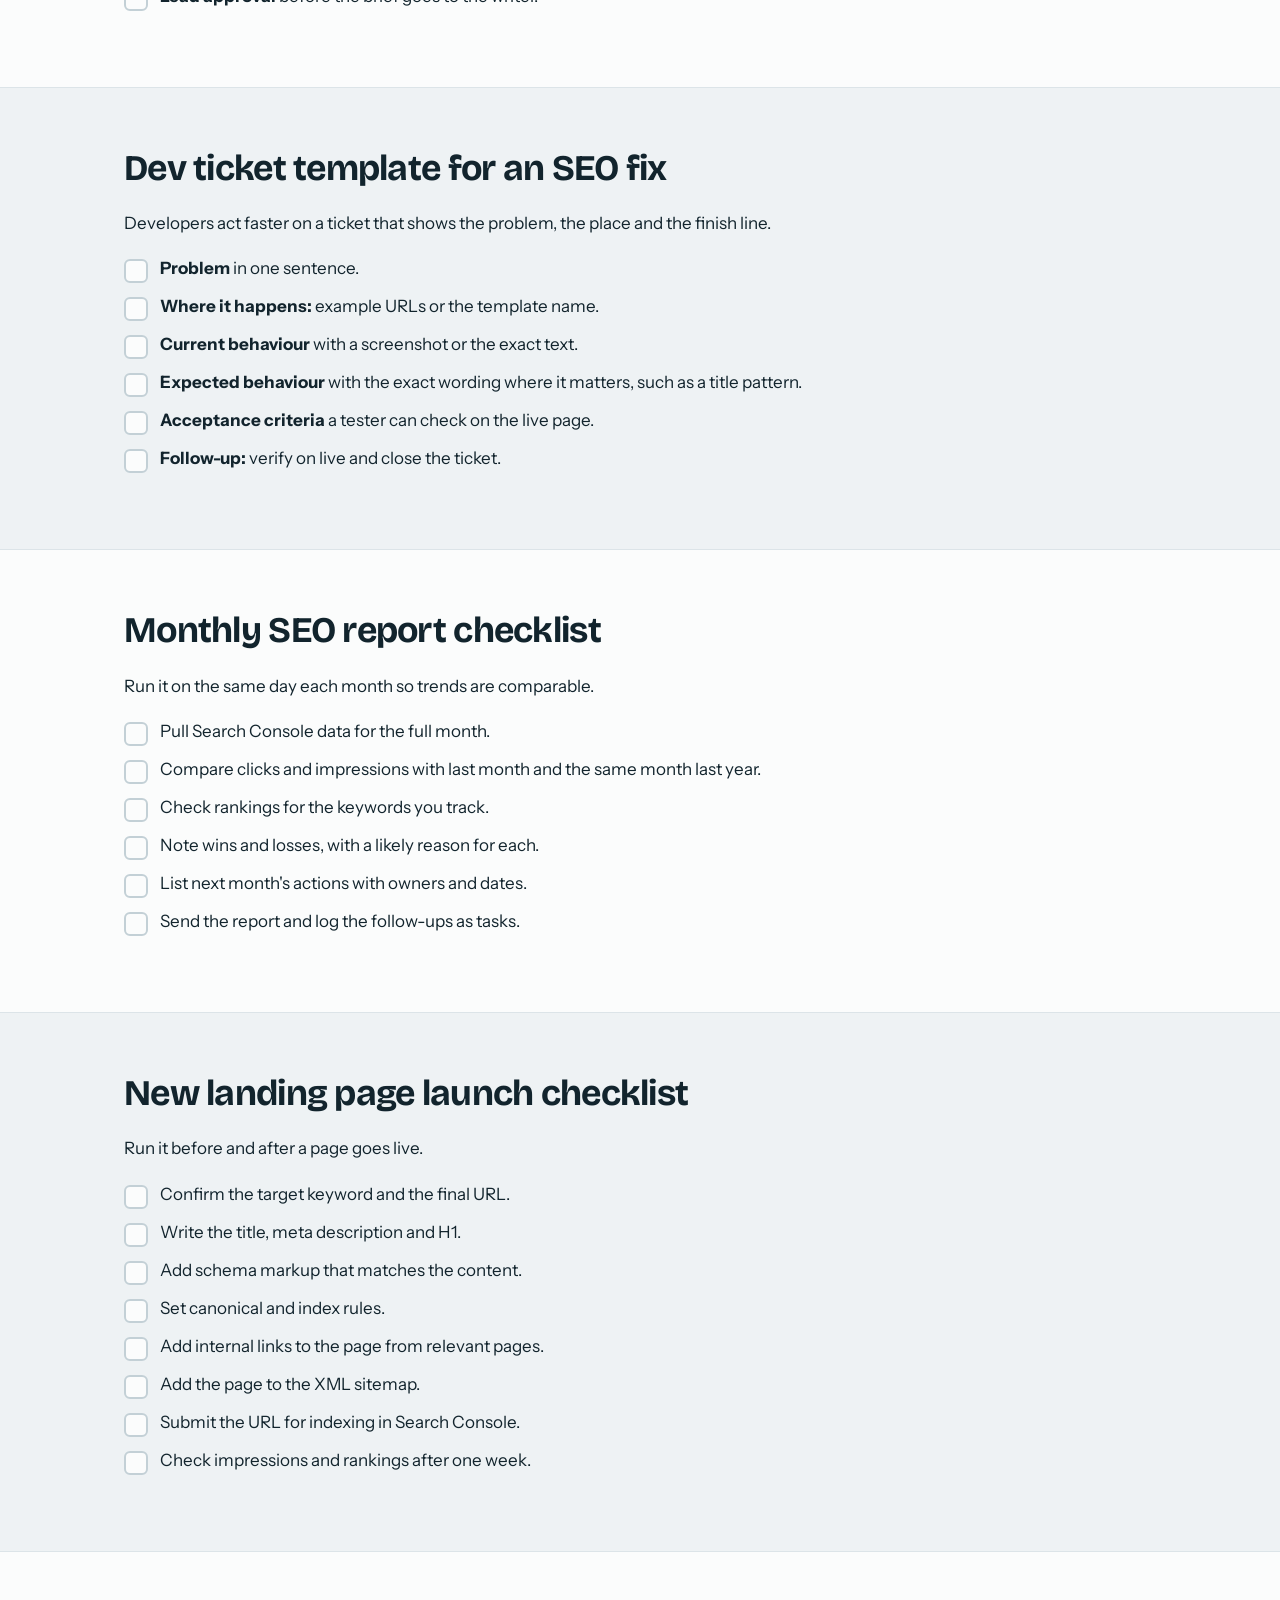
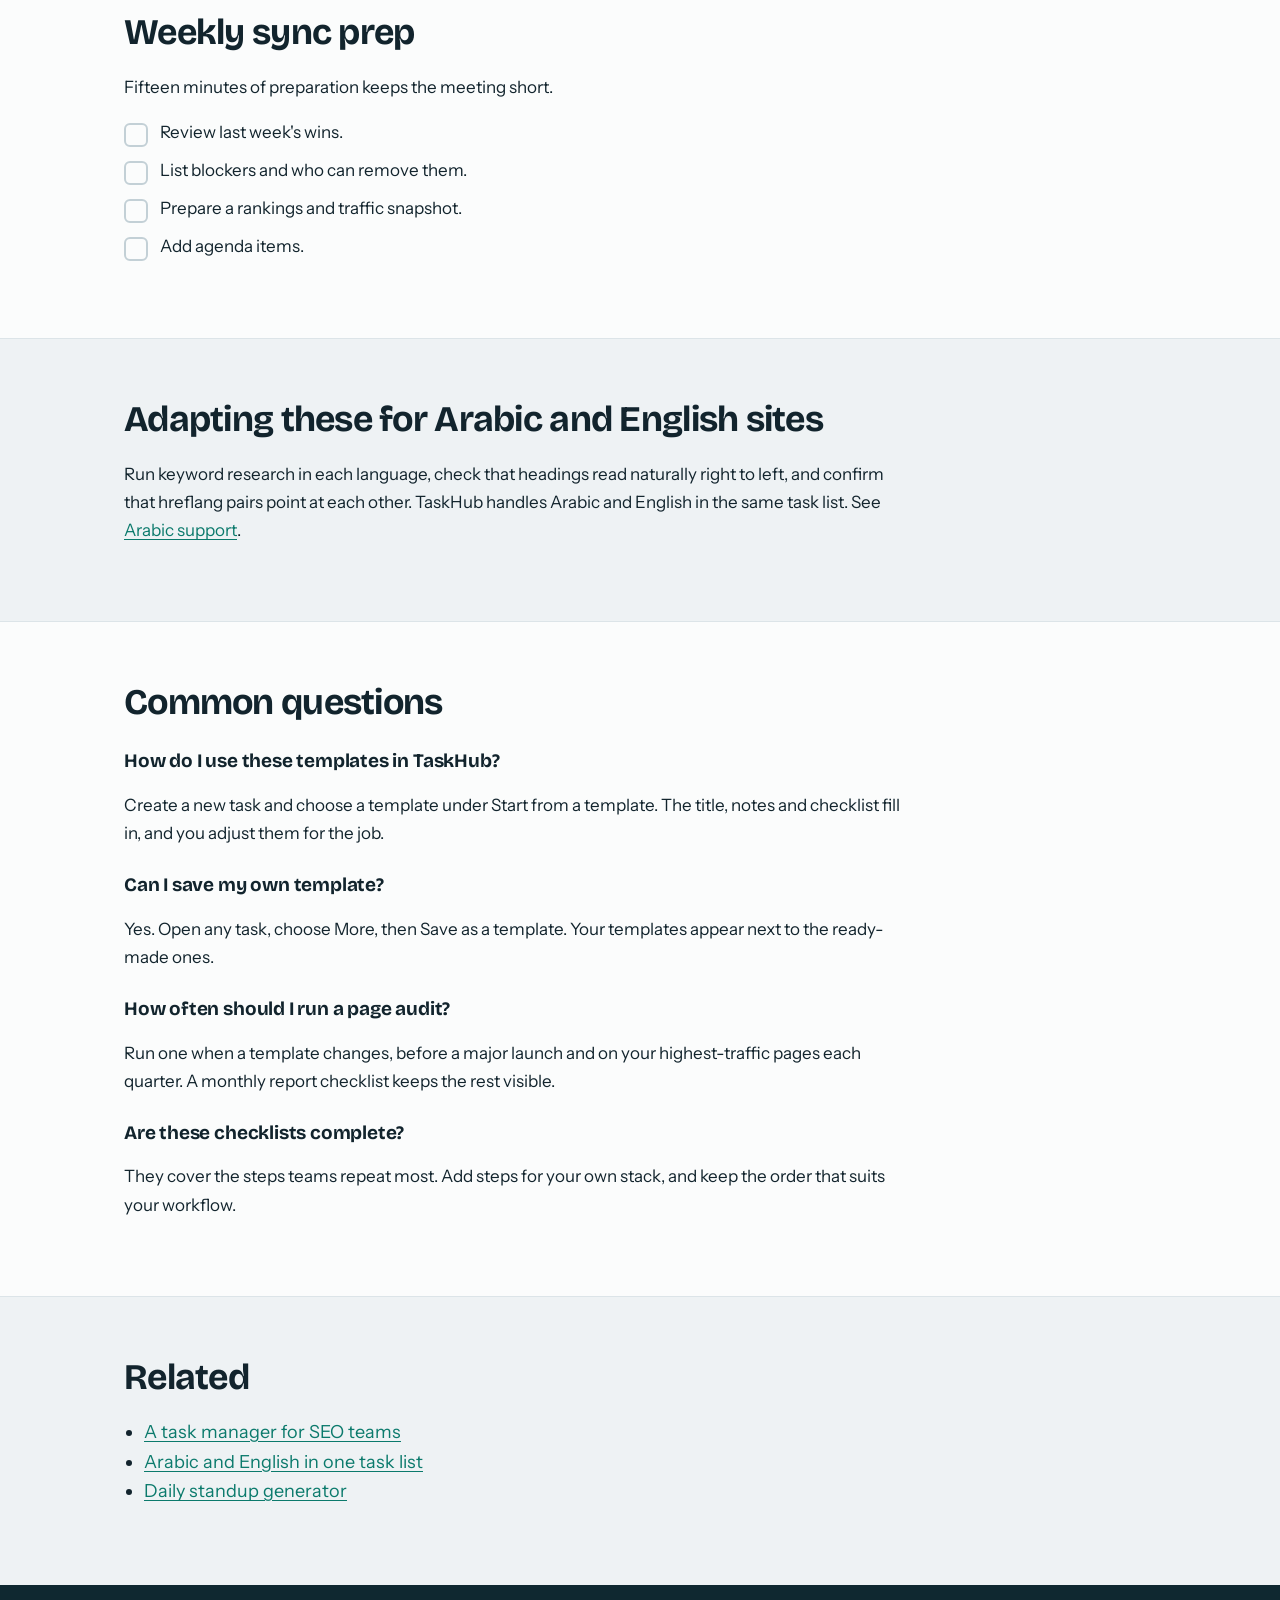
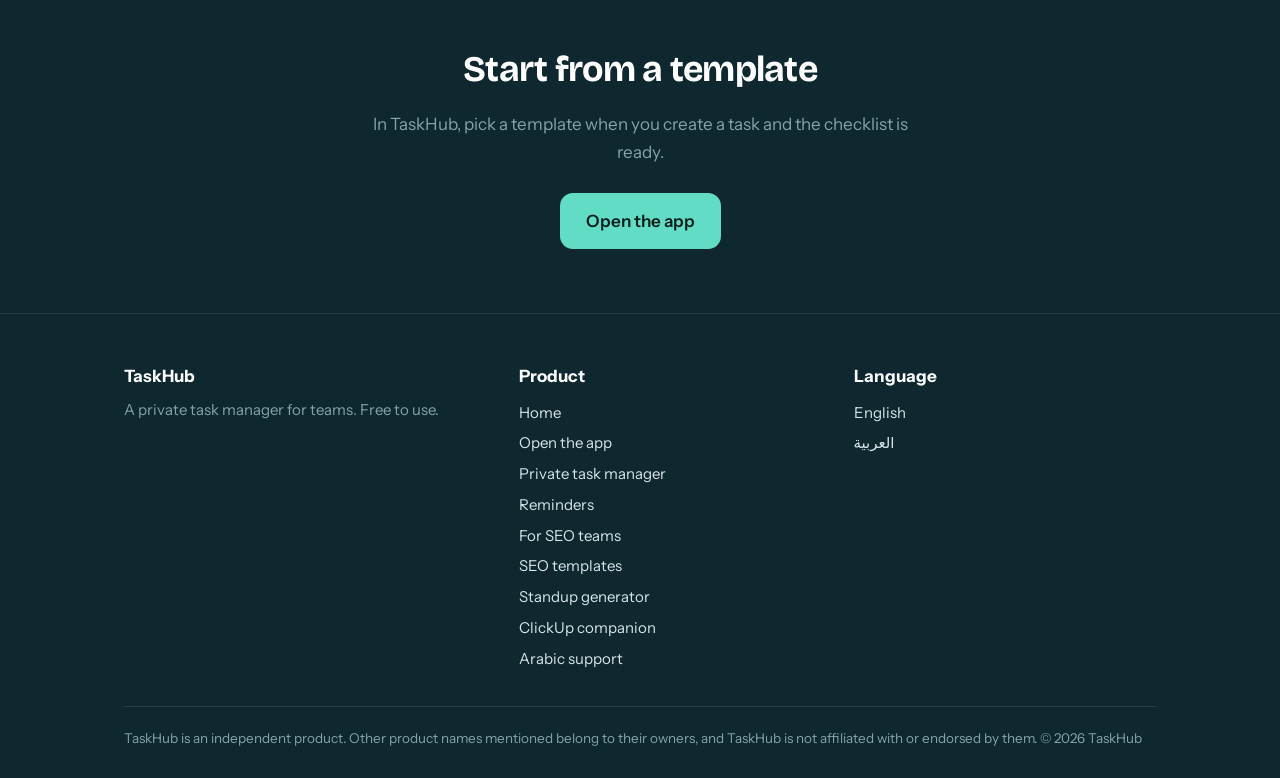
<file: seo-task-templates/index.html>
<!doctype html>
<html lang="en" dir="ltr">
<head>
<meta charset="utf-8">
<meta name="viewport" content="width=device-width, initial-scale=1">
<title>SEO Task Templates: Audit, Content Brief, Report | TaskHub</title>
<meta name="description" content="Copy detailed SEO checklists for page audits, content briefs, dev tickets, monthly reports and landing page launches, or use them as templates in TaskHub.">
<link rel="canonical" href="https://taskhub-beryl-kappa.vercel.app/seo-task-templates/">

<meta name="robots" content="index, follow, max-image-preview:large">
<meta name="theme-color" content="#0F2830">
<meta property="og:type" content="website">
<meta property="og:site_name" content="TaskHub">
<meta property="og:title" content="SEO Task Templates: Audit, Content Brief, Report | TaskHub">
<meta property="og:description" content="Copy detailed SEO checklists for page audits, content briefs, dev tickets, monthly reports and landing page launches, or use them as templates in TaskHub.">
<meta property="og:url" content="https://taskhub-beryl-kappa.vercel.app/seo-task-templates/">
<meta property="og:image" content="https://taskhub-beryl-kappa.vercel.app/og-image.png">
<meta property="og:image:width" content="1200">
<meta property="og:image:height" content="630">
<meta property="og:locale" content="en_US">
<meta name="twitter:card" content="summary_large_image">
<meta name="twitter:title" content="SEO Task Templates: Audit, Content Brief, Report | TaskHub">
<meta name="twitter:description" content="Copy detailed SEO checklists for page audits, content briefs, dev tickets, monthly reports and landing page launches, or use them as templates in TaskHub.">
<meta name="twitter:image" content="https://taskhub-beryl-kappa.vercel.app/og-image.png">
<link rel="icon" href="/icon.svg" type="image/svg+xml">
<link rel="preconnect" href="https://fonts.googleapis.com">
<link rel="preconnect" href="https://fonts.gstatic.com" crossorigin>
<link rel="stylesheet" href="https://fonts.googleapis.com/css2?family=Bricolage+Grotesque:opsz,wght@12..96,500;12..96,700&family=Instrument+Sans:wght@400;500;600&display=swap">
<link rel="stylesheet" href="/site.css">
<script type="application/ld+json">[{"@context":"https://schema.org","@type":"SoftwareApplication","name":"TaskHub","applicationCategory":"BusinessApplication","operatingSystem":"Web, Windows, macOS, Android, iOS","url":"https://taskhub-beryl-kappa.vercel.app/","description":"Copy detailed SEO checklists for page audits, content briefs, dev tickets, monthly reports and landing page launches, or use them as templates in TaskHub.","inLanguage":"en","offers":{"@type":"Offer","price":"0","priceCurrency":"USD"}},{"@context":"https://schema.org","@type":"BreadcrumbList","itemListElement":[{"@type":"ListItem","position":1,"name":"TaskHub","item":"https://taskhub-beryl-kappa.vercel.app/"},{"@type":"ListItem","position":2,"name":"SEO templates","item":"https://taskhub-beryl-kappa.vercel.app/seo-task-templates/"}]},{"@context":"https://schema.org","@type":"FAQPage","mainEntity":[{"@type":"Question","name":"How do I use these templates in TaskHub?","acceptedAnswer":{"@type":"Answer","text":"Create a new task and choose a template under Start from a template. The title, notes and checklist fill in, and you adjust them for the job."}},{"@type":"Question","name":"Can I save my own template?","acceptedAnswer":{"@type":"Answer","text":"Yes. Open any task, choose More, then Save as a template. Your templates appear next to the ready-made ones."}},{"@type":"Question","name":"How often should I run a page audit?","acceptedAnswer":{"@type":"Answer","text":"Run one when a template changes, before a major launch and on your highest-traffic pages each quarter. A monthly report checklist keeps the rest visible."}},{"@type":"Question","name":"Are these checklists complete?","acceptedAnswer":{"@type":"Answer","text":"They cover the steps teams repeat most. Add steps for your own stack, and keep the order that suits your workflow."}}]}]</script>
</head>
<body class="">
<a class="skip" href="#main">Skip to content</a>
<header class="top"><div class="wrap bar">
 <a class="brand" href="/"><svg class="logo-mark" viewBox="0 0 32 32" aria-hidden="true"><path fill="currentColor" fill-rule="evenodd" d="M9 3h14a6 6 0 0 1 6 6v14a6 6 0 0 1-6 6H9a6 6 0 0 1-6-6V9a6 6 0 0 1 6-6Zm10.7 8.3-5.2 6.3-2.6-2.5a1.4 1.4 0 0 0-2 2l3.7 3.5a1.4 1.4 0 0 0 2-.1l6.1-7.3a1.4 1.4 0 1 0-2-1.9Z"/></svg><span>TaskHub</span></a>
 <nav aria-label="Main"><a href="/#features">Features</a><a href="/seo-task-templates/">SEO templates</a><a href="/daily-standup-generator/">Standup generator</a><a href="/ar/" hreflang="ar" lang="ar">العربية</a></nav>
 <a class="btn" href="/app/">Open the app</a>
</div></header>
<main id="main">
<div class="wrap"><nav class="crumbs" aria-label="Breadcrumb"><a href="/">TaskHub</a><span aria-hidden="true">/</span><span>SEO templates</span></nav></div>
<section class="hero"><div class="wrap"><div class="hero-in"><h1>SEO task templates you can copy or use in TaskHub</h1><p class="lead">Six checklists for the work SEO teams repeat most. Copy them anywhere, or start a task from them inside TaskHub with the steps already filled in.</p><div class="btns"><a class="btn big" href="/app/">Use them in TaskHub</a></div></div></div></section>
<section class="block"><div class="wrap"><h2 id="page-audit">SEO page audit checklist</h2><p>Use this for one page or one template, such as a category or listing page. Finish with a short summary a developer or editor can act on.</p><ol class="check"><li><b>Title tag and meta description.</b> Unique, describes the page, and fits without truncation.</li><li><b>H1 and heading structure.</b> One clear H1, with H2s that follow the page's real sections.</li><li><b>Canonical and indexability.</b> The canonical points to the right URL, and robots rules allow what should rank.</li><li><b>Internal links in and out.</b> Important pages link to it, and it links to related pages with descriptive anchors.</li><li><b>Structured data.</b> Markup matches the visible content and validates without errors.</li><li><b>Page speed and Core Web Vitals.</b> Check real-user data first, then lab tests for the cause.</li><li><b>Mobile rendering.</b> Content, links and buttons all work on a phone-sized screen.</li><li><b>Summary.</b> List findings by impact, with example URLs.</li></ol></div></section>
<section class="block alt"><div class="wrap"><h2 id="content-brief">Content brief template</h2><p>A good brief saves the writer a day of guessing. Fill the fields first, then work through the steps.</p><ol class="check"><li><b>Fields to fill:</b> primary keyword, secondary keywords, search intent, market and language, competitor URLs.</li><li><b>Keyword research</b> in each language you publish, not a translation of one list.</li><li><b>Review the top five results</b> and note what they cover and what they miss.</li><li><b>Outline and headings</b> that answer the main question early.</li><li><b>FAQ ideas</b> taken from real searches and forum questions.</li><li><b>Internal link targets</b> to add from and to the new page.</li><li><b>Meta title and description</b> drafted before writing starts.</li><li><b>Lead approval</b> before the brief goes to the writer.</li></ol></div></section>
<section class="block"><div class="wrap"><h2 id="dev-ticket">Dev ticket template for an SEO fix</h2><p>Developers act faster on a ticket that shows the problem, the place and the finish line.</p><ol class="check"><li><b>Problem</b> in one sentence.</li><li><b>Where it happens:</b> example URLs or the template name.</li><li><b>Current behaviour</b> with a screenshot or the exact text.</li><li><b>Expected behaviour</b> with the exact wording where it matters, such as a title pattern.</li><li><b>Acceptance criteria</b> a tester can check on the live page.</li><li><b>Follow-up:</b> verify on live and close the ticket.</li></ol></div></section>
<section class="block alt"><div class="wrap"><h2 id="monthly-report">Monthly SEO report checklist</h2><p>Run it on the same day each month so trends are comparable.</p><ol class="check"><li>Pull Search Console data for the full month.</li><li>Compare clicks and impressions with last month and the same month last year.</li><li>Check rankings for the keywords you track.</li><li>Note wins and losses, with a likely reason for each.</li><li>List next month's actions with owners and dates.</li><li>Send the report and log the follow-ups as tasks.</li></ol></div></section>
<section class="block"><div class="wrap"><h2 id="landing-launch">New landing page launch checklist</h2><p>Run it before and after a page goes live.</p><ol class="check"><li>Confirm the target keyword and the final URL.</li><li>Write the title, meta description and H1.</li><li>Add schema markup that matches the content.</li><li>Set canonical and index rules.</li><li>Add internal links to the page from relevant pages.</li><li>Add the page to the XML sitemap.</li><li>Submit the URL for indexing in Search Console.</li><li>Check impressions and rankings after one week.</li></ol></div></section>
<section class="block alt"><div class="wrap"><h2 id="weekly-sync">Weekly sync prep</h2><p>Fifteen minutes of preparation keeps the meeting short.</p><ol class="check"><li>Review last week's wins.</li><li>List blockers and who can remove them.</li><li>Prepare a rankings and traffic snapshot.</li><li>Add agenda items.</li></ol></div></section>
<section class="block"><div class="wrap"><h2>Adapting these for Arabic and English sites</h2><p>Run keyword research in each language, check that headings read naturally right to left, and confirm that hreflang pairs point at each other. TaskHub handles Arabic and English in the same task list. See <a href="/arabic-task-manager/">Arabic support</a>.</p></div></section>
<section class="block alt"><div class="wrap"><h2>Common questions</h2><h3>How do I use these templates in TaskHub?</h3><p>Create a new task and choose a template under Start from a template. The title, notes and checklist fill in, and you adjust them for the job.</p><h3>Can I save my own template?</h3><p>Yes. Open any task, choose More, then Save as a template. Your templates appear next to the ready-made ones.</p><h3>How often should I run a page audit?</h3><p>Run one when a template changes, before a major launch and on your highest-traffic pages each quarter. A monthly report checklist keeps the rest visible.</p><h3>Are these checklists complete?</h3><p>They cover the steps teams repeat most. Add steps for your own stack, and keep the order that suits your workflow.</p></div></section>
<section class="block"><div class="wrap"><h2>Related</h2><ul class="links"><li><a href="/task-manager-for-seo-teams/">A task manager for SEO teams</a></li><li><a href="/arabic-task-manager/">Arabic and English in one task list</a></li><li><a href="/daily-standup-generator/">Daily standup generator</a></li></ul></div></section>
<section class="cta"><div class="wrap"><h2>Start from a template</h2><p>In TaskHub, pick a template when you create a task and the checklist is ready.</p><a class="btn big" href="/app/">Open the app</a></div></section>
</main>
<footer class="foot"><div class="wrap">
 <div class="cols"><div><b>TaskHub</b><p>A private task manager for teams. Free to use.</p></div>
       <div><b>Product</b><a href="/">Home</a><a href="/app/">Open the app</a><a href="/private-task-manager-for-teams/">Private task manager</a><a href="/task-manager-with-reminders/">Reminders</a><a href="/task-manager-for-seo-teams/">For SEO teams</a><a href="/seo-task-templates/">SEO templates</a><a href="/daily-standup-generator/">Standup generator</a><a href="/clickup-companion-app/">ClickUp companion</a><a href="/arabic-task-manager/">Arabic support</a></div>
       <div><b>Language</b><a href="/" hreflang="en">English</a><a href="/ar/" hreflang="ar" lang="ar">العربية</a></div></div>
 <p class="legal">TaskHub is an independent product. Other product names mentioned belong to their owners, and TaskHub is not affiliated with or endorsed by them. © 2026 TaskHub</p>
</div></footer>
<script>try{var k=Object.keys(localStorage).some(function(x){return /^sb-.*-auth-token$/.test(x)});if(location.hash.indexOf('#join=')===0){location.replace('/app/'+location.hash)}else if(k&&location.pathname==='/'&&!location.search){location.replace('/app/')}}catch(e){}</script>
</body>
</html>
</file>
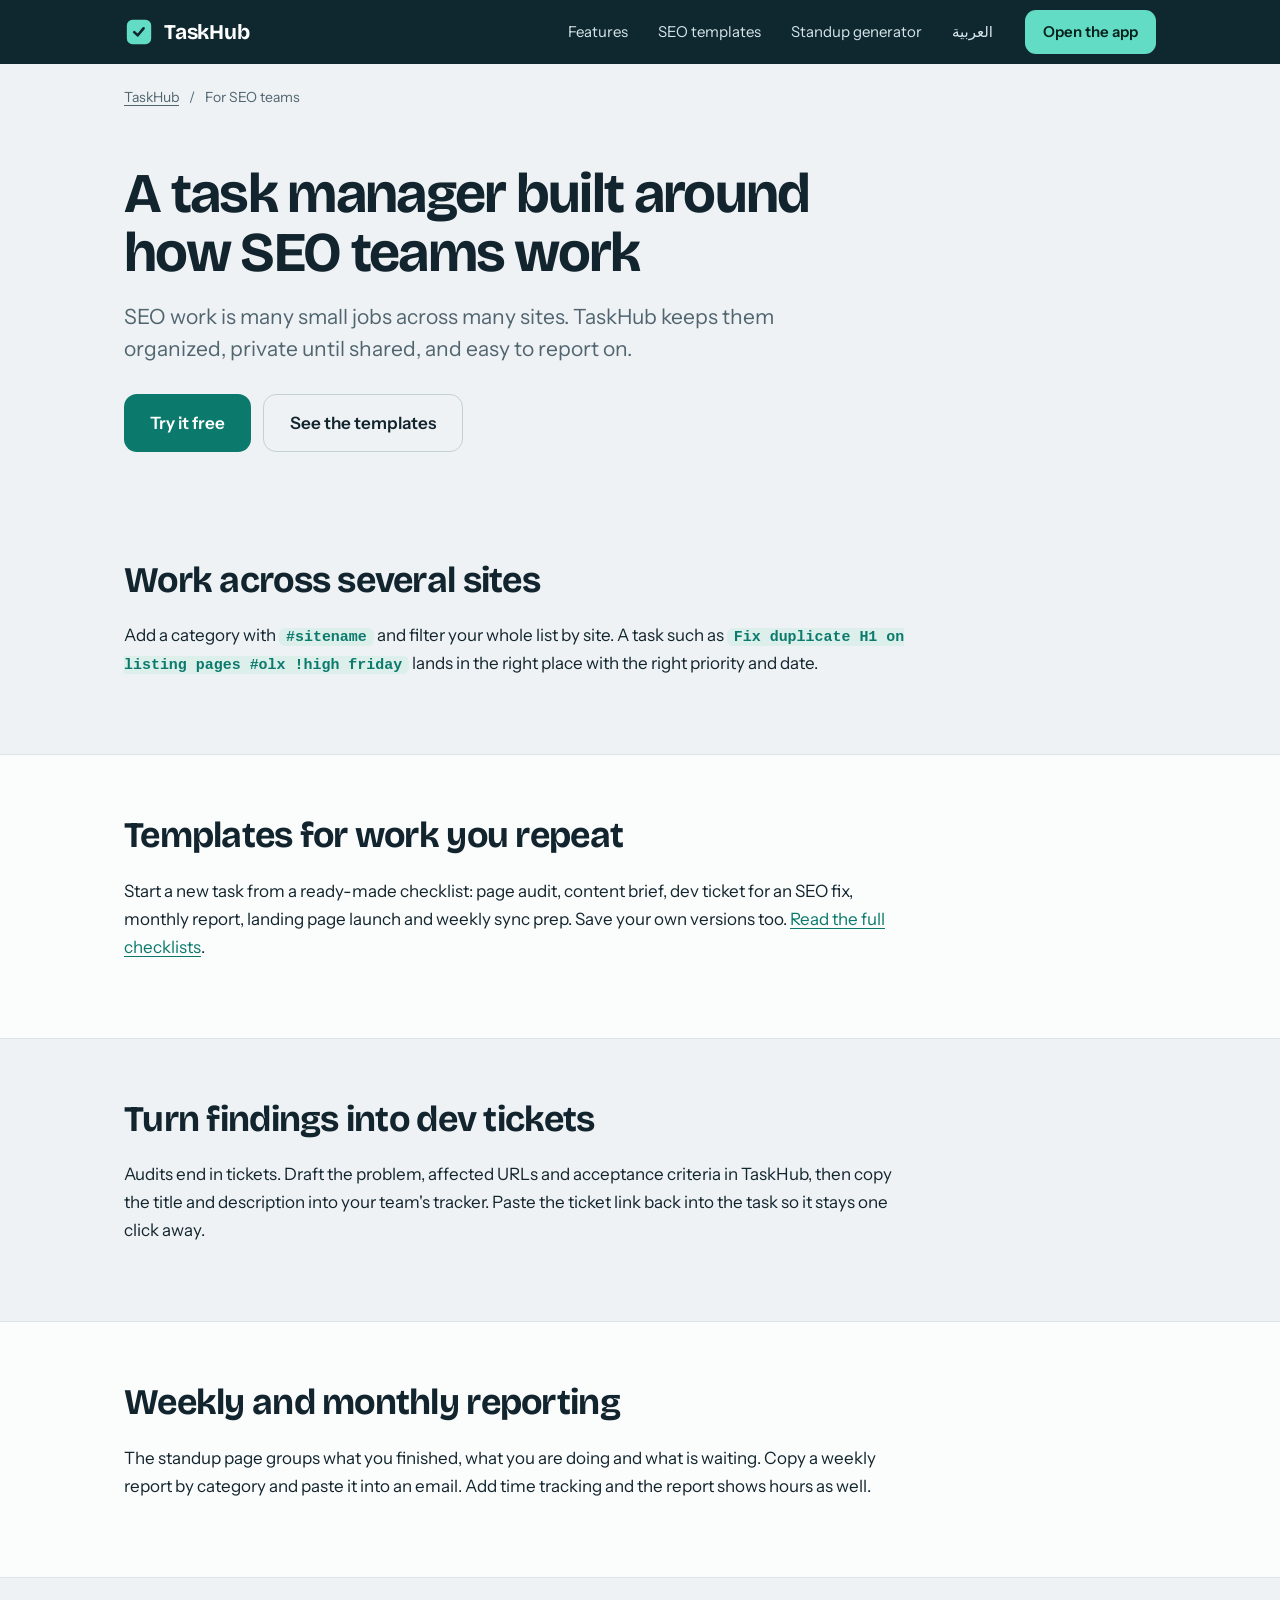
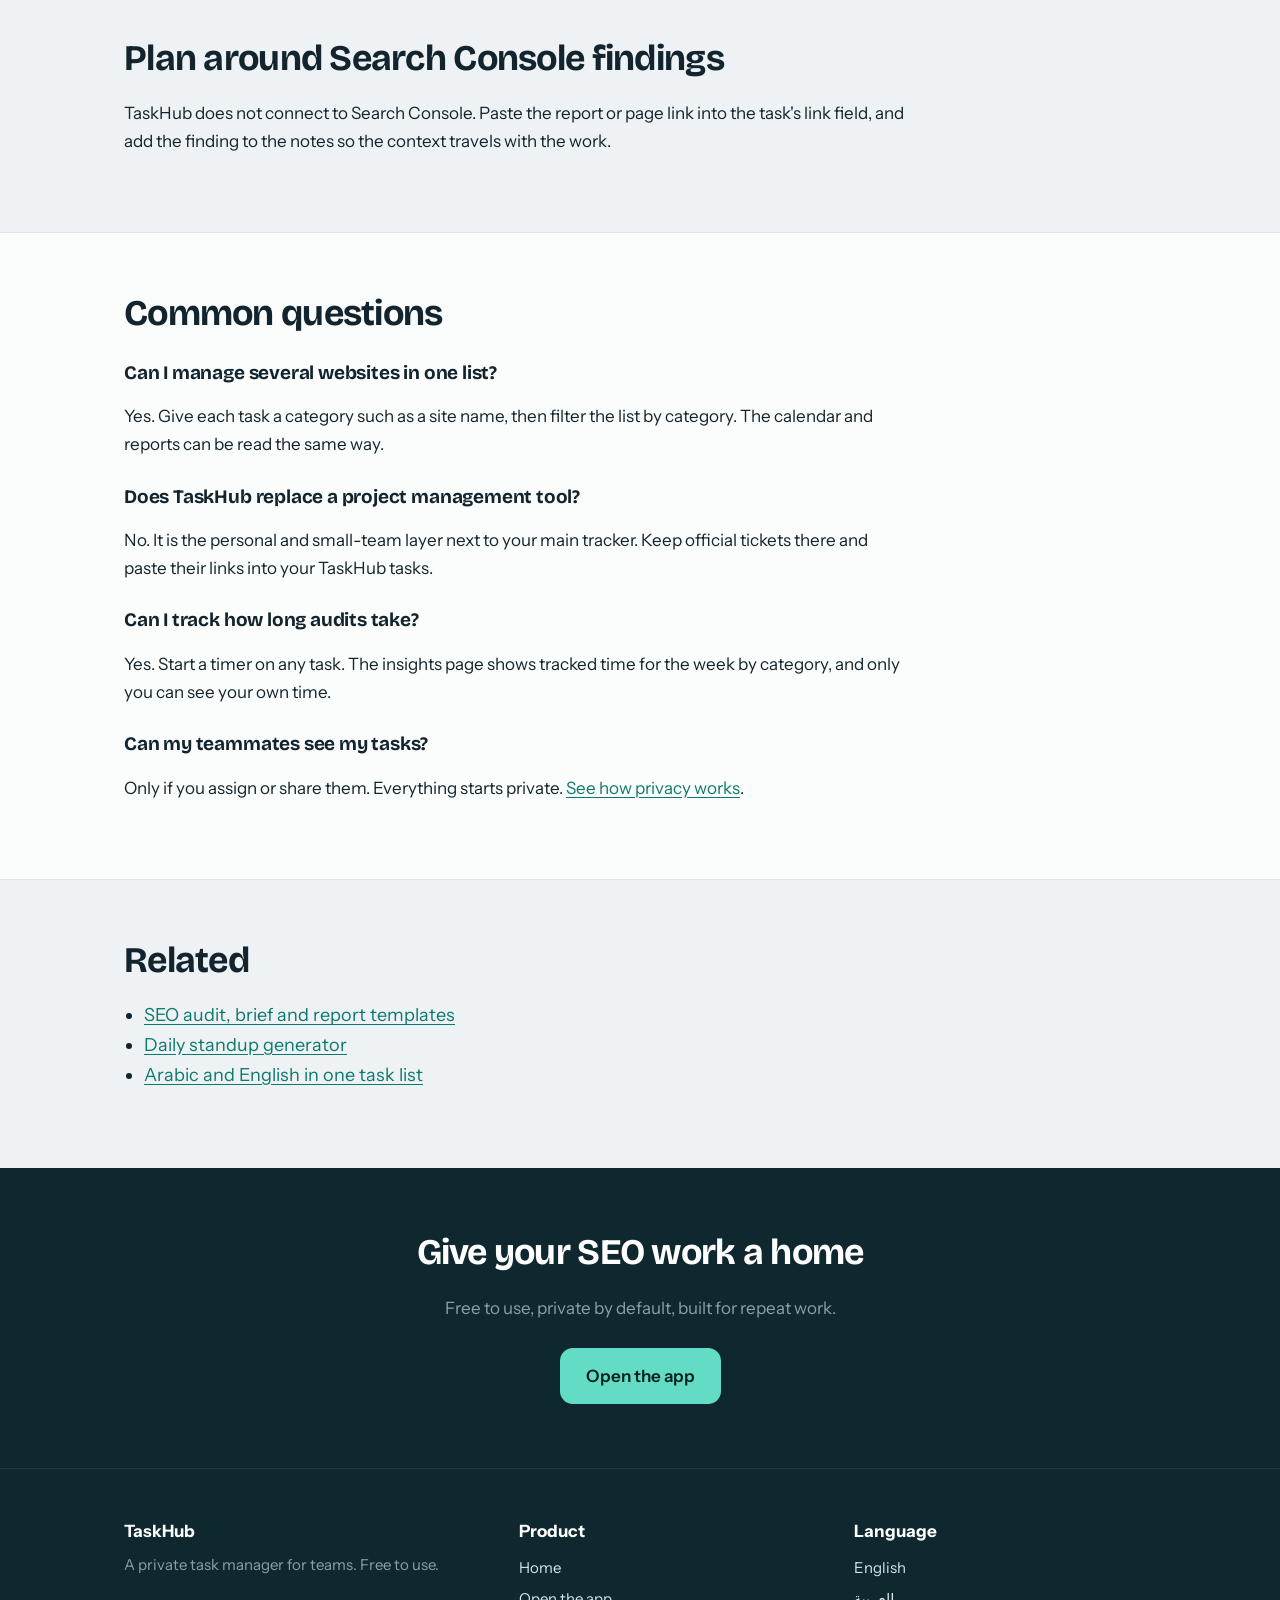
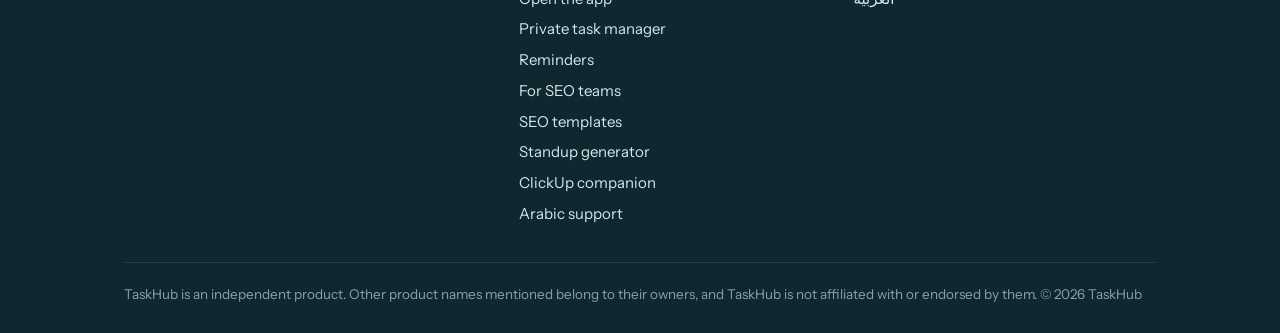
<file: task-manager-for-seo-teams/index.html>
<!doctype html>
<html lang="en" dir="ltr">
<head>
<meta charset="utf-8">
<meta name="viewport" content="width=device-width, initial-scale=1">
<title>Task Manager for SEO Teams: Audits, Briefs, Reports</title>
<meta name="description" content="A task manager shaped around SEO work: categories per site, audit and brief templates, dev-ticket drafts, weekly reports and standups without the meeting.">
<link rel="canonical" href="https://taskhub-beryl-kappa.vercel.app/task-manager-for-seo-teams/">

<meta name="robots" content="index, follow, max-image-preview:large">
<meta name="theme-color" content="#0F2830">
<meta property="og:type" content="website">
<meta property="og:site_name" content="TaskHub">
<meta property="og:title" content="Task Manager for SEO Teams: Audits, Briefs, Reports">
<meta property="og:description" content="A task manager shaped around SEO work: categories per site, audit and brief templates, dev-ticket drafts, weekly reports and standups without the meeting.">
<meta property="og:url" content="https://taskhub-beryl-kappa.vercel.app/task-manager-for-seo-teams/">
<meta property="og:image" content="https://taskhub-beryl-kappa.vercel.app/og-image.png">
<meta property="og:image:width" content="1200">
<meta property="og:image:height" content="630">
<meta property="og:locale" content="en_US">
<meta name="twitter:card" content="summary_large_image">
<meta name="twitter:title" content="Task Manager for SEO Teams: Audits, Briefs, Reports">
<meta name="twitter:description" content="A task manager shaped around SEO work: categories per site, audit and brief templates, dev-ticket drafts, weekly reports and standups without the meeting.">
<meta name="twitter:image" content="https://taskhub-beryl-kappa.vercel.app/og-image.png">
<link rel="icon" href="/icon.svg" type="image/svg+xml">
<link rel="preconnect" href="https://fonts.googleapis.com">
<link rel="preconnect" href="https://fonts.gstatic.com" crossorigin>
<link rel="stylesheet" href="https://fonts.googleapis.com/css2?family=Bricolage+Grotesque:opsz,wght@12..96,500;12..96,700&family=Instrument+Sans:wght@400;500;600&display=swap">
<link rel="stylesheet" href="/site.css">
<script type="application/ld+json">[{"@context":"https://schema.org","@type":"SoftwareApplication","name":"TaskHub","applicationCategory":"BusinessApplication","operatingSystem":"Web, Windows, macOS, Android, iOS","url":"https://taskhub-beryl-kappa.vercel.app/","description":"A task manager shaped around SEO work: categories per site, audit and brief templates, dev-ticket drafts, weekly reports and standups without the meeting.","inLanguage":"en","offers":{"@type":"Offer","price":"0","priceCurrency":"USD"}},{"@context":"https://schema.org","@type":"BreadcrumbList","itemListElement":[{"@type":"ListItem","position":1,"name":"TaskHub","item":"https://taskhub-beryl-kappa.vercel.app/"},{"@type":"ListItem","position":2,"name":"For SEO teams","item":"https://taskhub-beryl-kappa.vercel.app/task-manager-for-seo-teams/"}]},{"@context":"https://schema.org","@type":"FAQPage","mainEntity":[{"@type":"Question","name":"Can I manage several websites in one list?","acceptedAnswer":{"@type":"Answer","text":"Yes. Give each task a category such as a site name, then filter the list by category. The calendar and reports can be read the same way."}},{"@type":"Question","name":"Does TaskHub replace a project management tool?","acceptedAnswer":{"@type":"Answer","text":"No. It is the personal and small-team layer next to your main tracker. Keep official tickets there and paste their links into your TaskHub tasks."}},{"@type":"Question","name":"Can I track how long audits take?","acceptedAnswer":{"@type":"Answer","text":"Yes. Start a timer on any task. The insights page shows tracked time for the week by category, and only you can see your own time."}},{"@type":"Question","name":"Can my teammates see my tasks?","acceptedAnswer":{"@type":"Answer","text":"Only if you assign or share them. Everything starts private. See how privacy works."}}]}]</script>
</head>
<body class="">
<a class="skip" href="#main">Skip to content</a>
<header class="top"><div class="wrap bar">
 <a class="brand" href="/"><svg class="logo-mark" viewBox="0 0 32 32" aria-hidden="true"><path fill="currentColor" fill-rule="evenodd" d="M9 3h14a6 6 0 0 1 6 6v14a6 6 0 0 1-6 6H9a6 6 0 0 1-6-6V9a6 6 0 0 1 6-6Zm10.7 8.3-5.2 6.3-2.6-2.5a1.4 1.4 0 0 0-2 2l3.7 3.5a1.4 1.4 0 0 0 2-.1l6.1-7.3a1.4 1.4 0 1 0-2-1.9Z"/></svg><span>TaskHub</span></a>
 <nav aria-label="Main"><a href="/#features">Features</a><a href="/seo-task-templates/">SEO templates</a><a href="/daily-standup-generator/">Standup generator</a><a href="/ar/" hreflang="ar" lang="ar">العربية</a></nav>
 <a class="btn" href="/app/">Open the app</a>
</div></header>
<main id="main">
<div class="wrap"><nav class="crumbs" aria-label="Breadcrumb"><a href="/">TaskHub</a><span aria-hidden="true">/</span><span>For SEO teams</span></nav></div>
<section class="hero"><div class="wrap"><div class="hero-in"><h1>A task manager built around how SEO teams work</h1><p class="lead">SEO work is many small jobs across many sites. TaskHub keeps them organized, private until shared, and easy to report on.</p><div class="btns"><a class="btn big" href="/app/">Try it free</a><a class="btn ghost big" href="/seo-task-templates/">See the templates</a></div></div></div></section>
<section class="block"><div class="wrap"><h2>Work across several sites</h2><p>Add a category with <code>#sitename</code> and filter your whole list by site. A task such as <code>Fix duplicate H1 on listing pages #olx !high friday</code> lands in the right place with the right priority and date.</p></div></section>
<section class="block alt"><div class="wrap"><h2>Templates for work you repeat</h2><p>Start a new task from a ready-made checklist: page audit, content brief, dev ticket for an SEO fix, monthly report, landing page launch and weekly sync prep. Save your own versions too. <a href="/seo-task-templates/">Read the full checklists</a>.</p></div></section>
<section class="block"><div class="wrap"><h2>Turn findings into dev tickets</h2><p>Audits end in tickets. Draft the problem, affected URLs and acceptance criteria in TaskHub, then copy the title and description into your team's tracker. Paste the ticket link back into the task so it stays one click away.</p></div></section>
<section class="block alt"><div class="wrap"><h2>Weekly and monthly reporting</h2><p>The standup page groups what you finished, what you are doing and what is waiting. Copy a weekly report by category and paste it into an email. Add time tracking and the report shows hours as well.</p></div></section>
<section class="block"><div class="wrap"><h2>Plan around Search Console findings</h2><p>TaskHub does not connect to Search Console. Paste the report or page link into the task's link field, and add the finding to the notes so the context travels with the work.</p></div></section>
<section class="block alt"><div class="wrap"><h2>Common questions</h2><h3>Can I manage several websites in one list?</h3><p>Yes. Give each task a category such as a site name, then filter the list by category. The calendar and reports can be read the same way.</p><h3>Does TaskHub replace a project management tool?</h3><p>No. It is the personal and small-team layer next to your main tracker. Keep official tickets there and paste their links into your TaskHub tasks.</p><h3>Can I track how long audits take?</h3><p>Yes. Start a timer on any task. The insights page shows tracked time for the week by category, and only you can see your own time.</p><h3>Can my teammates see my tasks?</h3><p>Only if you assign or share them. Everything starts private. <a href="/private-task-manager-for-teams/">See how privacy works</a>.</p></div></section>
<section class="block"><div class="wrap"><h2>Related</h2><ul class="links"><li><a href="/seo-task-templates/">SEO audit, brief and report templates</a></li><li><a href="/daily-standup-generator/">Daily standup generator</a></li><li><a href="/arabic-task-manager/">Arabic and English in one task list</a></li></ul></div></section>
<section class="cta"><div class="wrap"><h2>Give your SEO work a home</h2><p>Free to use, private by default, built for repeat work.</p><a class="btn big" href="/app/">Open the app</a></div></section>
</main>
<footer class="foot"><div class="wrap">
 <div class="cols"><div><b>TaskHub</b><p>A private task manager for teams. Free to use.</p></div>
       <div><b>Product</b><a href="/">Home</a><a href="/app/">Open the app</a><a href="/private-task-manager-for-teams/">Private task manager</a><a href="/task-manager-with-reminders/">Reminders</a><a href="/task-manager-for-seo-teams/">For SEO teams</a><a href="/seo-task-templates/">SEO templates</a><a href="/daily-standup-generator/">Standup generator</a><a href="/clickup-companion-app/">ClickUp companion</a><a href="/arabic-task-manager/">Arabic support</a></div>
       <div><b>Language</b><a href="/" hreflang="en">English</a><a href="/ar/" hreflang="ar" lang="ar">العربية</a></div></div>
 <p class="legal">TaskHub is an independent product. Other product names mentioned belong to their owners, and TaskHub is not affiliated with or endorsed by them. © 2026 TaskHub</p>
</div></footer>
<script>try{var k=Object.keys(localStorage).some(function(x){return /^sb-.*-auth-token$/.test(x)});if(location.hash.indexOf('#join=')===0){location.replace('/app/'+location.hash)}else if(k&&location.pathname==='/'&&!location.search){location.replace('/app/')}}catch(e){}</script>
</body>
</html>
</file>
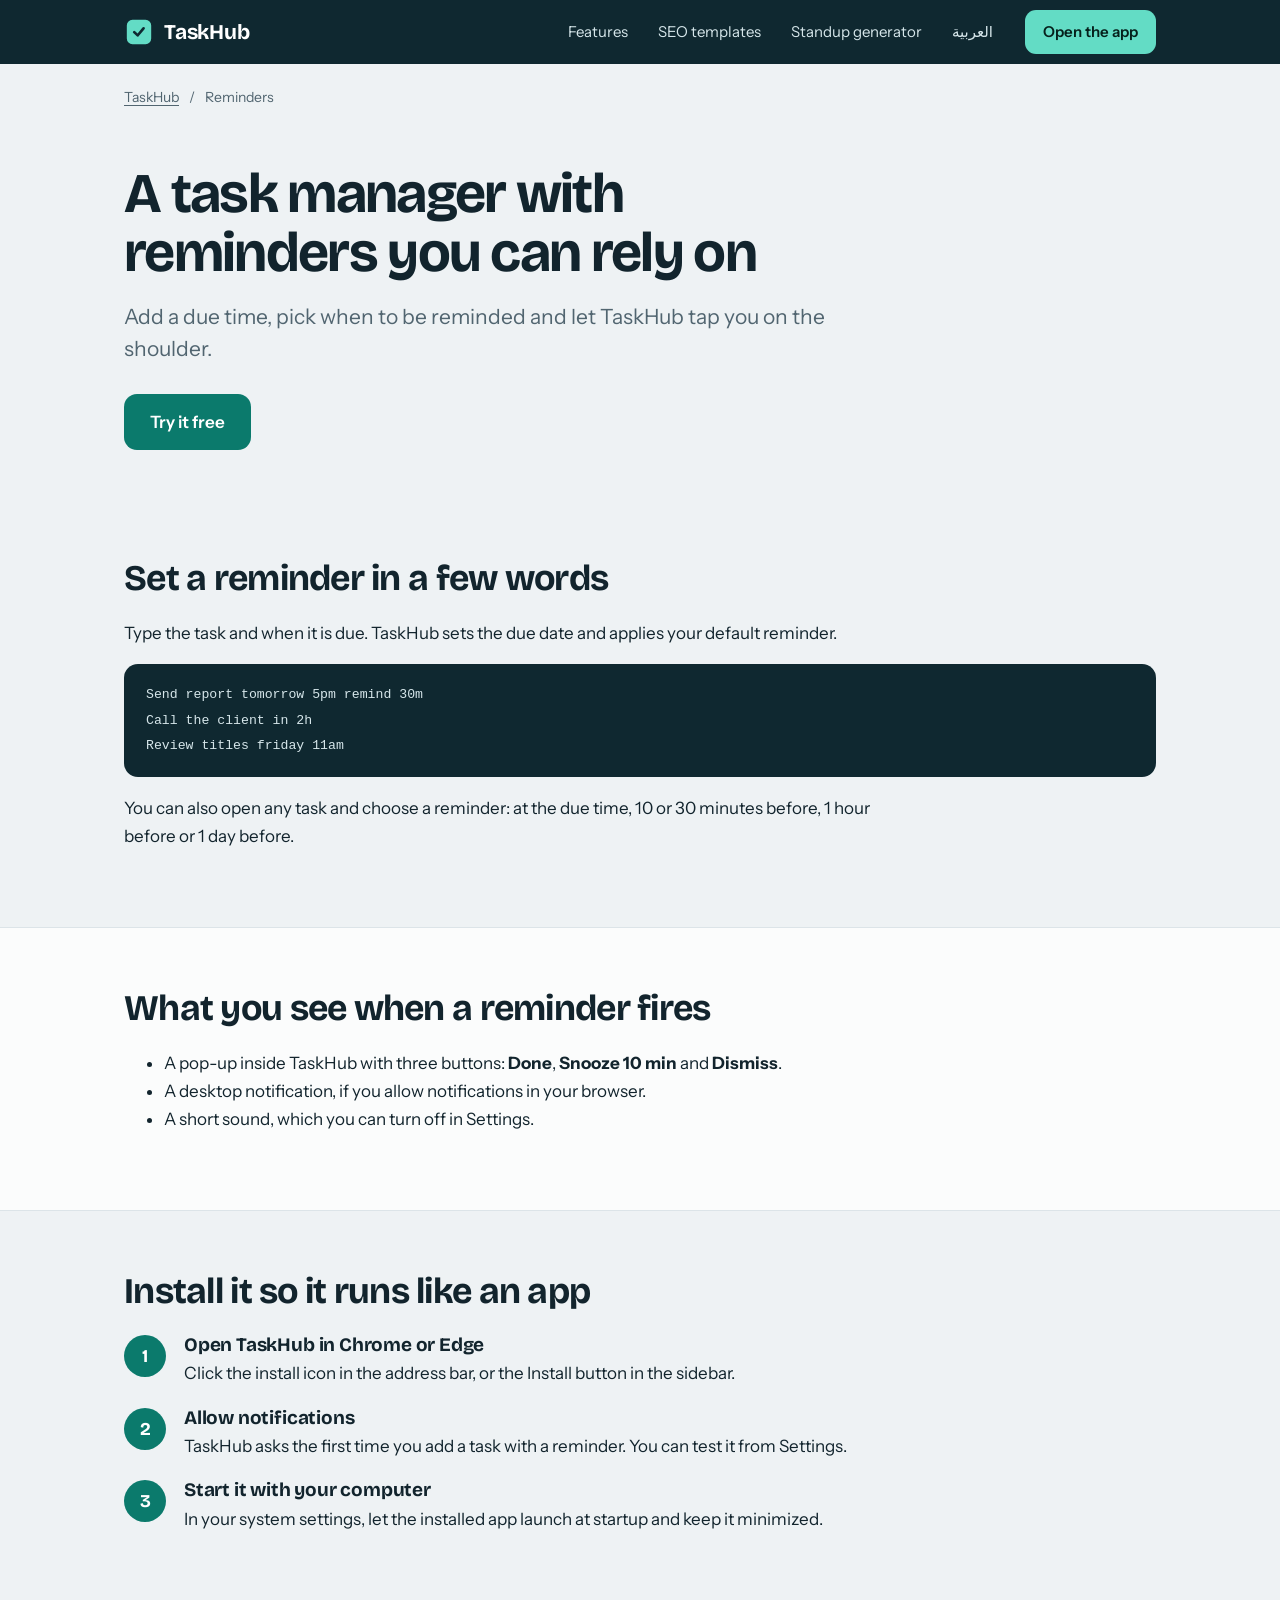
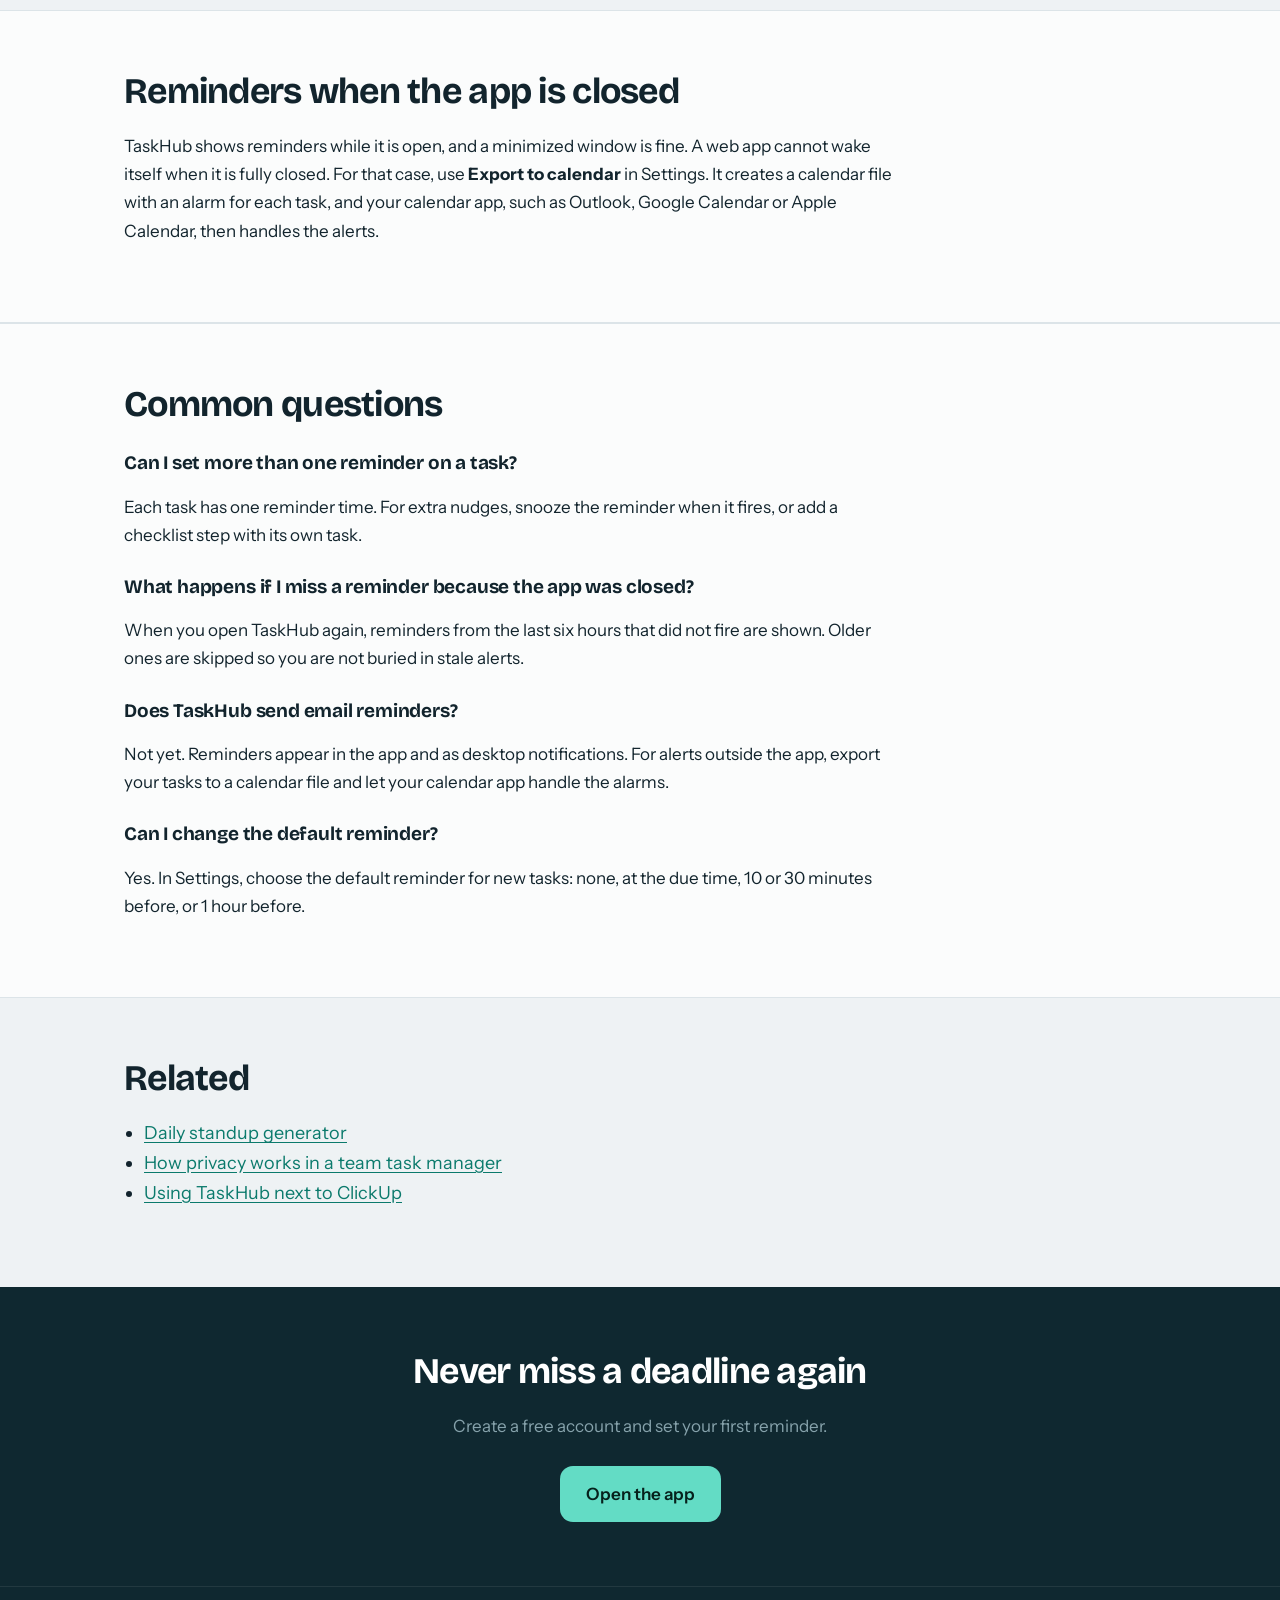
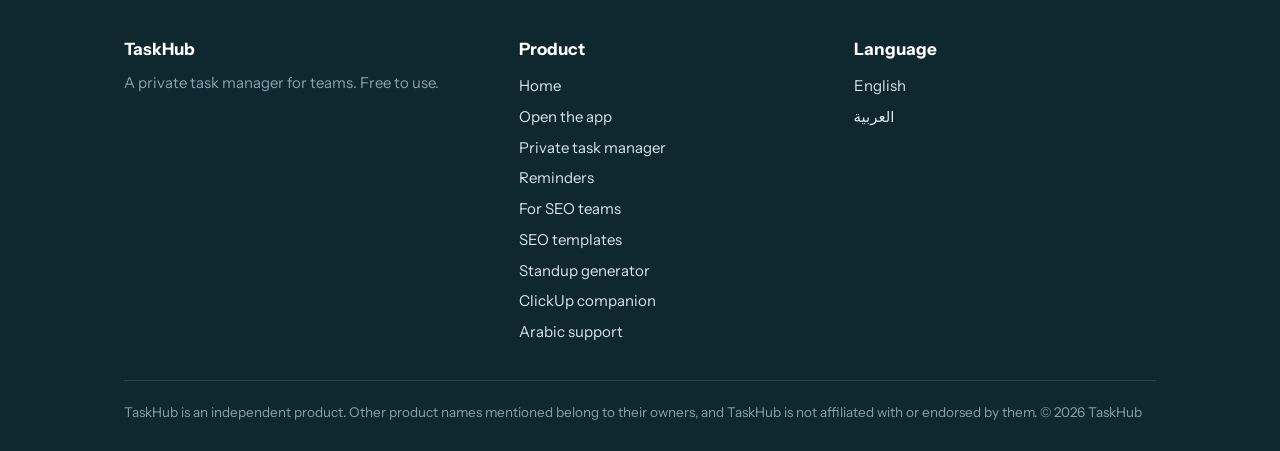
<file: task-manager-with-reminders/index.html>
<!doctype html>
<html lang="en" dir="ltr">
<head>
<meta charset="utf-8">
<meta name="viewport" content="width=device-width, initial-scale=1">
<title>Task Manager With Reminders and Desktop Alerts | TaskHub</title>
<meta name="description" content="Set a reminder at the due time or earlier, get a desktop alert, then snooze, finish or dismiss it. Install TaskHub so reminders run like a real app.">
<link rel="canonical" href="https://taskhub-beryl-kappa.vercel.app/task-manager-with-reminders/">

<meta name="robots" content="index, follow, max-image-preview:large">
<meta name="theme-color" content="#0F2830">
<meta property="og:type" content="website">
<meta property="og:site_name" content="TaskHub">
<meta property="og:title" content="Task Manager With Reminders and Desktop Alerts | TaskHub">
<meta property="og:description" content="Set a reminder at the due time or earlier, get a desktop alert, then snooze, finish or dismiss it. Install TaskHub so reminders run like a real app.">
<meta property="og:url" content="https://taskhub-beryl-kappa.vercel.app/task-manager-with-reminders/">
<meta property="og:image" content="https://taskhub-beryl-kappa.vercel.app/og-image.png">
<meta property="og:image:width" content="1200">
<meta property="og:image:height" content="630">
<meta property="og:locale" content="en_US">
<meta name="twitter:card" content="summary_large_image">
<meta name="twitter:title" content="Task Manager With Reminders and Desktop Alerts | TaskHub">
<meta name="twitter:description" content="Set a reminder at the due time or earlier, get a desktop alert, then snooze, finish or dismiss it. Install TaskHub so reminders run like a real app.">
<meta name="twitter:image" content="https://taskhub-beryl-kappa.vercel.app/og-image.png">
<link rel="icon" href="/icon.svg" type="image/svg+xml">
<link rel="preconnect" href="https://fonts.googleapis.com">
<link rel="preconnect" href="https://fonts.gstatic.com" crossorigin>
<link rel="stylesheet" href="https://fonts.googleapis.com/css2?family=Bricolage+Grotesque:opsz,wght@12..96,500;12..96,700&family=Instrument+Sans:wght@400;500;600&display=swap">
<link rel="stylesheet" href="/site.css">
<script type="application/ld+json">[{"@context":"https://schema.org","@type":"SoftwareApplication","name":"TaskHub","applicationCategory":"BusinessApplication","operatingSystem":"Web, Windows, macOS, Android, iOS","url":"https://taskhub-beryl-kappa.vercel.app/","description":"Set a reminder at the due time or earlier, get a desktop alert, then snooze, finish or dismiss it. Install TaskHub so reminders run like a real app.","inLanguage":"en","offers":{"@type":"Offer","price":"0","priceCurrency":"USD"}},{"@context":"https://schema.org","@type":"BreadcrumbList","itemListElement":[{"@type":"ListItem","position":1,"name":"TaskHub","item":"https://taskhub-beryl-kappa.vercel.app/"},{"@type":"ListItem","position":2,"name":"Reminders","item":"https://taskhub-beryl-kappa.vercel.app/task-manager-with-reminders/"}]},{"@context":"https://schema.org","@type":"FAQPage","mainEntity":[{"@type":"Question","name":"Can I set more than one reminder on a task?","acceptedAnswer":{"@type":"Answer","text":"Each task has one reminder time. For extra nudges, snooze the reminder when it fires, or add a checklist step with its own task."}},{"@type":"Question","name":"What happens if I miss a reminder because the app was closed?","acceptedAnswer":{"@type":"Answer","text":"When you open TaskHub again, reminders from the last six hours that did not fire are shown. Older ones are skipped so you are not buried in stale alerts."}},{"@type":"Question","name":"Does TaskHub send email reminders?","acceptedAnswer":{"@type":"Answer","text":"Not yet. Reminders appear in the app and as desktop notifications. For alerts outside the app, export your tasks to a calendar file and let your calendar app handle the alarms."}},{"@type":"Question","name":"Can I change the default reminder?","acceptedAnswer":{"@type":"Answer","text":"Yes. In Settings, choose the default reminder for new tasks: none, at the due time, 10 or 30 minutes before, or 1 hour before."}}]}]</script>
</head>
<body class="">
<a class="skip" href="#main">Skip to content</a>
<header class="top"><div class="wrap bar">
 <a class="brand" href="/"><svg class="logo-mark" viewBox="0 0 32 32" aria-hidden="true"><path fill="currentColor" fill-rule="evenodd" d="M9 3h14a6 6 0 0 1 6 6v14a6 6 0 0 1-6 6H9a6 6 0 0 1-6-6V9a6 6 0 0 1 6-6Zm10.7 8.3-5.2 6.3-2.6-2.5a1.4 1.4 0 0 0-2 2l3.7 3.5a1.4 1.4 0 0 0 2-.1l6.1-7.3a1.4 1.4 0 1 0-2-1.9Z"/></svg><span>TaskHub</span></a>
 <nav aria-label="Main"><a href="/#features">Features</a><a href="/seo-task-templates/">SEO templates</a><a href="/daily-standup-generator/">Standup generator</a><a href="/ar/" hreflang="ar" lang="ar">العربية</a></nav>
 <a class="btn" href="/app/">Open the app</a>
</div></header>
<main id="main">
<div class="wrap"><nav class="crumbs" aria-label="Breadcrumb"><a href="/">TaskHub</a><span aria-hidden="true">/</span><span>Reminders</span></nav></div>
<section class="hero"><div class="wrap"><div class="hero-in"><h1>A task manager with reminders you can rely on</h1><p class="lead">Add a due time, pick when to be reminded and let TaskHub tap you on the shoulder.</p><div class="btns"><a class="btn big" href="/app/">Try it free</a></div></div></div></section>
<section class="block"><div class="wrap"><h2>Set a reminder in a few words</h2><p>Type the task and when it is due. TaskHub sets the due date and applies your default reminder.</p>
      <pre><code>Send report tomorrow 5pm remind 30m
Call the client in 2h
Review titles friday 11am</code></pre>
      <p>You can also open any task and choose a reminder: at the due time, 10 or 30 minutes before, 1 hour before or 1 day before.</p></div></section>
<section class="block alt"><div class="wrap"><h2>What you see when a reminder fires</h2><ul>
      <li>A pop-up inside TaskHub with three buttons: <b>Done</b>, <b>Snooze 10 min</b> and <b>Dismiss</b>.</li>
      <li>A desktop notification, if you allow notifications in your browser.</li>
      <li>A short sound, which you can turn off in Settings.</li></ul></div></section>
<section class="block"><div class="wrap"><h2>Install it so it runs like an app</h2><ol class="steps">
      <li><h3>Open TaskHub in Chrome or Edge</h3><p>Click the install icon in the address bar, or the Install button in the sidebar.</p></li>
      <li><h3>Allow notifications</h3><p>TaskHub asks the first time you add a task with a reminder. You can test it from Settings.</p></li>
      <li><h3>Start it with your computer</h3><p>In your system settings, let the installed app launch at startup and keep it minimized.</p></li></ol></div></section>
<section class="block alt"><div class="wrap"><h2>Reminders when the app is closed</h2><p>TaskHub shows reminders while it is open, and a minimized window is fine. A web app cannot wake itself when it is fully closed. For that case, use <b>Export to calendar</b> in Settings. It creates a calendar file with an alarm for each task, and your calendar app, such as Outlook, Google Calendar or Apple Calendar, then handles the alerts.</p></div></section>
<section class="block alt"><div class="wrap"><h2>Common questions</h2><h3>Can I set more than one reminder on a task?</h3><p>Each task has one reminder time. For extra nudges, snooze the reminder when it fires, or add a checklist step with its own task.</p><h3>What happens if I miss a reminder because the app was closed?</h3><p>When you open TaskHub again, reminders from the last six hours that did not fire are shown. Older ones are skipped so you are not buried in stale alerts.</p><h3>Does TaskHub send email reminders?</h3><p>Not yet. Reminders appear in the app and as desktop notifications. For alerts outside the app, export your tasks to a calendar file and let your calendar app handle the alarms.</p><h3>Can I change the default reminder?</h3><p>Yes. In Settings, choose the default reminder for new tasks: none, at the due time, 10 or 30 minutes before, or 1 hour before.</p></div></section>
<section class="block"><div class="wrap"><h2>Related</h2><ul class="links"><li><a href="/daily-standup-generator/">Daily standup generator</a></li><li><a href="/private-task-manager-for-teams/">How privacy works in a team task manager</a></li><li><a href="/clickup-companion-app/">Using TaskHub next to ClickUp</a></li></ul></div></section>
<section class="cta"><div class="wrap"><h2>Never miss a deadline again</h2><p>Create a free account and set your first reminder.</p><a class="btn big" href="/app/">Open the app</a></div></section>
</main>
<footer class="foot"><div class="wrap">
 <div class="cols"><div><b>TaskHub</b><p>A private task manager for teams. Free to use.</p></div>
       <div><b>Product</b><a href="/">Home</a><a href="/app/">Open the app</a><a href="/private-task-manager-for-teams/">Private task manager</a><a href="/task-manager-with-reminders/">Reminders</a><a href="/task-manager-for-seo-teams/">For SEO teams</a><a href="/seo-task-templates/">SEO templates</a><a href="/daily-standup-generator/">Standup generator</a><a href="/clickup-companion-app/">ClickUp companion</a><a href="/arabic-task-manager/">Arabic support</a></div>
       <div><b>Language</b><a href="/" hreflang="en">English</a><a href="/ar/" hreflang="ar" lang="ar">العربية</a></div></div>
 <p class="legal">TaskHub is an independent product. Other product names mentioned belong to their owners, and TaskHub is not affiliated with or endorsed by them. © 2026 TaskHub</p>
</div></footer>
<script>try{var k=Object.keys(localStorage).some(function(x){return /^sb-.*-auth-token$/.test(x)});if(location.hash.indexOf('#join=')===0){location.replace('/app/'+location.hash)}else if(k&&location.pathname==='/'&&!location.search){location.replace('/app/')}}catch(e){}</script>
</body>
</html>
</file>
<file: site.css>
/* TaskHub public website */
:root{--canvas:#EEF2F4;--paper:#FBFCFC;--ink:#12242D;--ink-2:#516570;--line:#DCE4E8;--line-2:#C3D0D6;--accent:#0B7A6C;--accent-ink:#fff;--accent-soft:#DCEFEB;--hot:#D2432D;--warm:#B97A12;--calm:#3F8A55;--rail:#0F2830;--rail-ink:#D6E6EA;--rail-mute:#86A2AB;--mint:#63DCC5;
 --fd:'Bricolage Grotesque','Segoe UI',system-ui,sans-serif;--fb:'Instrument Sans','Segoe UI',system-ui,sans-serif}
@media (prefers-color-scheme:dark){:root{--canvas:#0B171D;--paper:#112129;--ink:#E4EEF1;--ink-2:#9BB0B8;--line:#1F343D;--line-2:#2E4853;--accent:#4FD0BA;--accent-ink:#06211C;--accent-soft:#12363A;--hot:#FF7B63;--warm:#E6B04C;--calm:#7CC68C;--rail:#071319}}
*{box-sizing:border-box}
html{scroll-behavior:smooth;-webkit-text-size-adjust:100%}
@media (prefers-reduced-motion:reduce){html{scroll-behavior:auto}}
body{margin:0;font:17px/1.65 var(--fb);background:var(--canvas);color:var(--ink);-webkit-font-smoothing:antialiased}
body.ar{--fd:'IBM Plex Sans Arabic','Segoe UI',Tahoma,sans-serif;--fb:'IBM Plex Sans Arabic','Segoe UI',Tahoma,sans-serif;line-height:1.85}
.wrap{max-width:1080px;margin-inline:auto;padding-inline:24px}
a{color:var(--accent);text-underline-offset:3px}
a:focus-visible,.btn:focus-visible{outline:2px solid var(--accent);outline-offset:3px;border-radius:6px}
.skip{position:absolute;inset-inline-start:-999px;top:8px;background:var(--paper);color:var(--ink);padding:8px 14px;border-radius:8px;z-index:20}
.skip:focus{inset-inline-start:12px}
code{font:600 .88em ui-monospace,Consolas,monospace;background:var(--accent-soft);color:var(--accent);padding:1px 7px;border-radius:6px;white-space:normal}
pre{background:var(--rail);color:var(--rail-ink);padding:18px 22px;border-radius:14px;overflow-x:auto;font-size:15px;line-height:1.7;direction:ltr;text-align:left}
pre code{background:none;color:inherit;padding:0;font-weight:500;white-space:pre}
/* header */
.top{background:var(--rail);color:#fff;position:sticky;top:0;z-index:10}
.bar{display:flex;align-items:center;gap:20px;min-height:64px}
.brand{display:flex;align-items:center;gap:10px;color:#fff;text-decoration:none;font:700 21px var(--fd);letter-spacing:-.01em}
.logo-mark{width:30px;height:30px;color:var(--mint)}
.top nav{display:flex;gap:6px;margin-inline-start:auto;flex-wrap:wrap}
.top nav a{color:var(--rail-ink);text-decoration:none;padding:8px 12px;border-radius:9px;font-size:15px}
.top nav a:hover{background:rgba(255,255,255,.08);color:#fff}
.btn{display:inline-flex;align-items:center;justify-content:center;background:var(--mint);color:#06211C;text-decoration:none;font-weight:600;border-radius:11px;padding:10px 18px;font-size:15px;border:0;transition:filter .15s}
.btn:hover{filter:brightness(1.07)}
.btn.big{padding:14px 26px;font-size:17px;border-radius:13px}
.btn.ghost{background:transparent;color:inherit;border:1px solid var(--line-2)}
.hero .btn:not(.ghost),.cta .btn{background:var(--accent);color:var(--accent-ink)}
.crumbs{display:flex;gap:10px;font-size:14px;color:var(--ink-2);padding-top:22px}
.crumbs a{color:var(--ink-2)}
/* hero */
.hero{padding:56px 0 48px}
.hero .wrap{display:grid;grid-template-columns:minmax(0,1.05fr) minmax(0,.95fr);gap:44px;align-items:center}
.hero:not(:has(.mock)) .wrap{grid-template-columns:minmax(0,760px)}
h1{font:700 clamp(34px,5vw,56px)/1.05 var(--fd);letter-spacing:-.03em;margin:0 0 18px}
body.ar h1{line-height:1.3;letter-spacing:0}
.lead{font-size:clamp(18px,2vw,21px);line-height:1.55;color:var(--ink-2);margin:0 0 28px;max-width:34em}
.btns{display:flex;gap:12px;flex-wrap:wrap}
/* mock */
.mock{background:var(--rail);border-radius:20px;padding:22px;color:var(--rail-ink);display:grid;gap:10px;box-shadow:0 24px 60px rgba(15,40,48,.28)}
.m-strip{background:rgba(255,255,255,.06);border-radius:14px;padding:14px 16px 16px;display:grid;gap:4px}
.m-strip b{color:#fff;font:700 17px var(--fd)}
.m-strip span{font-size:13.5px;color:var(--rail-mute)}
.m-track{position:relative;height:8px;border-radius:99px;background:rgba(255,255,255,.12);margin-top:14px}
.m-track i{position:absolute;inset:0 auto 0 0;border-radius:99px;background:linear-gradient(90deg,rgba(99,220,197,.2),rgba(99,220,197,.6))}
.m-track u{position:absolute;top:-3px;width:14px;height:14px;margin-inline-start:-7px;border-radius:50%;border:2.5px solid var(--rail);background:#E6B04C}
.m-track u.p3{background:#FF7B63}.m-track u.p1{background:#7CC68C}
.m-row{display:flex;gap:12px;align-items:flex-start;background:rgba(255,255,255,.06);border-radius:12px;padding:13px 16px;border-inline-start:4px solid #E6B04C}
.m-row.p3{border-inline-start-color:#FF7B63}.m-row.p1{border-inline-start-color:#7CC68C}
.m-row s{width:18px;height:18px;border:1.8px solid rgba(255,255,255,.35);border-radius:6px;flex:none;margin-top:2px}
.m-row b{display:block;color:#fff;font-weight:600;font-size:15.5px}
.m-row small{color:var(--rail-mute);font-size:13px}
/* sections */
.block{padding:60px 0}
.block.alt{background:var(--paper);border-block:1px solid var(--line)}
h2{font:700 clamp(26px,3.4vw,36px)/1.15 var(--fd);letter-spacing:-.02em;margin:0 0 20px}
body.ar h2,body.ar h3{letter-spacing:0;line-height:1.4}
h3{font:700 19px/1.3 var(--fd);margin:26px 0 6px;letter-spacing:-.01em}
.block p,.block li{max-width:46em}
.lead2{font-size:19px;color:var(--ink-2)}
.grid3{display:grid;grid-template-columns:repeat(auto-fit,minmax(260px,1fr));gap:18px}
.grid3 article{background:var(--paper);border:1px solid var(--line);border-radius:16px;padding:22px 24px}
.alt .grid3 article{background:var(--canvas)}
.grid3 h3{margin-top:0}
.grid3 p{margin:0;color:var(--ink-2);font-size:16px}
ul.links{padding-inline-start:20px;font-size:18px}
ol.steps{list-style:none;counter-reset:s;padding:0;display:grid;gap:18px;max-width:46em}
ol.steps li{counter-increment:s;position:relative;padding-inline-start:60px}
ol.steps li::before{content:counter(s);position:absolute;inset-inline-start:0;top:2px;width:42px;height:42px;border-radius:50%;background:var(--accent);color:var(--accent-ink);display:grid;place-items:center;font:700 18px var(--fd)}
ol.steps h3{margin:0 0 2px}.steps p{margin:0}
ol.check{padding-inline-start:0;list-style:none;display:grid;gap:10px}
ol.check li{position:relative;padding-inline-start:36px}
ol.check li::before{content:"";position:absolute;inset-inline-start:0;top:5px;width:20px;height:20px;border:2px solid var(--line-2);border-radius:6px;background:var(--paper)}
table{border-collapse:collapse;width:100%;font-size:16px;margin:18px 0;background:var(--paper);border-radius:12px;overflow:hidden;border:1px solid var(--line)}
caption{text-align:start;font-weight:600;padding:0 0 10px}
th,td{padding:12px 16px;text-align:start;border-bottom:1px solid var(--line);vertical-align:top}
thead th{background:var(--accent-soft);color:var(--ink)}
tbody tr:last-child td{border-bottom:0}
/* cta + footer */
.cta{background:var(--rail);color:#fff;text-align:center;padding:64px 0}
.cta h2{color:#fff}.cta p{color:var(--rail-mute);margin:0 auto 26px;max-width:32em}
.cta .btn{background:var(--mint);color:#06211C}
.foot{background:var(--rail);color:var(--rail-ink);padding:48px 0 28px;border-top:1px solid rgba(255,255,255,.08)}
.foot .cols{display:grid;grid-template-columns:1.2fr 1fr 1fr;gap:32px}
.foot b{display:block;color:#fff;margin-bottom:8px}
.foot a{display:block;color:var(--rail-ink);text-decoration:none;padding:3px 0;font-size:15px}
.foot a:hover{color:#fff;text-decoration:underline}
.foot p{margin:0;color:var(--rail-mute);font-size:15px}
.foot .legal{margin-top:32px;padding-top:20px;border-top:1px solid rgba(255,255,255,.1);font-size:13.5px}
@media(max-width:860px){
 .hero .wrap{grid-template-columns:1fr}
 .top nav{display:none}
 .top .btn{margin-inline-start:auto}
 .foot .cols{grid-template-columns:1fr}
 .block{padding:44px 0}
}
</file>
